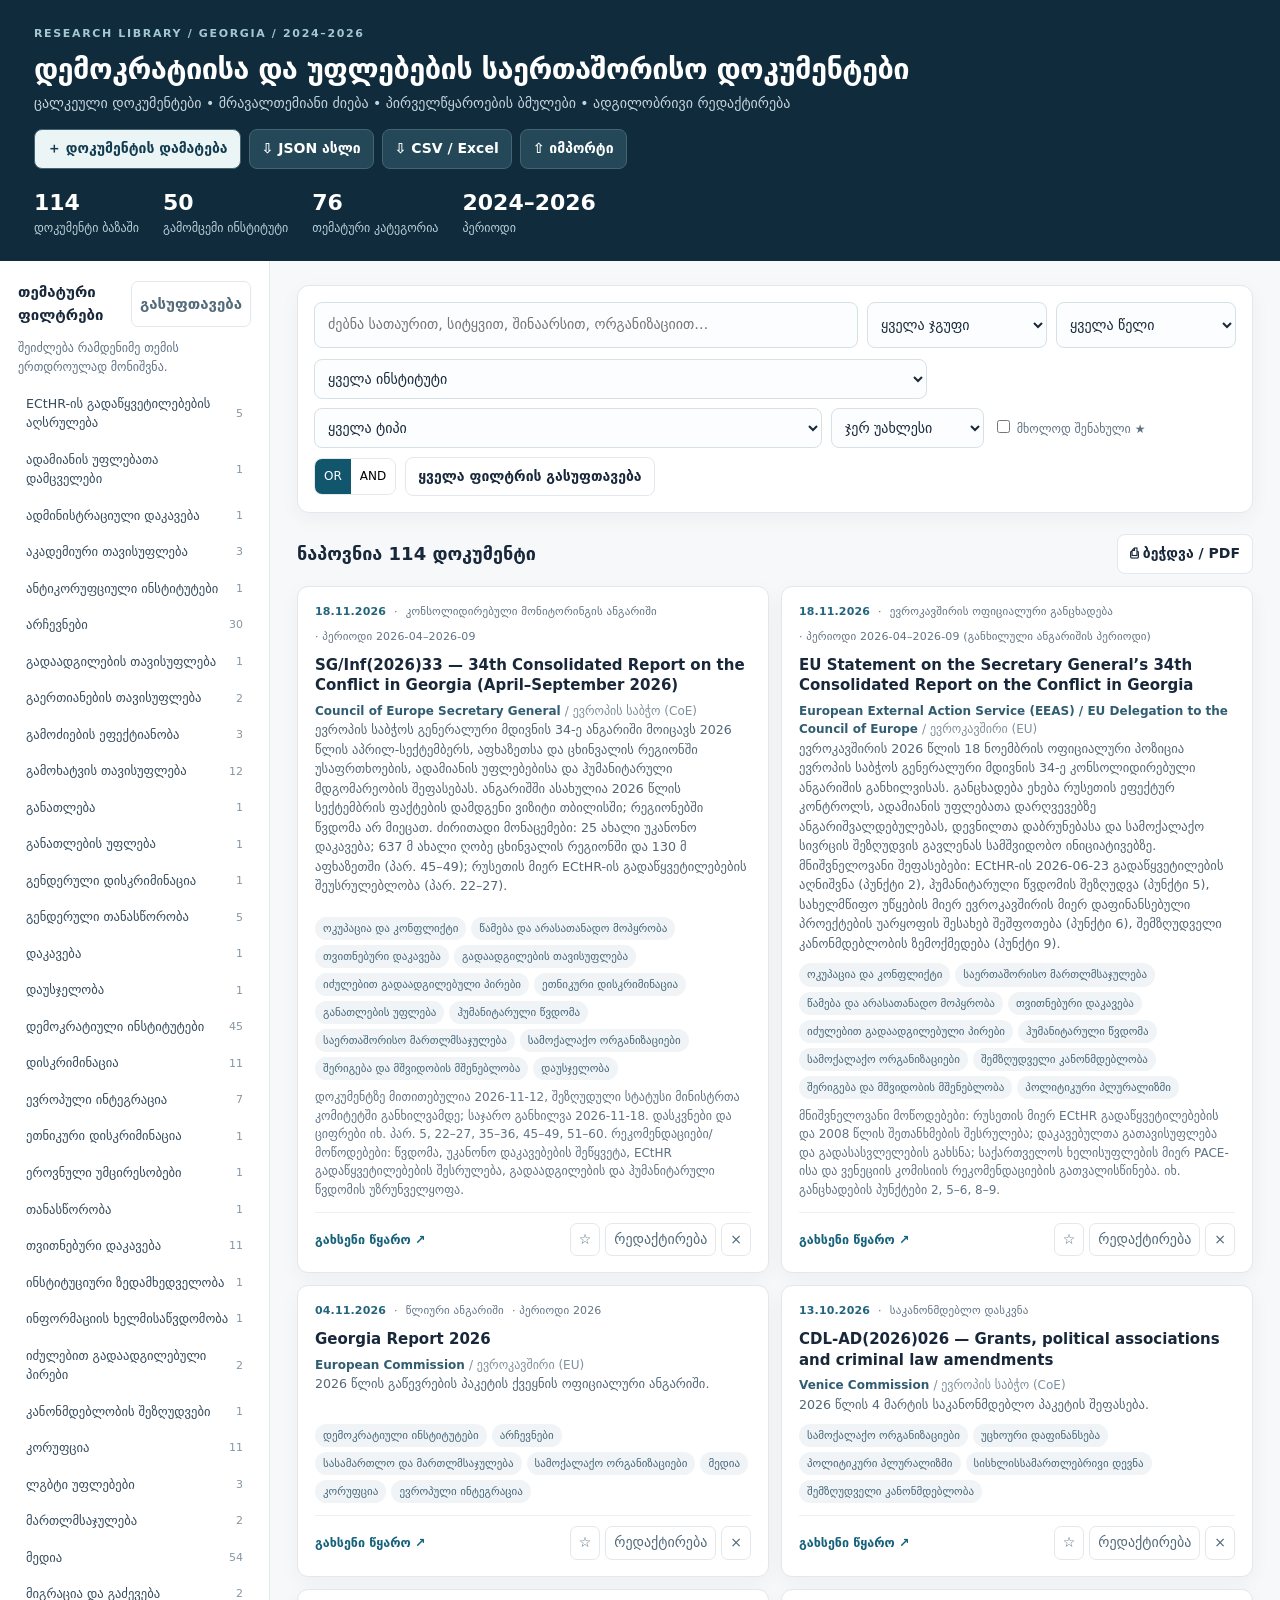
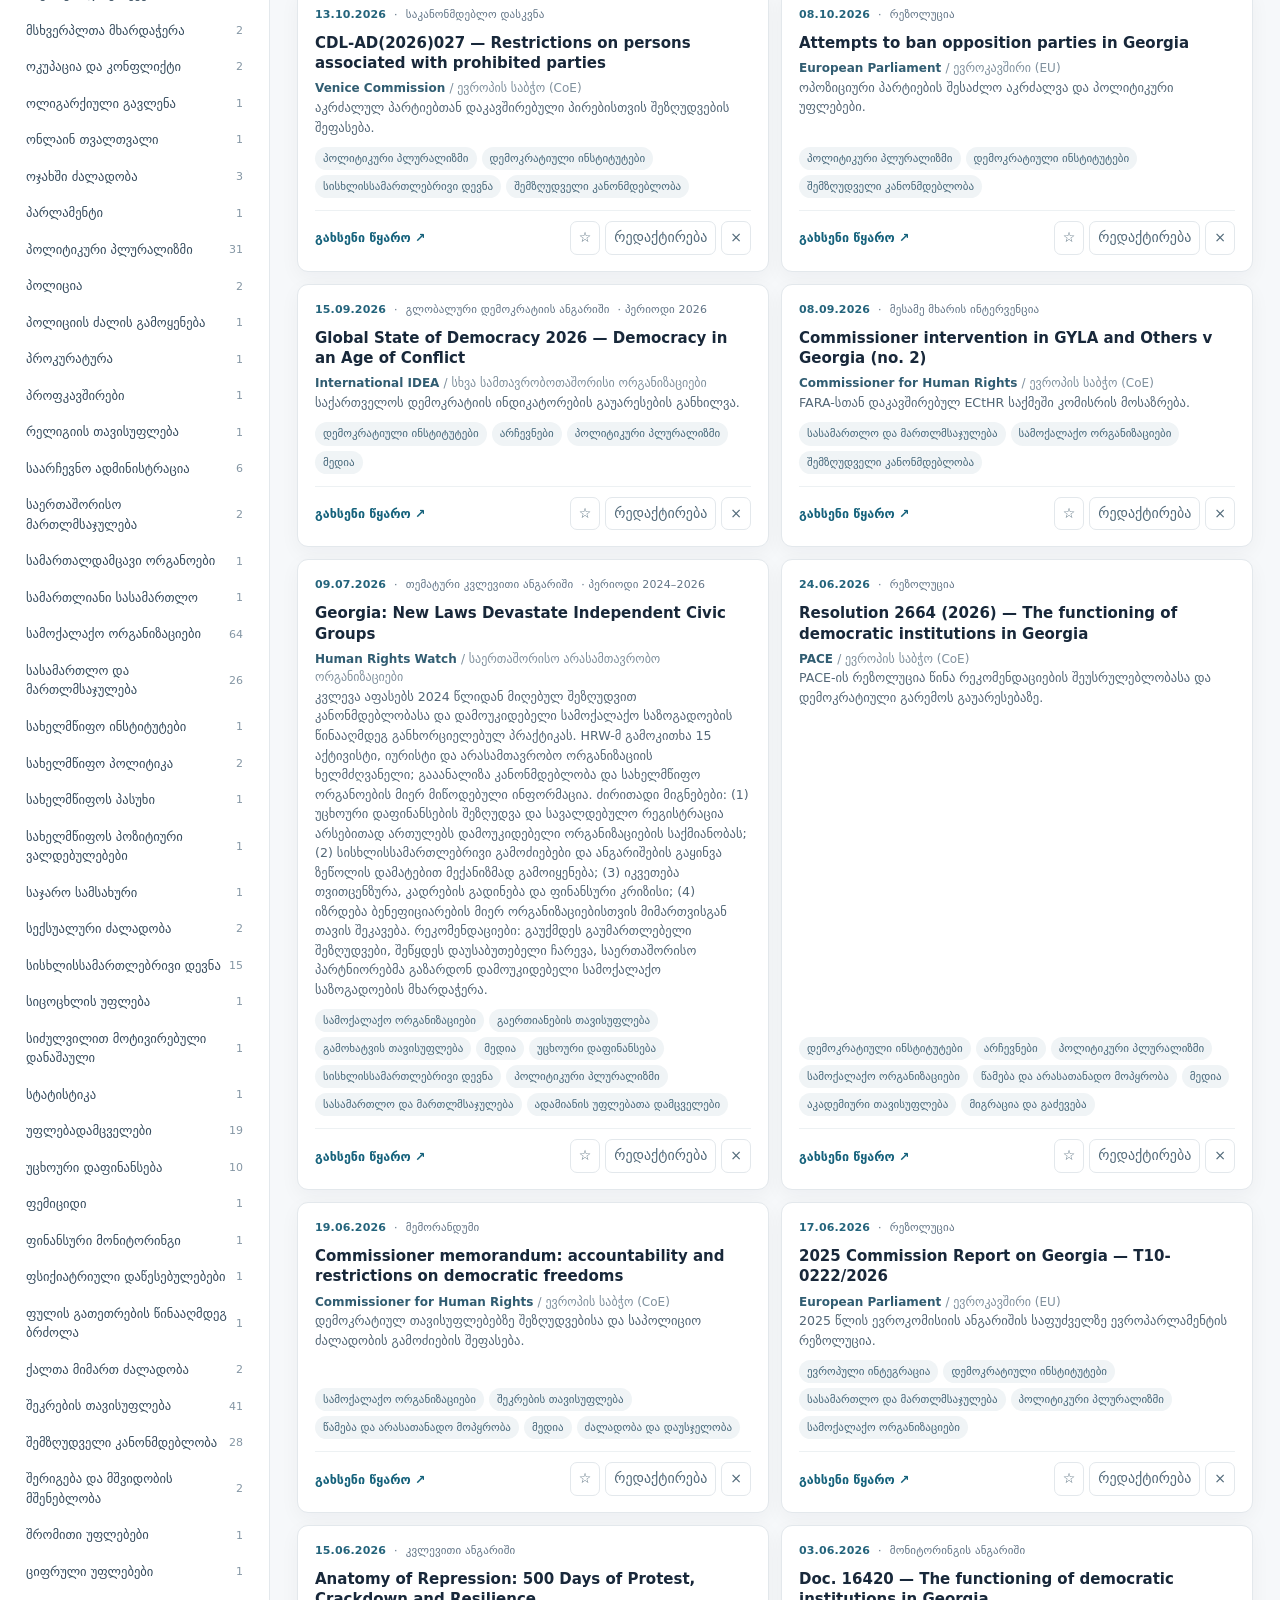
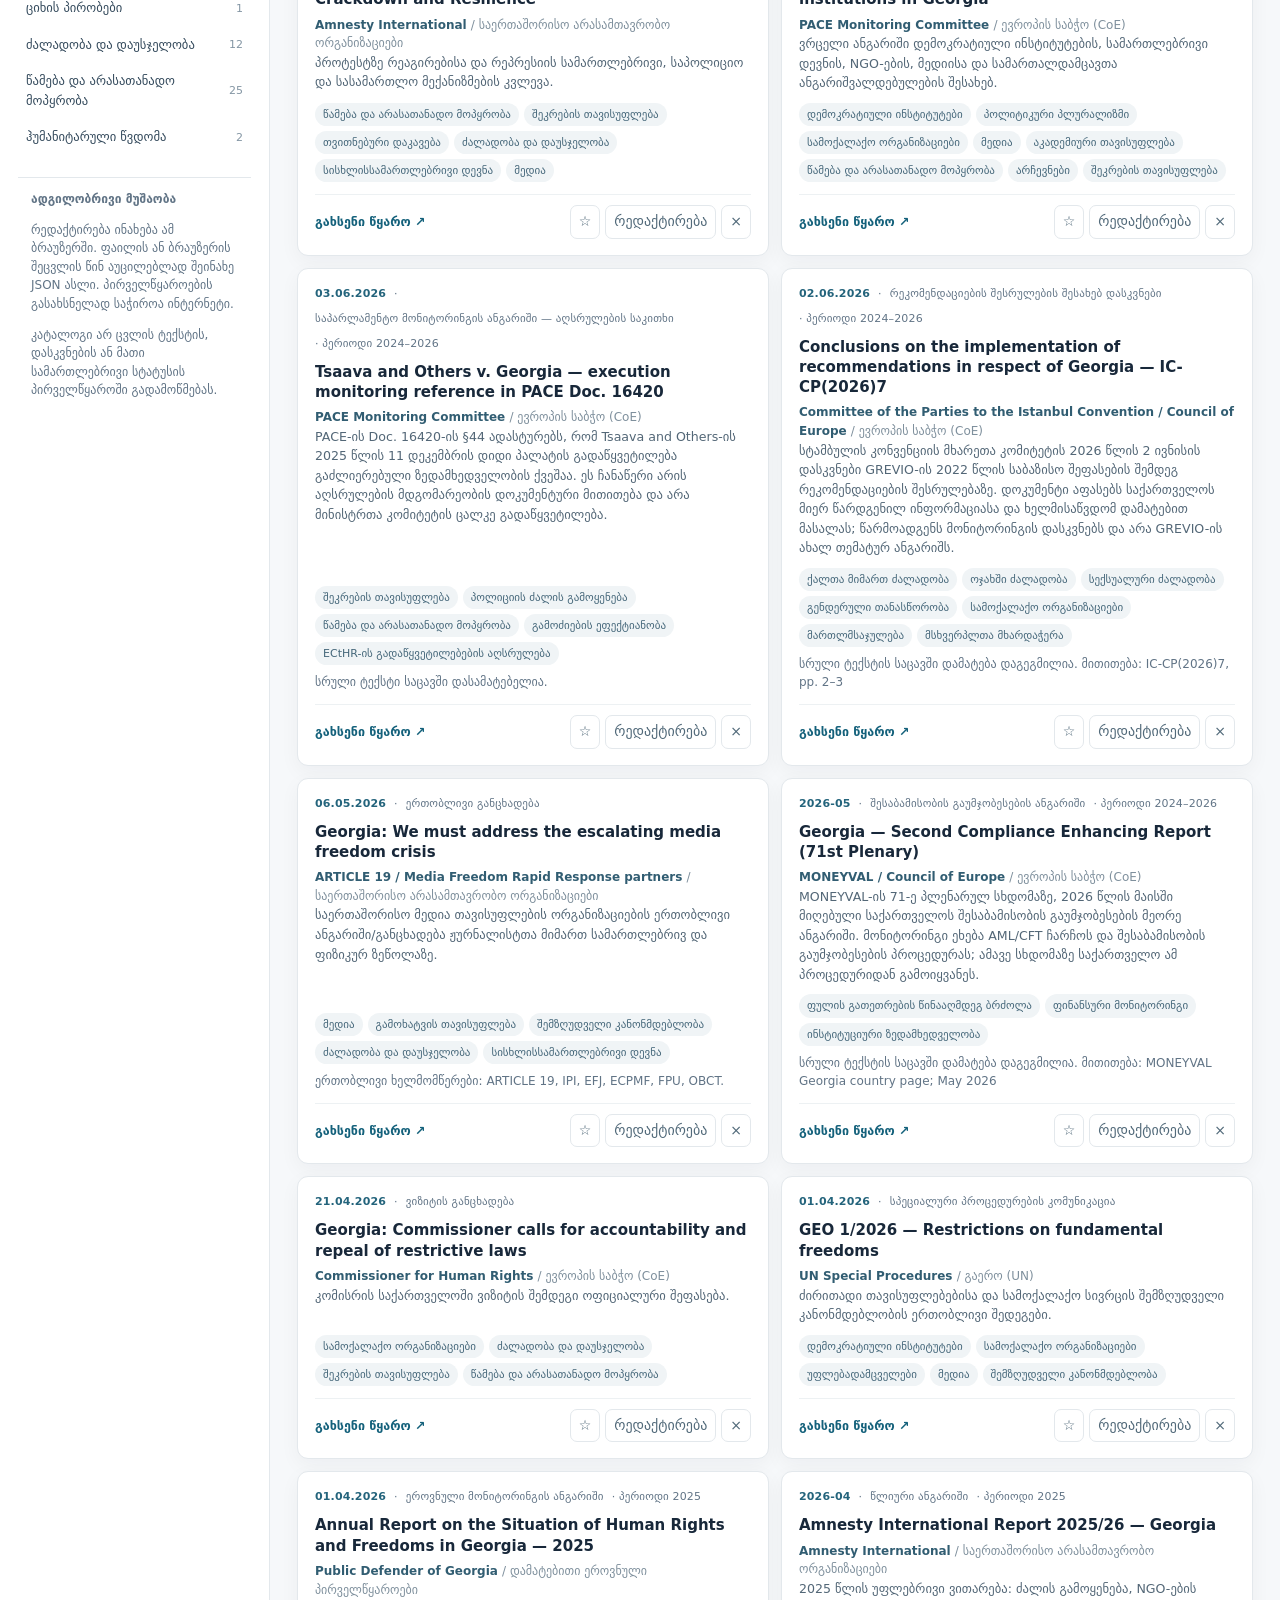
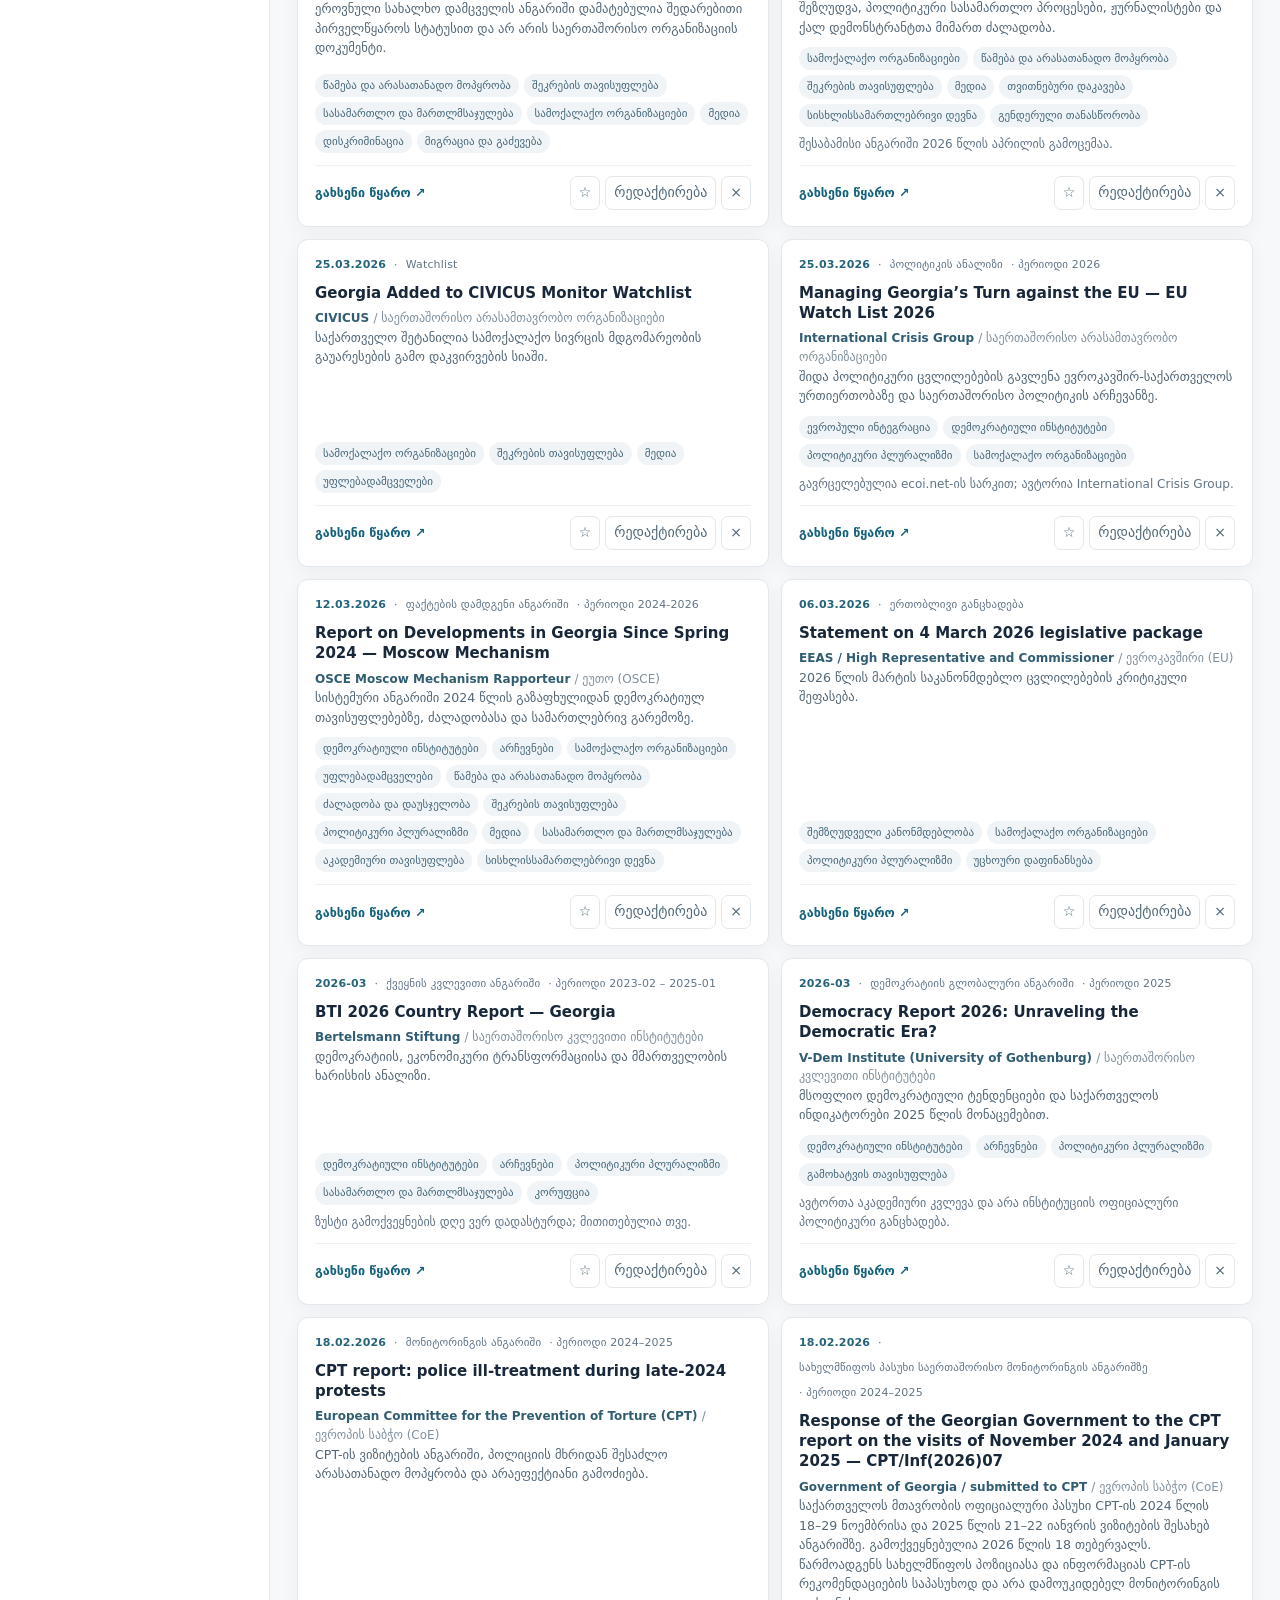
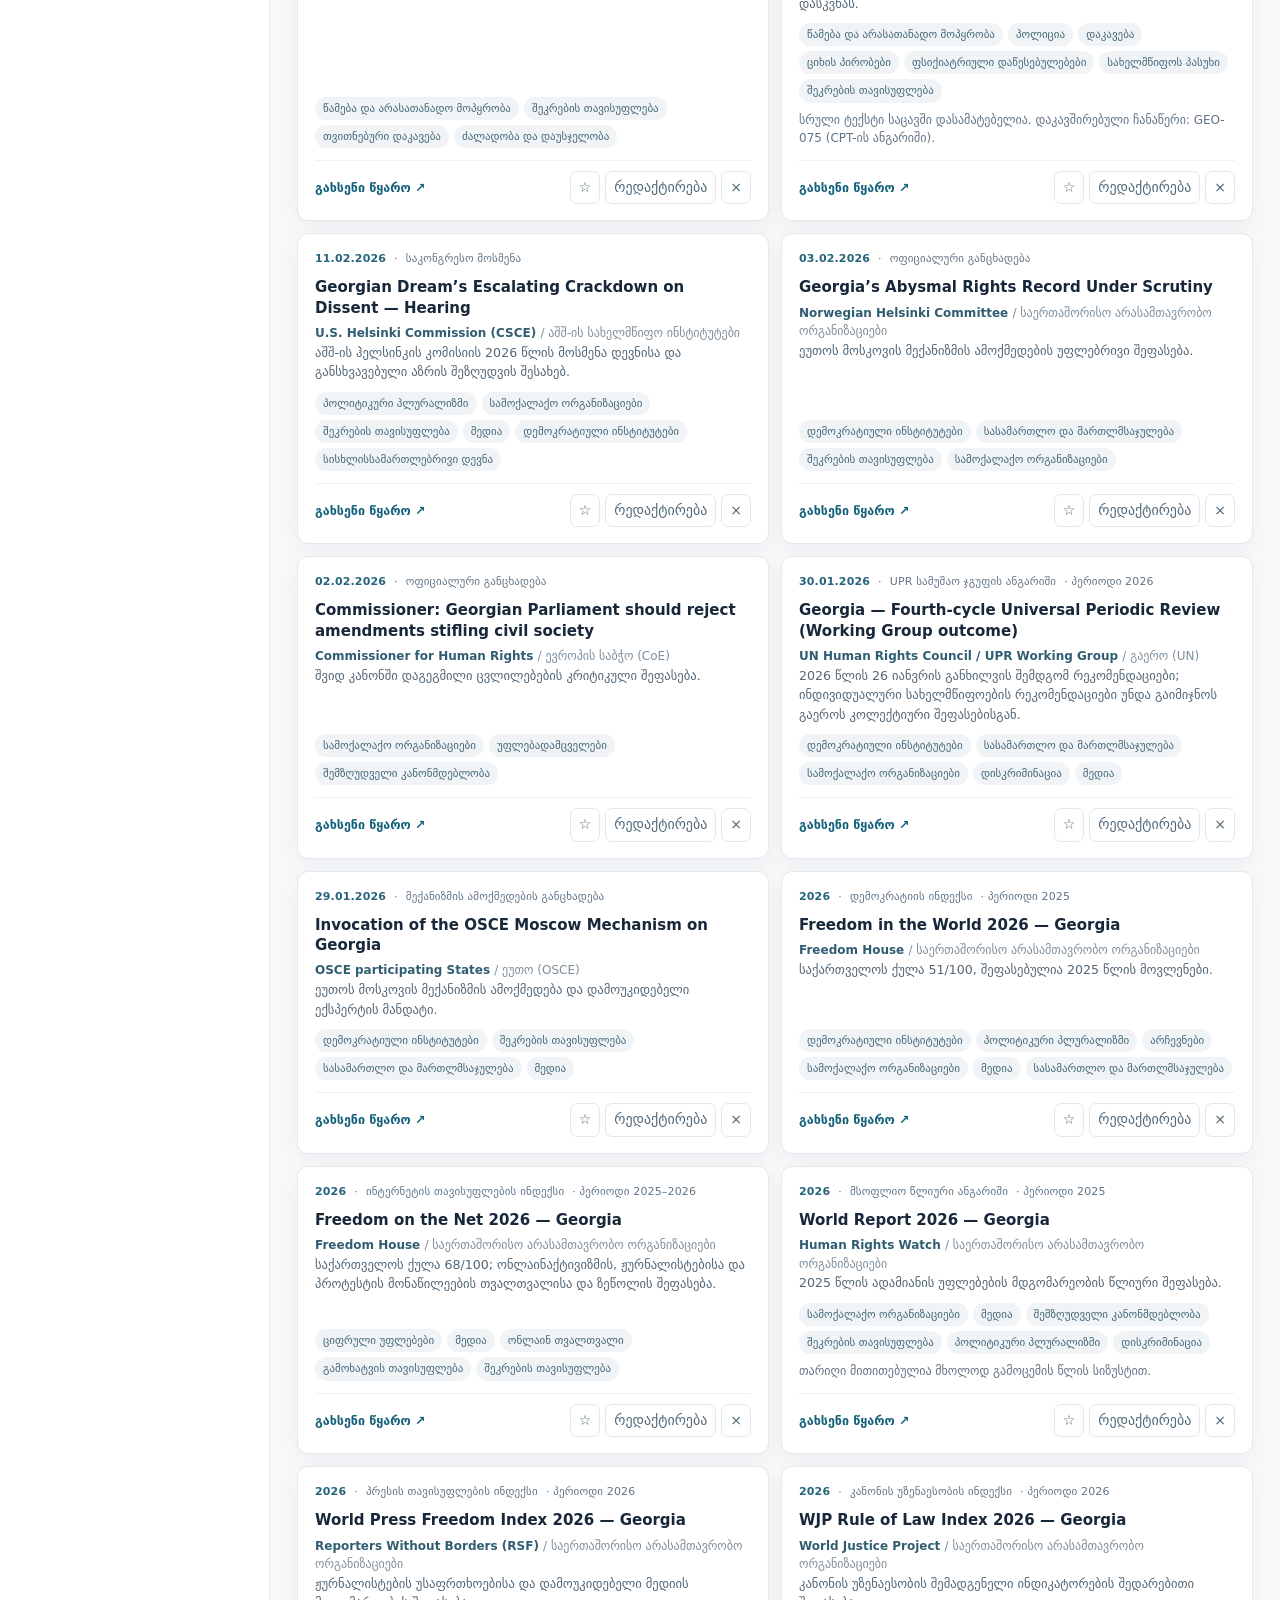
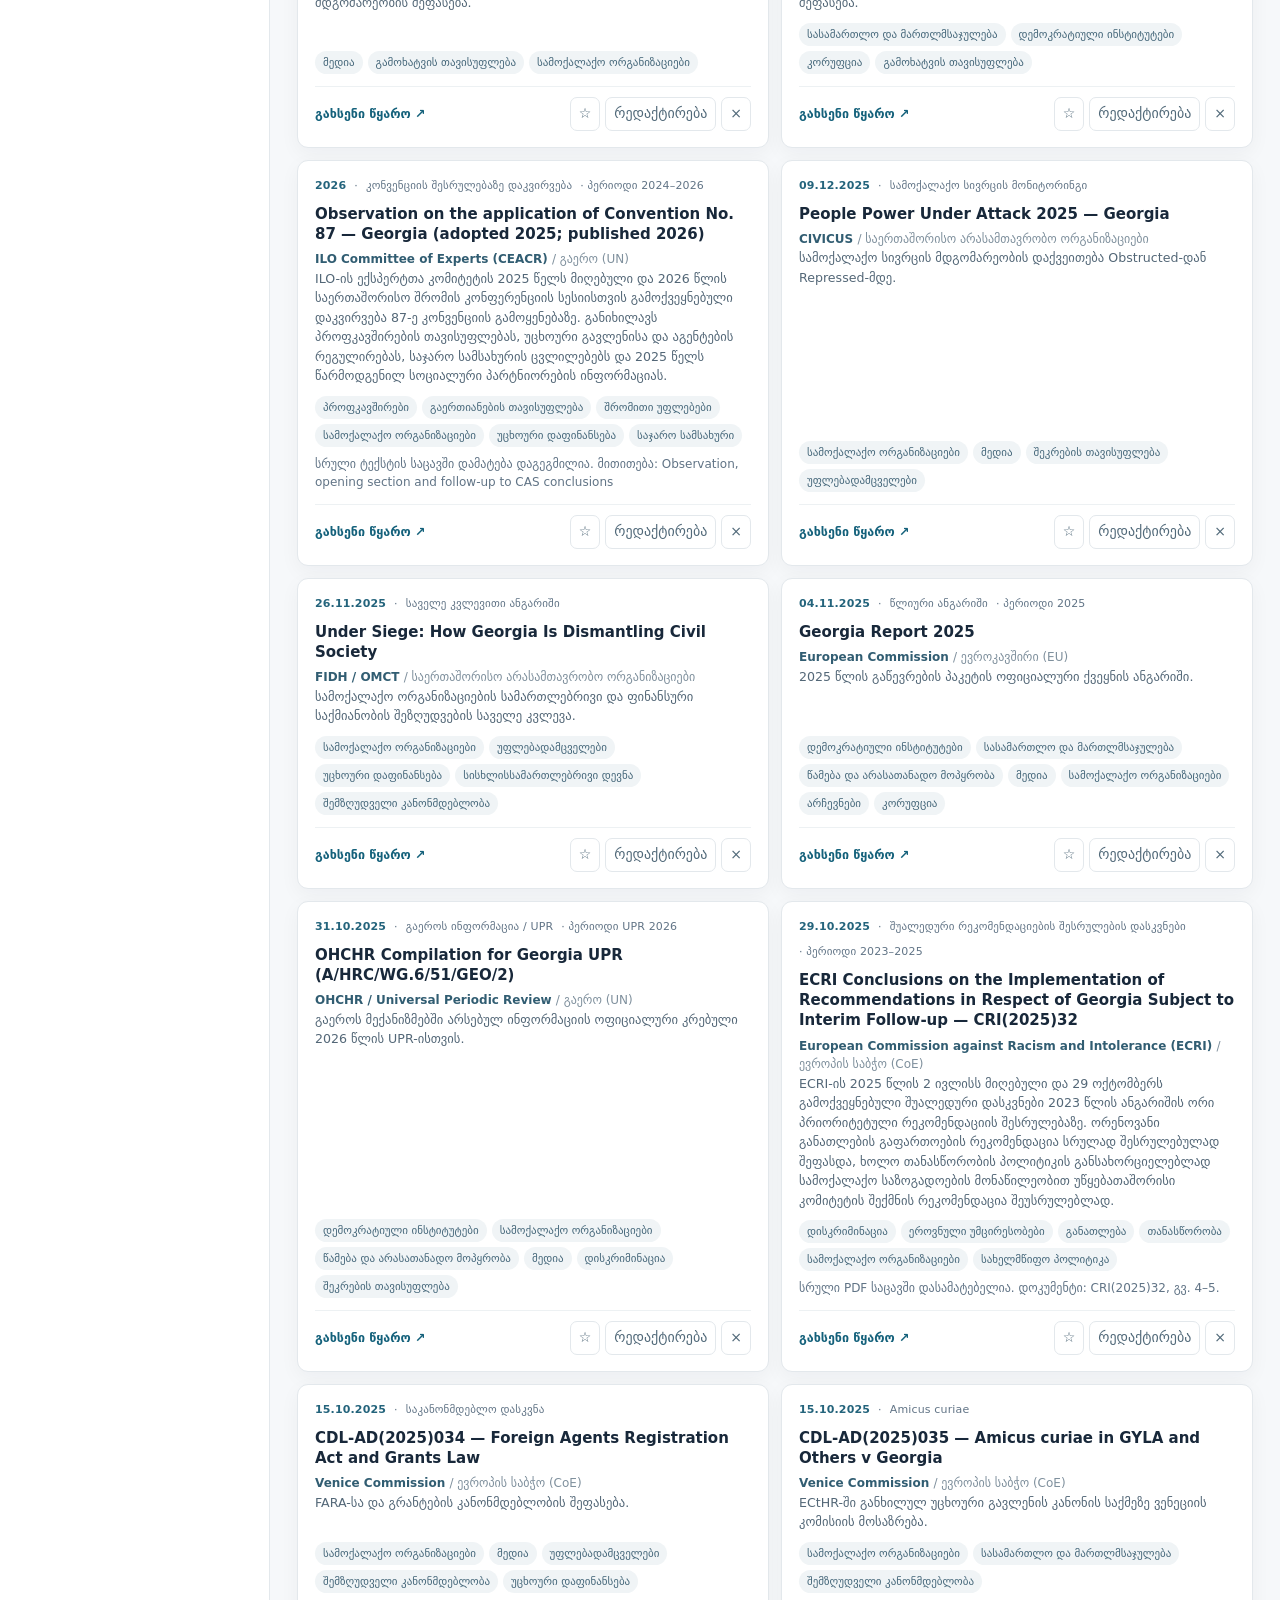
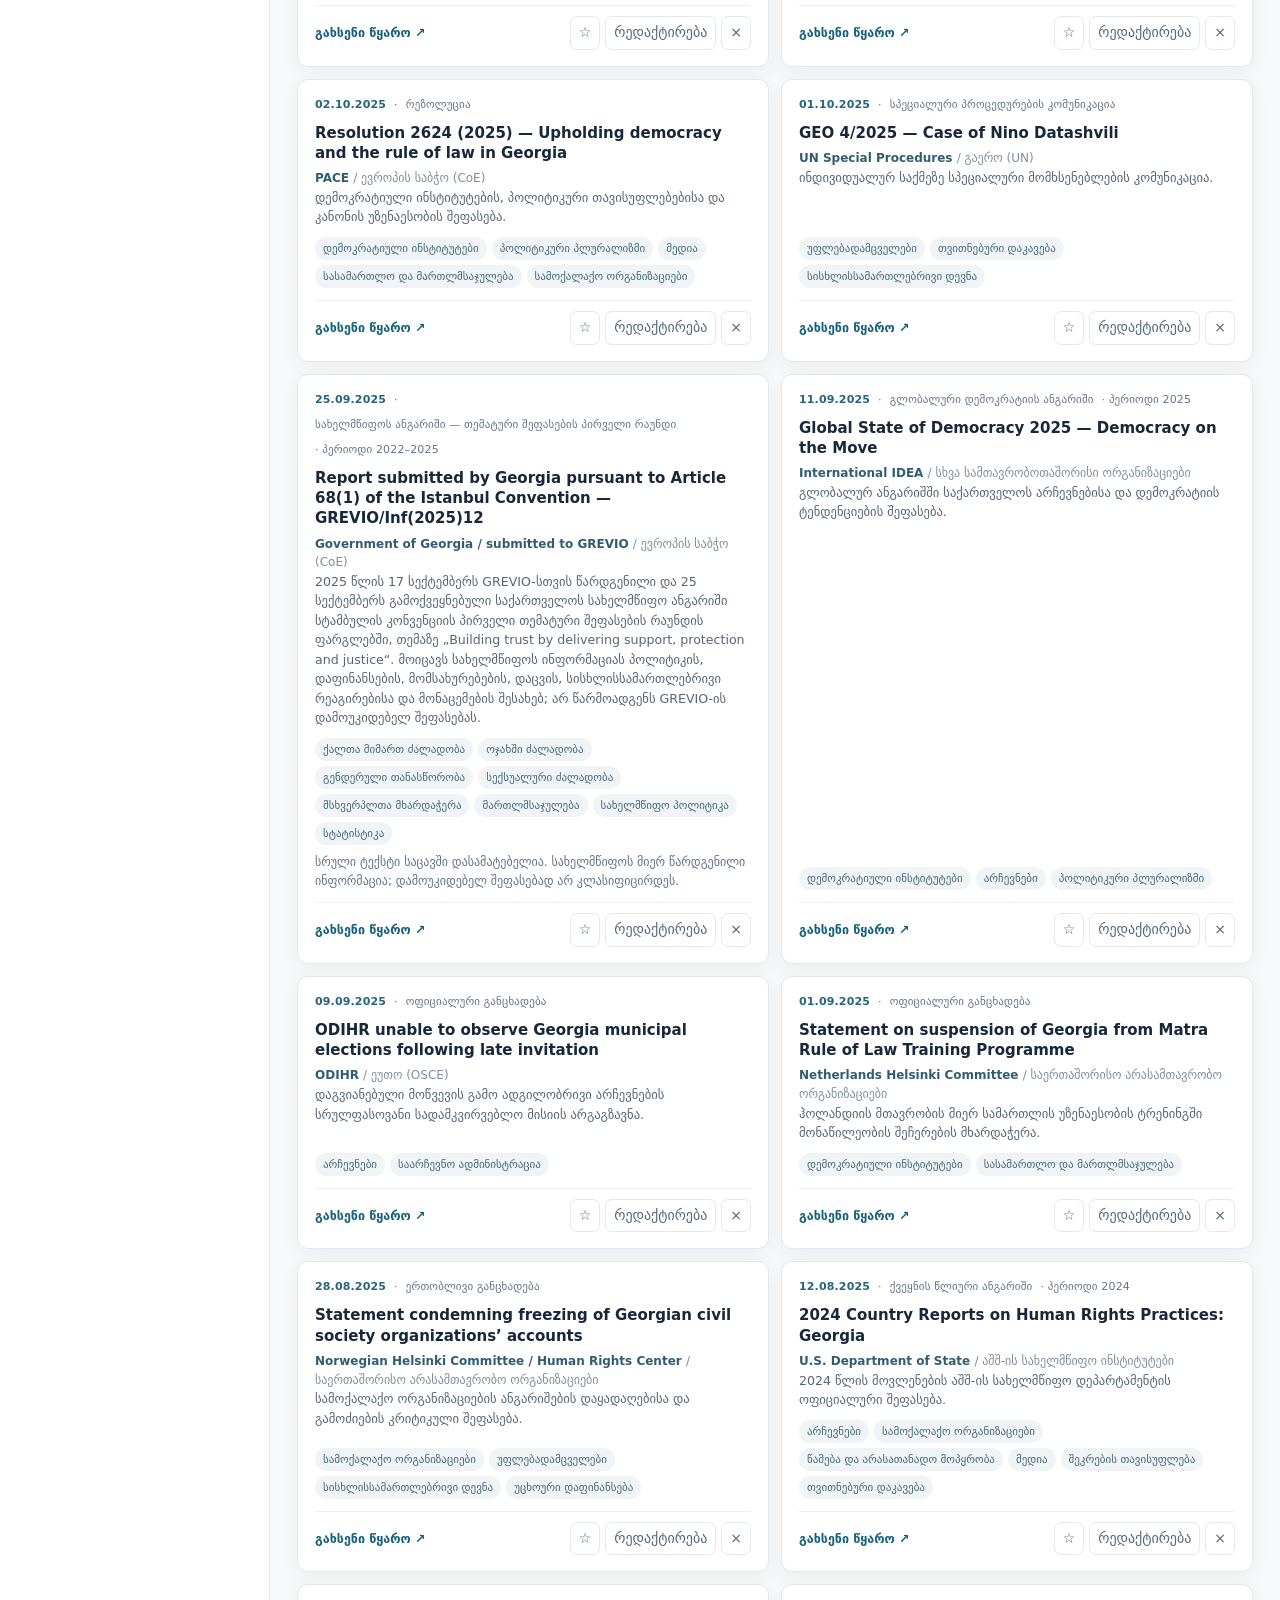
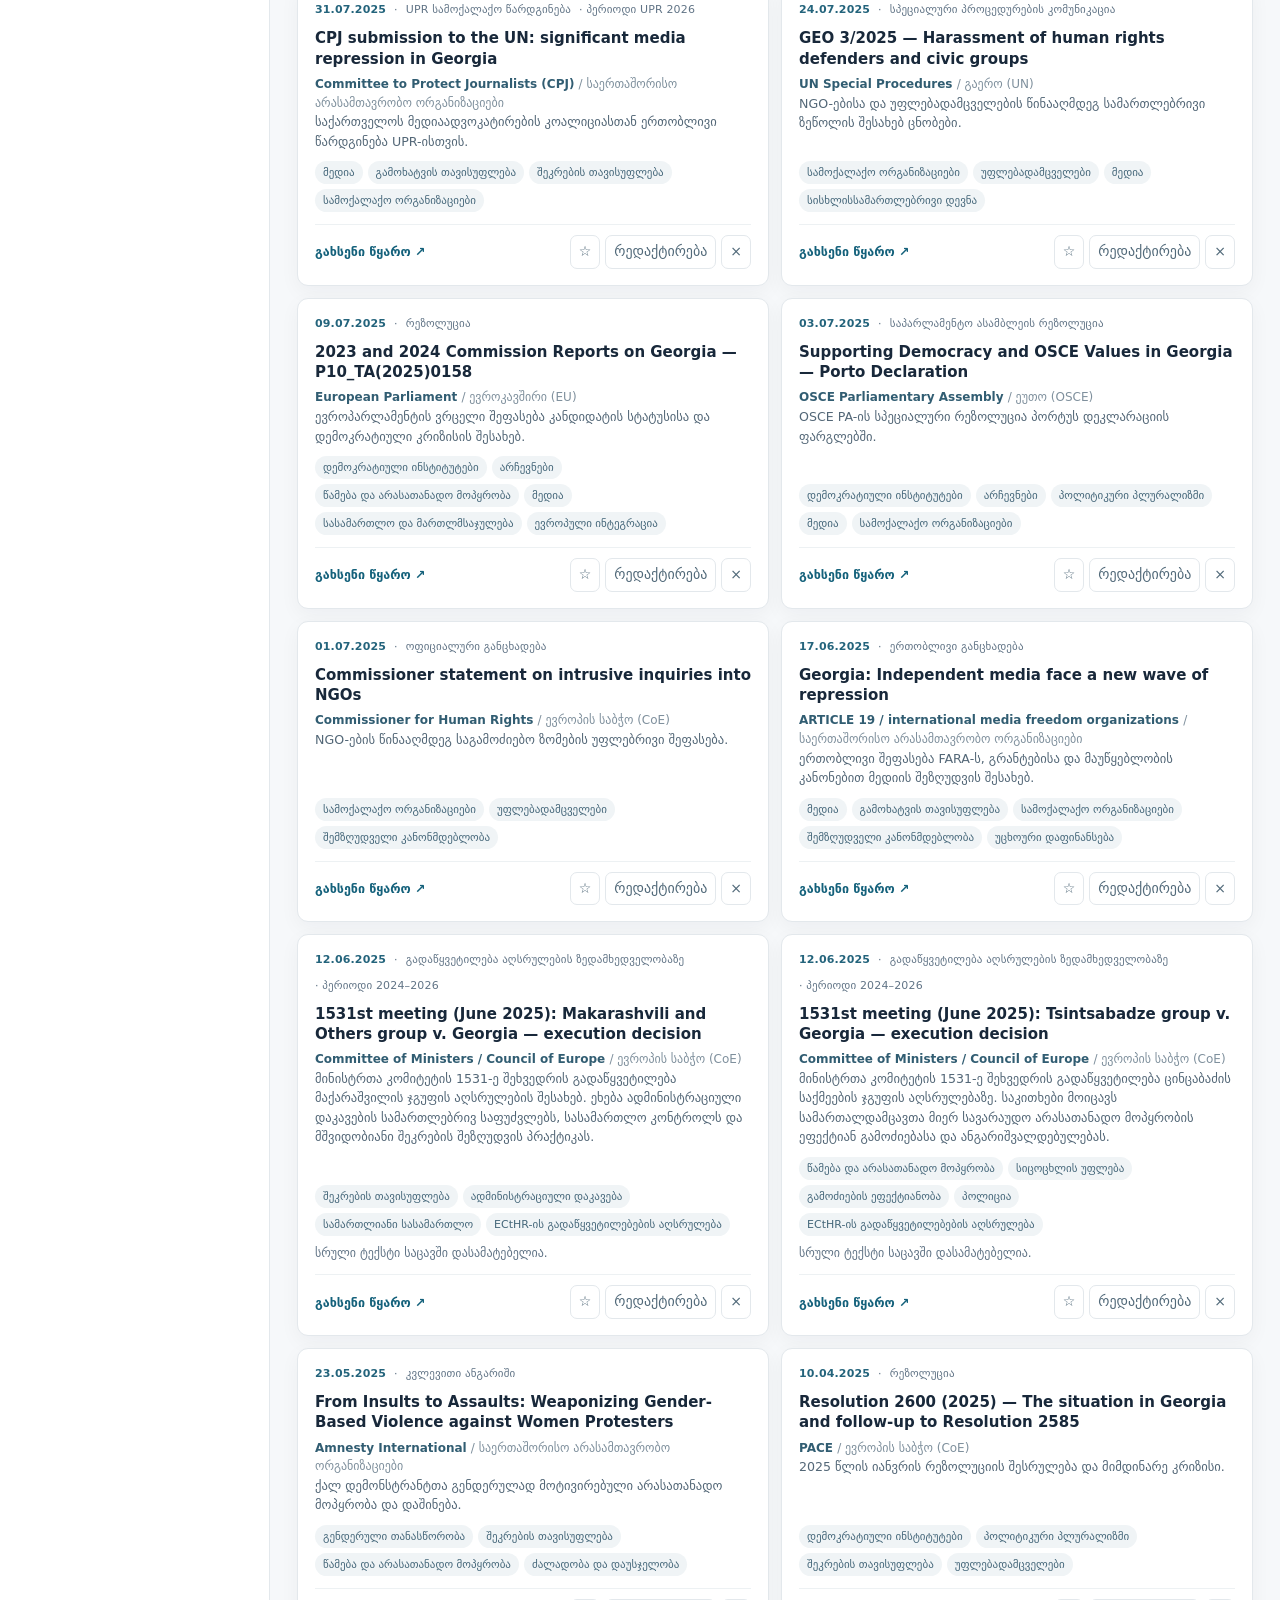
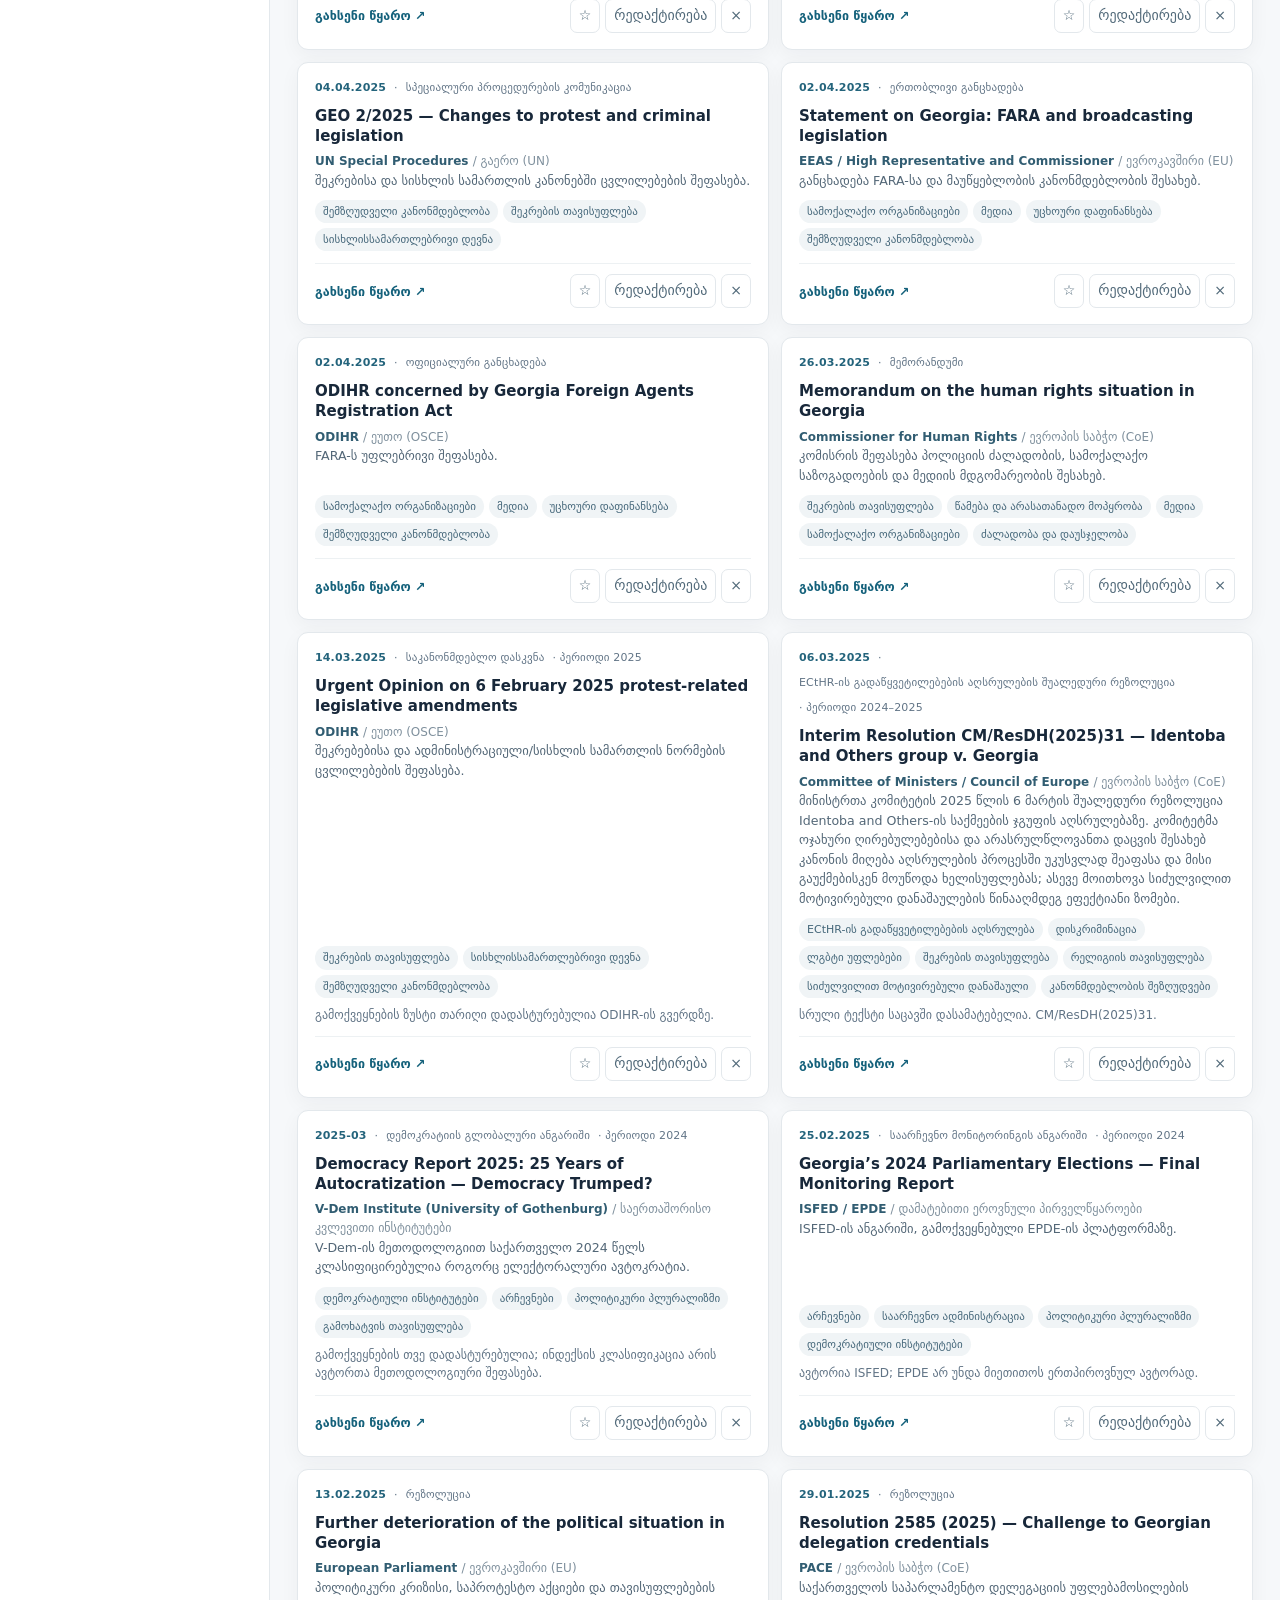
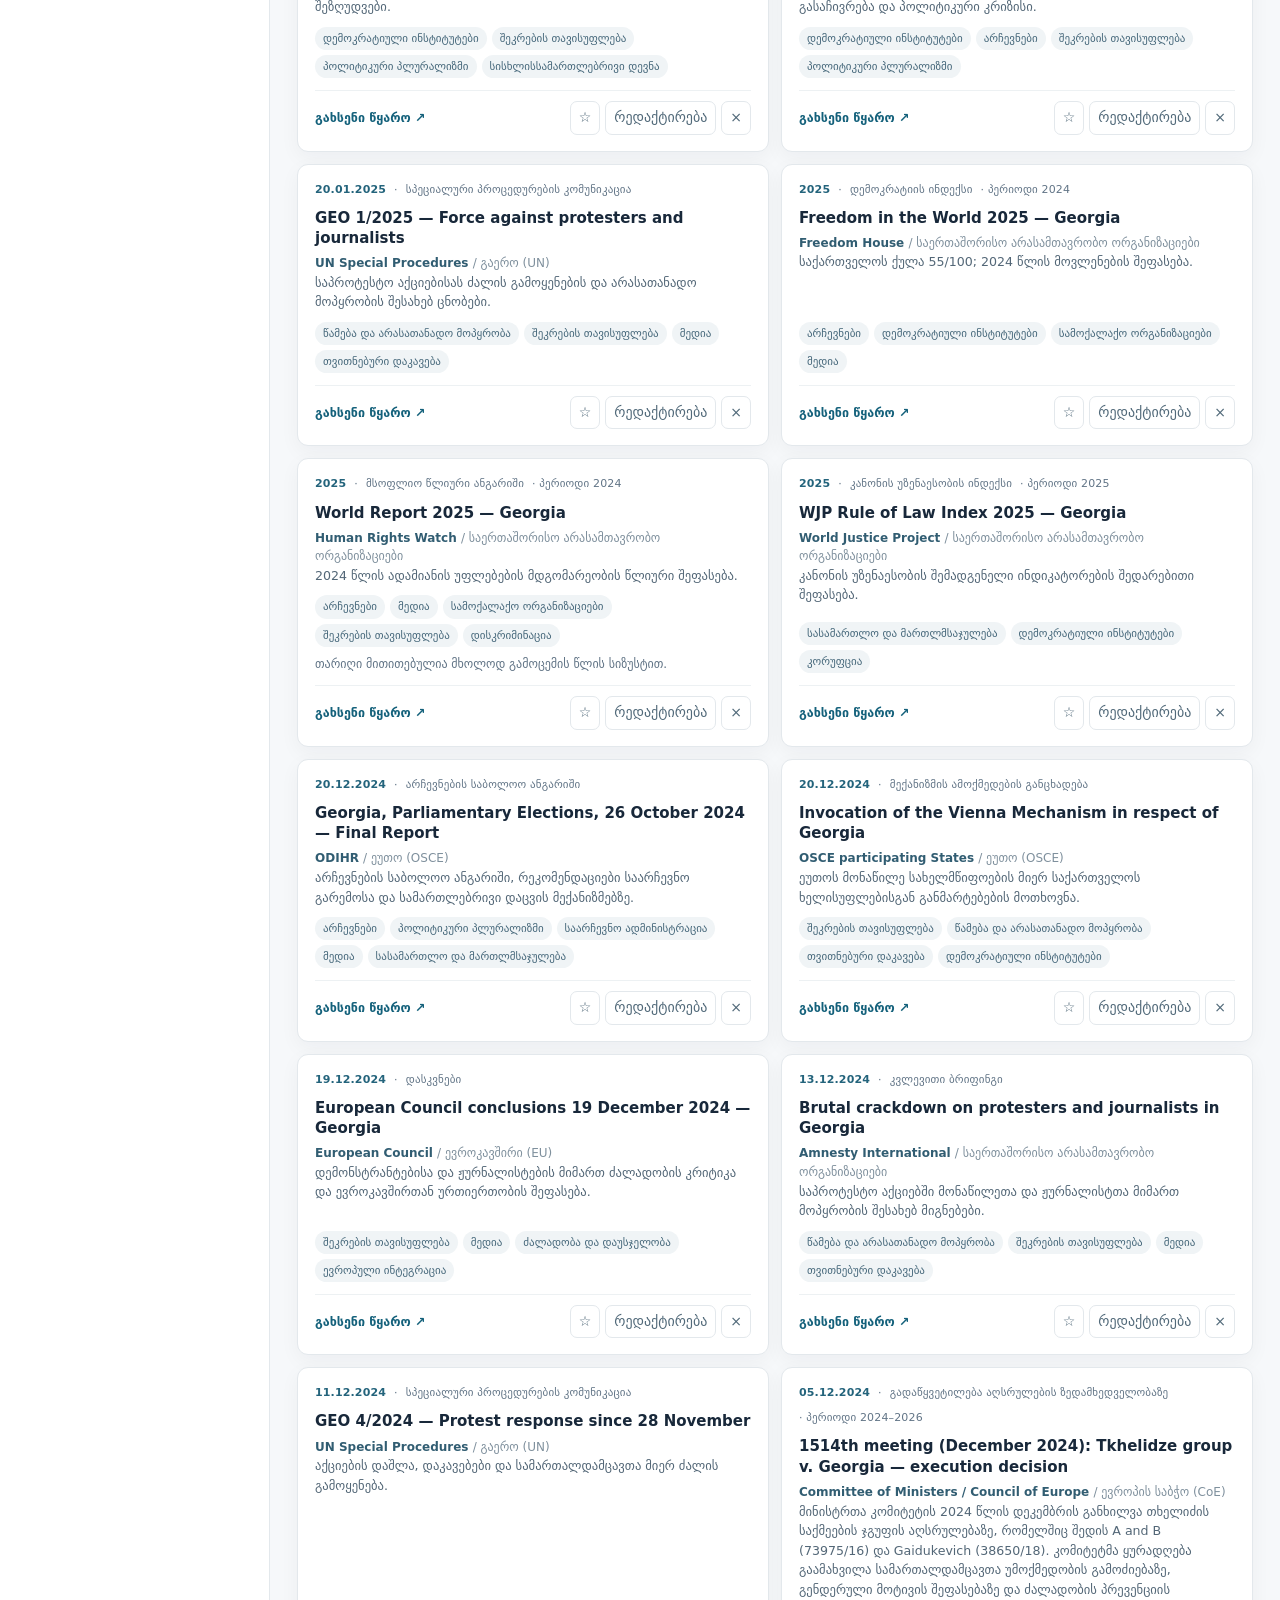
<file: index.html>
<!doctype html>
<html lang="ka">
<head>
<meta charset="UTF-8"><meta name="viewport" content="width=device-width, initial-scale=1">
<title>Georgia Democracy Monitor | საერთაშორისო დოკუმენტების კატალოგი</title>
<style>
:root{--bg:#f6f8fa;--panel:#fff;--line:#e3e8ec;--ink:#18283a;--muted:#617486;--accent:#12566e;--accentlight:#e9f3f6;--dark:#102b3b;--shadow:0 6px 20px rgba(11,31,46,.045)}
*{box-sizing:border-box}body{margin:0;background:var(--bg);color:var(--ink);font:14px/1.55 system-ui,-apple-system,"Segoe UI",Arial,sans-serif}button,input,select,textarea{font:inherit}button{cursor:pointer}a{color:var(--accent)}button:focus-visible,a:focus-visible,input:focus-visible,select:focus-visible,textarea:focus-visible{outline:3px solid #55acc3;outline-offset:2px}.top{background:var(--dark);color:#fff;padding:25px 34px 22px}.eyebrow{font-size:11px;letter-spacing:1.65px;font-weight:750;color:#a2c9d2;text-transform:uppercase}.topbar{display:flex;align-items:center;justify-content:space-between;gap:14px;flex-wrap:wrap}.top h1{font-size:clamp(20px,2.4vw,29px);line-height:1.25;letter-spacing:-.6px;margin:9px 0 6px}.top p{color:#c4d4de;max-width:850px;margin:0}.top-buttons{display:flex;gap:8px;flex-wrap:wrap}.btn{border:1px solid var(--line);border-radius:8px;padding:8px 12px;background:#fff;color:var(--ink);font-weight:650}.btn:hover{border-color:#8fb2c0}.btn.primary{background:var(--accent);color:white;border-color:var(--accent)}.top .btn{background:#244858;color:#fff;border-color:#446373}.top .btn.primary{background:#ebf5f6;color:#133b50}.kpis{display:flex;flex-wrap:wrap;gap:24px;margin-top:20px}.kpi{min-width:92px}.kpi strong{display:block;font-size:22px;line-height:1.3}.kpi span{font-size:12px;color:#b9d0da}.layout{display:grid;grid-template-columns:270px minmax(0,1fr);max-width:1700px;margin:auto;min-height:calc(100vh - 190px)}aside{background:#fff;border-right:1px solid var(--line);padding:20px 18px 60px}.aside-head{font-weight:750;font-size:15px;margin-bottom:12px;display:flex;justify-content:space-between}.topic-list{display:flex;flex-direction:column;gap:3px}.topic{width:100%;border:0;border-radius:7px;background:transparent;color:#354b5d;text-align:left;padding:7px 8px;display:flex;justify-content:space-between;gap:6px;align-items:center;font-size:12.6px}.topic:hover{background:#f4f7f8}.topic.on{background:var(--accentlight);color:var(--accent);font-weight:750}.topic .count{font-size:11px;color:#8496a4;flex:none}.side-note{margin-top:23px;padding:12px 13px;border-top:1px solid var(--line);font-size:12px;color:var(--muted)}main{padding:24px 27px 70px;min-width:0}.toolbar{background:var(--panel);border:1px solid var(--line);border-radius:12px;padding:16px;box-shadow:var(--shadow)}.row1{display:grid;grid-template-columns:minmax(250px,1fr) repeat(2,minmax(140px,180px));gap:9px}.search{width:100%;padding:11px 13px;border:1px solid #d6e1e6;border-radius:8px;background:#fbfdfe}.field{width:100%;padding:10px 9px;border:1px solid #d6e1e6;border-radius:8px;background:#fbfdfe;color:var(--ink)}.row2{display:flex;gap:9px;align-items:center;flex-wrap:wrap;margin-top:11px}.row2 .field{width:auto;min-width:145px}.mini{font-size:12px;color:var(--muted)}.toggle{display:inline-flex;border:1px solid var(--line);border-radius:8px;overflow:hidden}.toggle button{background:#fff;border:0;padding:8px 9px;font-size:12px}.toggle button.active{background:var(--accent);color:#fff}.results-bar{display:flex;align-items:center;justify-content:space-between;gap:12px;margin:21px 0 12px;flex-wrap:wrap}.results-bar h2{margin:0;font-size:18px}.active-tags{display:flex;gap:5px;flex-wrap:wrap}.chip{font-size:11px;border:1px solid #c6dce3;color:#22596a;background:#edf6f8;border-radius:40px;padding:4px 8px}.chips{display:flex;flex-wrap:wrap;gap:5px;margin-top:10px}.tag{font-size:11px;color:#45677a;background:#f0f4f6;padding:3px 8px;border-radius:40px}.cards{display:grid;grid-template-columns:repeat(2,minmax(0,1fr));gap:12px}.doc{background:#fff;border:1px solid var(--line);border-radius:11px;padding:16px 17px;box-shadow:var(--shadow);display:flex;flex-direction:column;min-height:240px}.doc .meta{font-size:11px;letter-spacing:.15px;color:var(--muted);display:flex;align-items:center;gap:8px;flex-wrap:wrap}.doc .meta strong{color:#24647c}.doc h3{font-size:15px;line-height:1.35;margin:10px 0 6px;overflow-wrap:anywhere}.doc .summary{font-size:12.6px;color:#536777;margin:0;flex:1}.doc .org{font-size:12px;color:#315d72;font-weight:650}.doc .footer{border-top:1px solid #edf1f3;margin-top:12px;padding-top:10px;display:flex;align-items:center;justify-content:space-between;gap:8px;flex-wrap:wrap}.link{color:#14617b;text-decoration:none;font-weight:750;font-size:12.5px}.link:hover{text-decoration:underline}.icon-btn{border:1px solid var(--line);background:#fff;border-radius:7px;padding:5px 8px;color:#526a7a}.icon-btn:hover{background:#f1f6f7}.fav{color:#b48a23}.empty{background:#fff;border:1px dashed #c7d6dc;border-radius:12px;padding:50px 20px;text-align:center;color:var(--muted)}.help{margin-top:19px;font-size:12px;color:var(--muted)}dialog{border:1px solid var(--line);border-radius:14px;padding:0;max-width:710px;width:calc(100% - 28px);max-height:89vh;box-shadow:0 25px 90px #14354740}dialog::backdrop{background:#07172391}.dialoghead{padding:20px 23px;background:#f5f8f9;border-bottom:1px solid var(--line)}.dialoghead h2{margin:0;font-size:18px}.dialogcontent{padding:20px 23px;overflow-y:auto;max-height:70vh}.formgrid{display:grid;grid-template-columns:1fr 1fr;gap:12px}.formgrid label{font-size:12px;font-weight:700;display:flex;flex-direction:column;gap:5px}.formgrid input,.formgrid select,.formgrid textarea{border:1px solid #cdd9df;border-radius:7px;padding:9px;width:100%;color:#253748}.span2{grid-column:span 2}.dialogfoot{padding:15px 23px;border-top:1px solid var(--line);display:flex;justify-content:space-between;gap:8px}.hint{font-size:12px;color:var(--muted)}.footer-info{margin-top:20px;font-size:12px;color:#667b89;line-height:1.8}.screen-only{position:absolute;left:-9999px}.sr-only{position:absolute;left:-9999px}
@media(max-width:1050px){.layout{grid-template-columns:210px minmax(0,1fr)}.cards{grid-template-columns:1fr}.row1{grid-template-columns:1fr 1fr}.row1 input:first-child{grid-column:span 2}main{padding:19px}}@media(max-width:700px){.layout{display:block}aside{border-right:0;border-bottom:1px solid var(--line);padding:15px}.topic-list{flex-direction:row;flex-wrap:wrap;max-height:125px;overflow:auto}.topic{width:auto}.top{padding:20px 16px}.kpis{gap:15px}main{padding:15px}.row1{grid-template-columns:1fr}.row1 input:first-child{grid-column:auto}.formgrid{grid-template-columns:1fr}.span2{grid-column:auto}}
@media print{.top-buttons,.toolbar,aside,.icon-btn,.results-bar .btn,.help,.footer-info{display:none!important}.layout{display:block}main{padding:10px}.cards{grid-template-columns:1fr}.doc{break-inside:avoid;min-height:0}.top{background:#fff;color:#000;border-bottom:1px solid #bbb}.top p,.kpi span{color:#444}}
</style>
</head>
<body>
<header class="top"><div class="topbar"><div><div class="eyebrow">RESEARCH LIBRARY / GEORGIA / 2024–2026</div><h1>დემოკრატიისა და უფლებების საერთაშორისო დოკუმენტები</h1><p>ცალკეული დოკუმენტები • მრავალთემიანი ძიება • პირველწყაროების ბმულები • ადგილობრივი რედაქტირება</p></div><div class="top-buttons"><button class="btn primary" id="addBtn">＋ დოკუმენტის დამატება</button><button class="btn" id="jsonBtn">⇩ JSON ასლი</button><button class="btn" id="csvBtn">⇩ CSV / Excel</button><button class="btn" id="importBtn">⇧ იმპორტი</button></div></div><div class="kpis"><div class="kpi"><strong id="totalKpi">—</strong><span>დოკუმენტი ბაზაში</span></div><div class="kpi"><strong id="orgKpi">—</strong><span>გამომცემი ინსტიტუტი</span></div><div class="kpi"><strong id="topicKpi">—</strong><span>თემატური კატეგორია</span></div><div class="kpi"><strong>2024–2026</strong><span>პერიოდი</span></div></div></header>
<div class="layout"><aside><div class="aside-head">თემატური ფილტრები <button id="clearTags" class="icon-btn" title="ნიშნულების გასუფთავება">გასუფთავება</button></div><div class="mini" style="margin-bottom:10px">შეიძლება რამდენიმე თემის ერთდროულად მონიშვნა.</div><div class="topic-list" id="topics"></div><div class="side-note"><strong>ადგილობრივი მუშაობა</strong><p>რედაქტირება ინახება ამ ბრაუზერში. ფაილის ან ბრაუზერის შეცვლის წინ აუცილებლად შეინახე JSON ასლი. პირველწყაროების გასახსნელად საჭიროა ინტერნეტი.</p><p>კატალოგი არ ცვლის ტექსტის, დასკვნების ან მათი სამართლებრივი სტატუსის პირველწყაროში გადამოწმებას.</p></div></aside><main>
<section class="toolbar" aria-label="ძებნა და ფილტრები"><div class="row1"><input class="search" id="search" placeholder="ძებნა სათაურით, სიტყვით, შინაარსით, ორგანიზაციით…" aria-label="მოძებნე დოკუმენტი"><select class="field" id="group" aria-label="ინსტიტუციური ჯგუფი"><option value="">ყველა ჯგუფი</option></select><select class="field" id="year" aria-label="წელი"><option value="">ყველა წელი</option><option>2024</option><option>2025</option><option>2026</option></select></div><div class="row2"><select class="field" id="org" aria-label="ინსტიტუტი"><option value="">ყველა ინსტიტუტი</option></select><select class="field" id="doctype" aria-label="დოკუმენტის ტიპი"><option value="">ყველა ტიპი</option></select><select class="field" id="sort" aria-label="დახარისხება"><option value="date_desc">ჯერ უახლესი</option><option value="date_asc">ჯერ უძველესი</option><option value="institution">ინსტიტუტით A–Z</option><option value="title">სათაურით A–Z</option></select><label class="mini"><input id="favoritesOnly" type="checkbox"> მხოლოდ შენახული ★</label><div class="toggle" aria-label="თემატური თანხვედრა"><button type="button" id="modeAny" class="active" title="რომელიმე არჩეული თემა">OR</button><button type="button" id="modeAll" title="ყველა არჩეული თემა">AND</button></div><button class="btn" id="resetBtn" type="button">ყველა ფილტრის გასუფთავება</button></div></section>
<div class="results-bar"><div><h2 id="resultCount">ძებნის შედეგები</h2><div class="active-tags" id="activeTags"></div></div><button class="btn" onclick="window.print()" title="შედეგების ბეჭდვა ან PDF-ად შენახვა">⎙ ბეჭდვა / PDF</button></div><div class="cards" id="cards" aria-live="polite"></div><div class="help">რჩევა: მაგალითად მონიშნე „წამება და არასათანადო მოპყრობა“ და „სამოქალაქო ორგანიზაციები“, შემდეგ აირჩიე AND ყველა თემის ერთ დოკუმენტში მოსაძებნად.</div><div class="footer-info">საწყისი რეესტრი: 2026-11-11. მონაცემთა ბაზის კატეგორიები და მოკლე ანოტაციები სამუშაოა; ზოგიერთ დოკუმენტს მითითებული აქვს გამომცემლის რეესტრი და არა უშუალოდ PDF. „საერთაშორისო“ და „დამატებითი ეროვნული პირველწყაროები“ ერთმანეთისგან გამიჯნულია. ეს არის სტატიკური, ადგილობრივი კატალოგი და არა ავტომატურად განახლებადი სერვისი.</div>
</main></div>
<dialog id="editor"><div class="dialoghead"><h2 id="dialogTitle">დოკუმენტი</h2></div><form id="docForm"><div class="dialogcontent"><div class="formgrid"><label>სათაური *<input name="title" required maxlength="300"></label><label>ინსტიტუტი *<input name="institution" required maxlength="120"></label><label>გამოქვეყნების თარიღი *<input name="date" required placeholder="YYYY-MM-DD ან YYYY" pattern="20(24|25|26)(-\d\d(-\d\d)?)?"></label><label>ინსტიტუციური ჯგუფი *<select name="group" required id="formGroup"></select></label><label>დოკუმენტის ტიპი *<input name="type" required placeholder="ანგარიში / რეზოლუცია / განცხადება"></label><label>საანგარიშო პერიოდი<input name="period" placeholder="მაგ. 2024–2025"></label><label class="span2">პირველწყაროს ბმული *<input name="url" type="url" required placeholder="https://..."></label><label class="span2">საკვანძო თემები (გამოყავი ; ნიშნით) *<textarea name="topics" rows="2" required></textarea></label><label class="span2">მოკლე ანოტაცია ქართულად<textarea name="summary" rows="3"></textarea></label><label class="span2">შენიშვნა, ავტორობა ან ბმულის სტატუსი<textarea name="note" rows="2"></textarea></label><label>ბმულის ტიპი<input name="link_type" placeholder="დოკუმენტი / რეესტრი"></label></div><div class="hint" style="margin-top:10px">დოკუმენტი ადგილობრივად შეინახება. JSON ასლის შენახვა რეკომენდებულია ყოველი მნიშვნელოვანი ცვლილების შემდეგ.</div></div><div class="dialogfoot"><button type="button" class="btn" id="closeDialog">გაუქმება</button><button type="submit" class="btn primary">შენახვა</button></div></form></dialog>
<input id="fileInput" type="file" hidden accept=".json,application/json,.csv,text/csv">
<script id="initialData" type="application/json">[{"id":"GEO-001","date":"2024","group":"საერთაშორისო არასამთავრობო ორგანიზაციები","institution":"Freedom House","type":"დემოკრატიის ინდექსი","title":"Freedom in the World 2024 — Georgia","topics":["დემოკრატიული ინსტიტუტები","არჩევნები","სასამართლო და მართლმსაჯულება"],"url":"https://freedomhouse.org/country/georgia/freedom-world/2024","summary":"საქართველოს ქულა 58/100; 2023 წლის მოვლენების შეფასება.","period":"2023","link_type":"წლიური გამოცემა","note":"","favorite":false},{"id":"GEO-002","date":"2024","group":"საერთაშორისო არასამთავრობო ორგანიზაციები","institution":"World Justice Project","type":"კანონის უზენაესობის ინდექსი","title":"WJP Rule of Law Index 2024 — Georgia","topics":["სასამართლო და მართლმსაჯულება","დემოკრატიული ინსტიტუტები","კორუფცია"],"url":"https://worldjusticeproject.org/rule-of-law-index/country/2024/Georgia","summary":"2024 წლის კანონის უზენაესობის საწყისი ინდიკატორები.","period":"2024","link_type":"ქვეყნის ინდექსი","note":"","favorite":false},{"id":"GEO-003","date":"2024-03-19","group":"გაერო (UN)","institution":"UN Special Rapporteur on Human Rights Defenders","type":"ვიზიტის ანგარიში","title":"Report of the Special Rapporteur on human rights defenders: Visit to Georgia (A/HRC/55/50/Add.2)","topics":["უფლებადამცველები","სამოქალაქო ორგანიზაციები","შეკრების თავისუფლება","მედია"],"url":"https://digitallibrary.un.org/record/4045556","summary":"საქართველოში უფლებადამცველთა საქმიანობის გარემოსა და მათ წინაშე არსებული საფრთხეების შეფასება.","period":"2023 წლის ვიზიტი","link_type":"დოკუმენტი","note":"","favorite":false},{"id":"GEO-004","date":"2024-04-22","group":"აშშ-ის სახელმწიფო ინსტიტუტები","institution":"U.S. Department of State","type":"ქვეყნის წლიური ანგარიში","title":"2023 Country Reports on Human Rights Practices: Georgia","topics":["სასამართლო და მართლმსაჯულება","მედია","წამება და არასათანადო მოპყრობა","შეკრების თავისუფლება","კორუფცია","სამოქალაქო ორგანიზაციები"],"url":"https://2021-2025.state.gov/reports/2023-country-reports-on-human-rights-practices/georgia/","summary":"2023 წლის უფლებრივი მდგომარეობის საბაზისო ანგარიში, გამოქვეყნებული 2024 წელს.","period":"2023","link_type":"დოკუმენტი","note":"","favorite":false},{"id":"GEO-005","date":"2024-04-25","group":"ევროკავშირი (EU)","institution":"European Parliament","type":"რეზოლუცია","title":"Attempts to reintroduce a foreign agent law in Georgia","topics":["სამოქალაქო ორგანიზაციები","მედია","შემზღუდველი კანონმდებლობა"],"url":"https://www.europarl.europa.eu/delegations/en/attempts-to-reintroduce-a-foreign-agent-/product-details/20240606DPU38970","summary":"ევროპარლამენტის კრიტიკული რეზოლუცია კანონპროექტის შესახებ.","period":"","link_type":"დოკუმენტი","note":"","favorite":false},{"id":"GEO-006","date":"2024-05-03","group":"საერთაშორისო არასამთავრობო ორგანიზაციები","institution":"Amnesty International","type":"ოფიციალური განცხადება","title":"Authorities must stop using unlawful force against peaceful protesters","topics":["შეკრების თავისუფლება","ძალადობა და დაუსჯელობა","სამოქალაქო ორგანიზაციები"],"url":"https://www.amnesty.org/en/documents/eur56/8015/2024/en/","summary":"საპროტესტო აქციებზე ძალის გამოყენებისა და ანგარიშვალდებულების საკითხები.","period":"","link_type":"დოკუმენტი","note":"","favorite":false},{"id":"GEO-007","date":"2024-05-10","group":"გაერო (UN)","institution":"UN Special Procedures","type":"სპეციალური პროცედურების კომუნიკაცია","title":"GEO 1/2024 — Foreign influence bill and protests","topics":["სამოქალაქო ორგანიზაციები","უფლებადამცველები","შეკრების თავისუფლება","მედია","შემზღუდველი კანონმდებლობა"],"url":"https://spcommreports.ohchr.org/TmSearch/SearchCode?code=GEO%201%2F2024","summary":"კომუნიკაცია უცხოური გავლენის კანონპროექტისა და პროტესტის კონტექსტში სავარაუდო დარღვევების შესახებ.","period":"","link_type":"დოკუმენტი","note":"","favorite":false},{"id":"GEO-008","date":"2024-05-13","group":"საერთაშორისო არასამთავრობო ორგანიზაციები","institution":"Netherlands Helsinki Committee","type":"ოფიციალური განცხადება","title":"Urgent Call to Uphold Democracy and Human Rights in Georgia","topics":["სამოქალაქო ორგანიზაციები","უფლებადამცველები","შეკრების თავისუფლება","მედია","შემზღუდველი კანონმდებლობა"],"url":"https://www.nhc.nl/urgent-call-to-uphold-democracy-and-human-rights-in-georgia/","summary":"NHC-ის შეფასება 2024 წლის უცხოური გავლენის კანონსა და საპროტესტო აქციებზე.","period":"","link_type":"დოკუმენტი","note":"","favorite":false},{"id":"GEO-009","date":"2024-05-21","group":"ევროპის საბჭო (CoE)","institution":"Venice Commission","type":"საკანონმდებლო დასკვნა","title":"CDL-AD(2024)020 — Law on Transparency of Foreign Influence","topics":["სამოქალაქო ორგანიზაციები","უფლებადამცველები","მედია","შემზღუდველი კანონმდებლობა","გამოხატვის თავისუფლება"],"url":"https://www.coe.int/en/web/venice-commission/-/opinion-1190","summary":"უცხოური გავლენის კანონის კონსტიტუციურ-სამართლებრივი და საერთაშორისო სტანდარტების შეფასება.","period":"","link_type":"დოკუმენტი","note":"","favorite":false},{"id":"GEO-010","date":"2024-05-30","group":"ეუთო (OSCE)","institution":"ODIHR","type":"საკანონმდებლო დასკვნა","title":"Urgent Opinion on the Law on Transparency of Foreign Influence","topics":["სამოქალაქო ორგანიზაციები","მედია","უფლებადამცველები","შემზღუდველი კანონმდებლობა"],"url":"https://odihr.osce.org/odihr/569922","summary":"ODIHR-ის სამართლებრივი შეფასება უცხოური გავლენის კანონზე.","period":"","link_type":"დოკუმენტი","note":"","favorite":false},{"id":"GEO-011","date":"2024-06-05","group":"აშშ-ის სახელმწიფო ინსტიტუტები","institution":"U.S. Helsinki Commission (CSCE)","type":"საკონგრესო მოსმენა","title":"Supporting Georgia’s Sovereignty and Democracy — Hearing","topics":["დემოკრატიული ინსტიტუტები","სამოქალაქო ორგანიზაციები","არჩევნები","ევროპული ინტეგრაცია","მედია"],"url":"https://www.govinfo.gov/app/details/CHRG-118jhrg55937","summary":"აშშ-ის ჰელსინკის კომისიის მოსმენა საქართველოს დემოკრატიის შესახებ.","period":"","link_type":"დოკუმენტი","note":"","favorite":false},{"id":"GEO-012","date":"2024-06-22","group":"ევროპის საბჭო (CoE)","institution":"Venice Commission","type":"საკანონმდებლო დასკვნა","title":"CDL-AD(2024)010 — Electoral administration amendments","topics":["არჩევნები","დემოკრატიული ინსტიტუტები","საარჩევნო ადმინისტრაცია"],"url":"https://www.coe.int/en/web/venice-commission/-/opinion-1179","summary":"საარჩევნო ადმინისტრაციის დაკომპლექტება და დამოუკიდებლობა.","period":"","link_type":"დოკუმენტი","note":"","favorite":false},{"id":"GEO-013","date":"2024-06-22","group":"ევროპის საბჭო (CoE)","institution":"Venice Commission","type":"საკანონმდებლო დასკვნა","title":"CDL-AD(2024)021 — Family values legislative package","topics":["დისკრიმინაცია","ლგბტი უფლებები","გამოხატვის თავისუფლება","შემზღუდველი კანონმდებლობა"],"url":"https://www.coe.int/en/web/venice-commission/-/opinion-1188","summary":"ლგბტი უფლებების, პირადი ცხოვრებისა და გამოხატვის შეზღუდვების შეფასება.","period":"","link_type":"დოკუმენტი","note":"","favorite":false},{"id":"GEO-014","date":"2024-06-22","group":"ევროპის საბჭო (CoE)","institution":"Venice Commission","type":"საკანონმდებლო დასკვნა","title":"CDL-AD(2024)023 — Abolition of gender quotas","topics":["არჩევნები","გენდერული თანასწორობა","დისკრიმინაცია"],"url":"https://www.coe.int/en/web/venice-commission/-/opinion-1189","summary":"ქალთა პოლიტიკური წარმომადგენლობის გარანტიები და გენდერული კვოტების გაუქმება.","period":"","link_type":"დოკუმენტი","note":"","favorite":false},{"id":"GEO-015","date":"2024-06-27","group":"ევროკავშირი (EU)","institution":"European Council","type":"დასკვნები","title":"European Council conclusions — Georgia accession process effectively halted","topics":["დემოკრატიული ინსტიტუტები","სამოქალაქო ორგანიზაციები","შემზღუდველი კანონმდებლობა","ევროპული ინტეგრაცია"],"url":"https://www.consilium.europa.eu/media/qa3lblga/euco-conclusions-27062024-en.pdf","summary":"კანონის გამო ევროკავშირში გაწევრების პროცესის ფაქტობრივი შეჩერების შეფასება.","period":"","link_type":"დოკუმენტი","note":"","favorite":false},{"id":"GEO-016","date":"2024-06-27","group":"ევროპის საბჭო (CoE)","institution":"PACE","type":"რეზოლუცია","title":"Resolution 2561 (2024) — Challenges to democracy in Georgia","topics":["დემოკრატიული ინსტიტუტები","არჩევნები","სამოქალაქო ორგანიზაციები","მედია","შემზღუდველი კანონმდებლობა"],"url":"https://pace.coe.int/en/files/33694/html","summary":"საპარლამენტო ასამბლეის რეზოლუცია დემოკრატიულ გარემოსა და ინსტიტუციურ განვითარებაზე.","period":"","link_type":"დოკუმენტი","note":"","favorite":false},{"id":"GEO-017","date":"2024-08-29","group":"გაერო (UN)","institution":"UN Special Procedures","type":"სპეციალური პროცედურების კომუნიკაცია","title":"GEO 2/2024 — Attacks and intimidation against human rights defenders","topics":["უფლებადამცველები","სამოქალაქო ორგანიზაციები","ძალადობა და დაუსჯელობა"],"url":"https://spcommreports.ohchr.org/TmSearch/SearchCode?code=GEO%202%2F2024","summary":"უფლებადამცველების დაშინებისა და ფიზიკური თავდასხმების შესახებ შეტყობინებები.","period":"","link_type":"დოკუმენტი","note":"","favorite":false},{"id":"GEO-018","date":"2024-09-16","group":"გაერო (UN)","institution":"UN Special Procedures","type":"სპეციალური პროცედურების კომუნიკაცია","title":"GEO 3/2024 — Family values legislative package","topics":["დისკრიმინაცია","ლგბტი უფლებები","შემზღუდველი კანონმდებლობა","გამოხატვის თავისუფლება"],"url":"https://spcommreports.ohchr.org/TmSearch/SearchCode?code=GEO%203%2F2024","summary":"ლგბტი ადამიანების უფლებების მიმართ დისკრიმინაციული საკანონმდებლო რისკები.","period":"","link_type":"დოკუმენტი","note":"","favorite":false},{"id":"GEO-019","date":"2024-10-09","group":"ევროკავშირი (EU)","institution":"European Parliament","type":"რეზოლუცია","title":"Democratic backsliding and threats to political pluralism in Georgia","topics":["დემოკრატიული ინსტიტუტები","პოლიტიკური პლურალიზმი","მედია","სამოქალაქო ორგანიზაციები"],"url":"https://oeil.europarl.europa.eu/oeil/en/document-summary?id=1791874","summary":"პოლიტიკური პლურალიზმისა და დემოკრატიის მდგომარეობის რეზოლუცია.","period":"","link_type":"დოკუმენტი","note":"","favorite":false},{"id":"GEO-020","date":"2024-10-16","group":"აშშ-ის სახელმწიფო ინსტიტუტები","institution":"U.S. Helsinki Commission (CSCE)","type":"კომისიის განცხადება","title":"Statement Ahead of Georgian Parliamentary Election","topics":["არჩევნები","პოლიტიკური პლურალიზმი","დემოკრატიული ინსტიტუტები"],"url":"https://www.csce.gov/press-releases/us-helsinki-commissioners-issue-statement-ahead-of-georgian-parliamentary-election","summary":"2024 წლის არჩევნებამდე კომისრების ერთობლივი პოლიტიკური განცხადება.","period":"","link_type":"დოკუმენტი","note":"","favorite":false},{"id":"GEO-021","date":"2024-10-24","group":"საერთაშორისო არასამთავრობო ორგანიზაციები","institution":"Norwegian Helsinki Committee","type":"ქვეყნის პროფილი","title":"Norwegian Helsinki Committee — Georgia Country Profile","topics":["დემოკრატიული ინსტიტუტები","მედია","არჩევნები","სამოქალაქო ორგანიზაციები","პოლიტიკური პლურალიზმი"],"url":"https://nhc.no/en/georgia/","summary":"ქვეყნის პოლიტიკური და უფლებრივი გარემოს მიმოხილვა.","period":"","link_type":"განახლებადი პროფილი","note":"","favorite":false},{"id":"GEO-022","date":"2024-10-27","group":"ეუთო (OSCE)","institution":"ODIHR / International Election Observation Mission","type":"არჩევნების წინასწარი შეფასება","title":"Preliminary findings on the 26 October 2024 parliamentary elections","topics":["არჩევნები","პოლიტიკური პლურალიზმი","საარჩევნო ადმინისტრაცია","დემოკრატიული ინსტიტუტები"],"url":"https://odihr.osce.org/odihr/elections/georgia","summary":"არჩევნების საერთაშორისო დამკვირვებლების წინასწარი მიგნებები.","period":"","link_type":"რეესტრი","note":"","favorite":false},{"id":"GEO-023","date":"2024-10-30","group":"ევროკავშირი (EU)","institution":"European Commission","type":"წლიური ანგარიში","title":"Georgia Report 2024","topics":["დემოკრატიული ინსტიტუტები","არჩევნები","სასამართლო და მართლმსაჯულება","სამოქალაქო ორგანიზაციები","მედია","კორუფცია","დისკრიმინაცია"],"url":"https://enlargement.ec.europa.eu/georgia-report-2024_en","summary":"ევროკომისიის ქვეყნის ყოვლისმომცველი ყოველწლიური ანგარიში.","period":"2024","link_type":"დოკუმენტი","note":"","favorite":false},{"id":"GEO-024","date":"2024-11-28","group":"ევროკავშირი (EU)","institution":"European Parliament","type":"რეზოლუცია","title":"Georgia democratic crisis following October 2024 parliamentary elections","topics":["არჩევნები","დემოკრატიული ინსტიტუტები","პოლიტიკური პლურალიზმი","საარჩევნო ადმინისტრაცია"],"url":"https://oeil.europarl.europa.eu/oeil/en/document-summary?id=1797584","summary":"2024 წლის საპარლამენტო არჩევნების შემდგომი კრიზისისა და სადავო საარჩევნო გარემოს შეფასება.","period":"","link_type":"დოკუმენტი","note":"","favorite":false},{"id":"GEO-025","date":"2024-12-04","group":"საერთაშორისო არასამთავრობო ორგანიზაციები","institution":"CIVICUS","type":"სამოქალაქო სივრცის მონიტორინგი","title":"People Power Under Attack 2024 — Georgia","topics":["სამოქალაქო ორგანიზაციები","უფლებადამცველები","შეკრების თავისუფლება","მედია"],"url":"https://monitor.civicus.org/press_release/2024/georgia/","summary":"სამოქალაქო სივრცის მდგომარეობის დაქვეითება Narrowed-დან Obstructed-მდე.","period":"","link_type":"დოკუმენტი","note":"","favorite":false},{"id":"GEO-026","date":"2024-12-11","group":"გაერო (UN)","institution":"UN Special Procedures","type":"სპეციალური პროცედურების კომუნიკაცია","title":"GEO 4/2024 — Protest response since 28 November","topics":["წამება და არასათანადო მოპყრობა","შეკრების თავისუფლება","თვითნებური დაკავება","ძალადობა და დაუსჯელობა"],"url":"https://spcommreports.ohchr.org/TmSearch/SearchCode?code=GEO%204%2F2024","summary":"აქციების დაშლა, დაკავებები და სამართალდამცავთა მიერ ძალის გამოყენება.","period":"","link_type":"დოკუმენტი","note":"","favorite":false},{"id":"GEO-027","date":"2024-12-13","group":"საერთაშორისო არასამთავრობო ორგანიზაციები","institution":"Amnesty International","type":"კვლევითი ბრიფინგი","title":"Brutal crackdown on protesters and journalists in Georgia","topics":["წამება და არასათანადო მოპყრობა","შეკრების თავისუფლება","მედია","თვითნებური დაკავება"],"url":"https://www.amnesty.org/en/documents/eur56/8845/2024/en/","summary":"საპროტესტო აქციებში მონაწილეთა და ჟურნალისტთა მიმართ მოპყრობის შესახებ მიგნებები.","period":"","link_type":"დოკუმენტი","note":"","favorite":false},{"id":"GEO-028","date":"2024-12-19","group":"ევროკავშირი (EU)","institution":"European Council","type":"დასკვნები","title":"European Council conclusions 19 December 2024 — Georgia","topics":["შეკრების თავისუფლება","მედია","ძალადობა და დაუსჯელობა","ევროპული ინტეგრაცია"],"url":"https://www.consilium.europa.eu/en/press/press-releases/2024/12/19/european-council-conclusions-19-december-2024/","summary":"დემონსტრანტებისა და ჟურნალისტების მიმართ ძალადობის კრიტიკა და ევროკავშირთან ურთიერთობის შეფასება.","period":"","link_type":"დოკუმენტი","note":"","favorite":false},{"id":"GEO-029","date":"2024-12-20","group":"ეუთო (OSCE)","institution":"ODIHR","type":"არჩევნების საბოლოო ანგარიში","title":"Georgia, Parliamentary Elections, 26 October 2024 — Final Report","topics":["არჩევნები","პოლიტიკური პლურალიზმი","საარჩევნო ადმინისტრაცია","მედია","სასამართლო და მართლმსაჯულება"],"url":"https://odihr.osce.org/odihr/elections/georgia/584029","summary":"არჩევნების საბოლოო ანგარიში, რეკომენდაციები საარჩევნო გარემოსა და სამართლებრივი დაცვის მექანიზმებზე.","period":"","link_type":"დოკუმენტი","note":"","favorite":false},{"id":"GEO-030","date":"2024-12-20","group":"ეუთო (OSCE)","institution":"OSCE participating States","type":"მექანიზმის ამოქმედების განცხადება","title":"Invocation of the Vienna Mechanism in respect of Georgia","topics":["შეკრების თავისუფლება","წამება და არასათანადო მოპყრობა","თვითნებური დაკავება","დემოკრატიული ინსტიტუტები"],"url":"https://www.gov.pl/web/osce/invocation-of-the-osce-vienna-mechanism-on-georgia","summary":"ეუთოს მონაწილე სახელმწიფოების მიერ საქართველოს ხელისუფლებისგან განმარტებების მოთხოვნა.","period":"","link_type":"დოკუმენტი","note":"","favorite":false},{"id":"GEO-031","date":"2025","group":"საერთაშორისო არასამთავრობო ორგანიზაციები","institution":"Freedom House","type":"დემოკრატიის ინდექსი","title":"Freedom in the World 2025 — Georgia","topics":["არჩევნები","დემოკრატიული ინსტიტუტები","სამოქალაქო ორგანიზაციები","მედია"],"url":"https://freedomhouse.org/country/georgia/freedom-world/2025","summary":"საქართველოს ქულა 55/100; 2024 წლის მოვლენების შეფასება.","period":"2024","link_type":"წლიური გამოცემა","note":"","favorite":false},{"id":"GEO-032","date":"2025","group":"საერთაშორისო არასამთავრობო ორგანიზაციები","institution":"Human Rights Watch","type":"მსოფლიო წლიური ანგარიში","title":"World Report 2025 — Georgia","topics":["არჩევნები","მედია","სამოქალაქო ორგანიზაციები","შეკრების თავისუფლება","დისკრიმინაცია"],"url":"https://www.hrw.org/world-report/2025/country-chapters/georgia","summary":"2024 წლის ადამიანის უფლებების მდგომარეობის წლიური შეფასება.","period":"2024","link_type":"წლიური გამოცემა","note":"თარიღი მითითებულია მხოლოდ გამოცემის წლის სიზუსტით.","favorite":false},{"id":"GEO-033","date":"2025","group":"საერთაშორისო არასამთავრობო ორგანიზაციები","institution":"World Justice Project","type":"კანონის უზენაესობის ინდექსი","title":"WJP Rule of Law Index 2025 — Georgia","topics":["სასამართლო და მართლმსაჯულება","დემოკრატიული ინსტიტუტები","კორუფცია"],"url":"https://worldjusticeproject.org/rule-of-law-index/country/2025/Georgia","summary":"კანონის უზენაესობის შემადგენელი ინდიკატორების შედარებითი შეფასება.","period":"2025","link_type":"ქვეყნის ინდექსი","note":"","favorite":false},{"id":"GEO-034","date":"2025-01-20","group":"გაერო (UN)","institution":"UN Special Procedures","type":"სპეციალური პროცედურების კომუნიკაცია","title":"GEO 1/2025 — Force against protesters and journalists","topics":["წამება და არასათანადო მოპყრობა","შეკრების თავისუფლება","მედია","თვითნებური დაკავება"],"url":"https://spcommreports.ohchr.org/TmSearch/SearchCode?code=GEO%201%2F2025","summary":"საპროტესტო აქციებისას ძალის გამოყენების და არასათანადო მოპყრობის შესახებ ცნობები.","period":"","link_type":"დოკუმენტი","note":"","favorite":false},{"id":"GEO-035","date":"2025-01-29","group":"ევროპის საბჭო (CoE)","institution":"PACE","type":"რეზოლუცია","title":"Resolution 2585 (2025) — Challenge to Georgian delegation credentials","topics":["დემოკრატიული ინსტიტუტები","არჩევნები","შეკრების თავისუფლება","პოლიტიკური პლურალიზმი"],"url":"https://pace.coe.int/en/files/34147/html","summary":"საქართველოს საპარლამენტო დელეგაციის უფლებამოსილების გასაჩივრება და პოლიტიკური კრიზისი.","period":"","link_type":"დოკუმენტი","note":"","favorite":false},{"id":"GEO-036","date":"2025-02-13","group":"ევროკავშირი (EU)","institution":"European Parliament","type":"რეზოლუცია","title":"Further deterioration of the political situation in Georgia","topics":["დემოკრატიული ინსტიტუტები","შეკრების თავისუფლება","პოლიტიკური პლურალიზმი","სისხლისსამართლებრივი დევნა"],"url":"https://www.europarl.europa.eu/doceo/document/TA-10-2025-0019_EN.pdf","summary":"პოლიტიკური კრიზისი, საპროტესტო აქციები და თავისუფლებების შეზღუდვები.","period":"","link_type":"დოკუმენტი","note":"","favorite":false},{"id":"GEO-037","date":"2025-02-25","group":"დამატებითი ეროვნული პირველწყაროები","institution":"ISFED / EPDE","type":"საარჩევნო მონიტორინგის ანგარიში","title":"Georgia’s 2024 Parliamentary Elections — Final Monitoring Report","topics":["არჩევნები","საარჩევნო ადმინისტრაცია","პოლიტიკური პლურალიზმი","დემოკრატიული ინსტიტუტები"],"url":"https://epde.org/reports/georgias-2024-parliamentary-elections-final-monitoring-report/","summary":"ISFED-ის ანგარიში, გამოქვეყნებული EPDE-ის პლატფორმაზე.","period":"2024","link_type":"მესამე მხარის პლატფორმა","note":"ავტორია ISFED; EPDE არ უნდა მიეთითოს ერთპიროვნულ ავტორად.","favorite":false},{"id":"GEO-038","date":"2025-03","group":"საერთაშორისო კვლევითი ინსტიტუტები","institution":"V-Dem Institute (University of Gothenburg)","type":"დემოკრატიის გლობალური ანგარიში","title":"Democracy Report 2025: 25 Years of Autocratization — Democracy Trumped?","topics":["დემოკრატიული ინსტიტუტები","არჩევნები","პოლიტიკური პლურალიზმი","გამოხატვის თავისუფლება"],"url":"https://www.v-dem.net/documents/54/v-dem_dr_2025_lowres_v1.pdf","summary":"V-Dem-ის მეთოდოლოგიით საქართველო 2024 წელს კლასიფიცირებულია როგორც ელექტორალური ავტოკრატია.","period":"2024","link_type":"PDF","note":"გამოქვეყნების თვე დადასტურებულია; ინდექსის კლასიფიკაცია არის ავტორთა მეთოდოლოგიური შეფასება.","favorite":false},{"id":"GEO-039","date":"2025-03-14","group":"ეუთო (OSCE)","institution":"ODIHR","type":"საკანონმდებლო დასკვნა","title":"Urgent Opinion on 6 February 2025 protest-related legislative amendments","topics":["შეკრების თავისუფლება","სისხლისსამართლებრივი დევნა","შემზღუდველი კანონმდებლობა"],"url":"https://odihr.osce.org/odihr/587466","summary":"შეკრებებისა და ადმინისტრაციული/სისხლის სამართლის ნორმების ცვლილებების შეფასება.","period":"2025","link_type":"დასკვნის გვერდი","note":"გამოქვეყნების ზუსტი თარიღი დადასტურებულია ODIHR-ის გვერდზე.","favorite":false},{"id":"GEO-040","date":"2025-03-26","group":"ევროპის საბჭო (CoE)","institution":"Commissioner for Human Rights","type":"მემორანდუმი","title":"Memorandum on the human rights situation in Georgia","topics":["შეკრების თავისუფლება","წამება და არასათანადო მოპყრობა","მედია","სამოქალაქო ორგანიზაციები","ძალადობა და დაუსჯელობა"],"url":"https://www.coe.int/en/web/commissioner/country-work/georgia","summary":"კომისრის შეფასება პოლიციის ძალადობის, სამოქალაქო საზოგადოების და მედიის მდგომარეობის შესახებ.","period":"","link_type":"რეესტრი","note":"","favorite":false},{"id":"GEO-041","date":"2025-04-02","group":"ევროკავშირი (EU)","institution":"EEAS / High Representative and Commissioner","type":"ერთობლივი განცხადება","title":"Statement on Georgia: FARA and broadcasting legislation","topics":["სამოქალაქო ორგანიზაციები","მედია","უცხოური დაფინანსება","შემზღუდველი კანონმდებლობა"],"url":"https://www.eeas.europa.eu/eeas/georgia-joint-statement-high-representativevice-president-kallas-and-commissioner-marta-kos-latest_en","summary":"განცხადება FARA-სა და მაუწყებლობის კანონმდებლობის შესახებ.","period":"","link_type":"დოკუმენტი","note":"","favorite":false},{"id":"GEO-042","date":"2025-04-02","group":"ეუთო (OSCE)","institution":"ODIHR","type":"ოფიციალური განცხადება","title":"ODIHR concerned by Georgia Foreign Agents Registration Act","topics":["სამოქალაქო ორგანიზაციები","მედია","უცხოური დაფინანსება","შემზღუდველი კანონმდებლობა"],"url":"https://odihr.osce.org/odihr/588667","summary":"FARA-ს უფლებრივი შეფასება.","period":"","link_type":"დოკუმენტი","note":"","favorite":false},{"id":"GEO-043","date":"2025-04-04","group":"გაერო (UN)","institution":"UN Special Procedures","type":"სპეციალური პროცედურების კომუნიკაცია","title":"GEO 2/2025 — Changes to protest and criminal legislation","topics":["შემზღუდველი კანონმდებლობა","შეკრების თავისუფლება","სისხლისსამართლებრივი დევნა"],"url":"https://spcommreports.ohchr.org/TmSearch/SearchCode?code=GEO%202%2F2025","summary":"შეკრებისა და სისხლის სამართლის კანონებში ცვლილებების შეფასება.","period":"","link_type":"დოკუმენტი","note":"","favorite":false},{"id":"GEO-044","date":"2025-04-10","group":"ევროპის საბჭო (CoE)","institution":"PACE","type":"რეზოლუცია","title":"Resolution 2600 (2025) — The situation in Georgia and follow-up to Resolution 2585","topics":["დემოკრატიული ინსტიტუტები","პოლიტიკური პლურალიზმი","შეკრების თავისუფლება","უფლებადამცველები"],"url":"https://pace.coe.int/en/files/34293","summary":"2025 წლის იანვრის რეზოლუციის შესრულება და მიმდინარე კრიზისი.","period":"","link_type":"დოკუმენტი","note":"","favorite":false},{"id":"GEO-045","date":"2025-05-23","group":"საერთაშორისო არასამთავრობო ორგანიზაციები","institution":"Amnesty International","type":"კვლევითი ანგარიში","title":"From Insults to Assaults: Weaponizing Gender-Based Violence against Women Protesters","topics":["გენდერული თანასწორობა","შეკრების თავისუფლება","წამება და არასათანადო მოპყრობა","ძალადობა და დაუსჯელობა"],"url":"https://www.amnesty.org/en/documents/eur56/9417/2025/en/","summary":"ქალ დემონსტრანტთა გენდერულად მოტივირებული არასათანადო მოპყრობა და დაშინება.","period":"","link_type":"დოკუმენტი","note":"","favorite":false},{"id":"GEO-046","date":"2025-06-17","group":"საერთაშორისო არასამთავრობო ორგანიზაციები","institution":"ARTICLE 19 / international media freedom organizations","type":"ერთობლივი განცხადება","title":"Georgia: Independent media face a new wave of repression","topics":["მედია","გამოხატვის თავისუფლება","სამოქალაქო ორგანიზაციები","შემზღუდველი კანონმდებლობა","უცხოური დაფინანსება"],"url":"https://www.article19.org/resources/georgia-independent-media-face-new-wave-of-repression/","summary":"ერთობლივი შეფასება FARA-ს, გრანტებისა და მაუწყებლობის კანონებით მედიის შეზღუდვის შესახებ.","period":"","link_type":"დოკუმენტი","note":"","favorite":false},{"id":"GEO-047","date":"2025-07-01","group":"ევროპის საბჭო (CoE)","institution":"Commissioner for Human Rights","type":"ოფიციალური განცხადება","title":"Commissioner statement on intrusive inquiries into NGOs","topics":["სამოქალაქო ორგანიზაციები","უფლებადამცველები","შემზღუდველი კანონმდებლობა"],"url":"https://www.coe.int/en/web/commissioner/country-work/georgia","summary":"NGO-ების წინააღმდეგ საგამოძიებო ზომების უფლებრივი შეფასება.","period":"","link_type":"რეესტრი","note":"","favorite":false},{"id":"GEO-048","date":"2025-07-03","group":"ეუთო (OSCE)","institution":"OSCE Parliamentary Assembly","type":"საპარლამენტო ასამბლეის რეზოლუცია","title":"Supporting Democracy and OSCE Values in Georgia — Porto Declaration","topics":["დემოკრატიული ინსტიტუტები","არჩევნები","პოლიტიკური პლურალიზმი","მედია","სამოქალაქო ორგანიზაციები"],"url":"https://www.oscepa.org/en/documents/annual-sessions/2025-porto/declaration-31/5313-porto-declaration-eng/file","summary":"OSCE PA-ის სპეციალური რეზოლუცია პორტუს დეკლარაციის ფარგლებში.","period":"","link_type":"დოკუმენტი","note":"","favorite":false},{"id":"GEO-049","date":"2025-07-09","group":"ევროკავშირი (EU)","institution":"European Parliament","type":"რეზოლუცია","title":"2023 and 2024 Commission Reports on Georgia — P10_TA(2025)0158","topics":["დემოკრატიული ინსტიტუტები","არჩევნები","წამება და არასათანადო მოპყრობა","მედია","სასამართლო და მართლმსაჯულება","ევროპული ინტეგრაცია"],"url":"https://oeil.europarl.europa.eu/oeil/en/document-summary?id=1828886","summary":"ევროპარლამენტის ვრცელი შეფასება კანდიდატის სტატუსისა და დემოკრატიული კრიზისის შესახებ.","period":"","link_type":"დოკუმენტი","note":"","favorite":false},{"id":"GEO-050","date":"2025-07-24","group":"გაერო (UN)","institution":"UN Special Procedures","type":"სპეციალური პროცედურების კომუნიკაცია","title":"GEO 3/2025 — Harassment of human rights defenders and civic groups","topics":["სამოქალაქო ორგანიზაციები","უფლებადამცველები","მედია","სისხლისსამართლებრივი დევნა"],"url":"https://spcommreports.ohchr.org/TmSearch/SearchCode?code=GEO%203%2F2025","summary":"NGO-ებისა და უფლებადამცველების წინააღმდეგ სამართლებრივი ზეწოლის შესახებ ცნობები.","period":"","link_type":"დოკუმენტი","note":"","favorite":false},{"id":"GEO-051","date":"2025-07-31","group":"საერთაშორისო არასამთავრობო ორგანიზაციები","institution":"Committee to Protect Journalists (CPJ)","type":"UPR სამოქალაქო წარდგინება","title":"CPJ submission to the UN: significant media repression in Georgia","topics":["მედია","გამოხატვის თავისუფლება","შეკრების თავისუფლება","სამოქალაქო ორგანიზაციები"],"url":"https://cpj.org/2025/07/cpj-submission-to-un-shows-significant-media-repression-in-georgia/","summary":"საქართველოს მედიაადვოკატირების კოალიციასთან ერთობლივი წარდგინება UPR-ისთვის.","period":"UPR 2026","link_type":"დოკუმენტი","note":"","favorite":false},{"id":"GEO-052","date":"2025-08-12","group":"აშშ-ის სახელმწიფო ინსტიტუტები","institution":"U.S. Department of State","type":"ქვეყნის წლიური ანგარიში","title":"2024 Country Reports on Human Rights Practices: Georgia","topics":["არჩევნები","სამოქალაქო ორგანიზაციები","წამება და არასათანადო მოპყრობა","მედია","შეკრების თავისუფლება","თვითნებური დაკავება"],"url":"https://www.state.gov/reports/2024-country-reports-on-human-rights-practices/georgia/","summary":"2024 წლის მოვლენების აშშ-ის სახელმწიფო დეპარტამენტის ოფიციალური შეფასება.","period":"2024","link_type":"დოკუმენტი","note":"","favorite":false},{"id":"GEO-053","date":"2025-08-28","group":"საერთაშორისო არასამთავრობო ორგანიზაციები","institution":"Norwegian Helsinki Committee / Human Rights Center","type":"ერთობლივი განცხადება","title":"Statement condemning freezing of Georgian civil society organizations’ accounts","topics":["სამოქალაქო ორგანიზაციები","უფლებადამცველები","სისხლისსამართლებრივი დევნა","უცხოური დაფინანსება"],"url":"https://nhc.no/en/statement-of-georgias-human-rights-center-and-the-norwegian-helsinki-committee/","summary":"სამოქალაქო ორგანიზაციების ანგარიშების დაყადაღებისა და გამოძიების კრიტიკული შეფასება.","period":"","link_type":"დოკუმენტი","note":"","favorite":false},{"id":"GEO-054","date":"2025-09-01","group":"საერთაშორისო არასამთავრობო ორგანიზაციები","institution":"Netherlands Helsinki Committee","type":"ოფიციალური განცხადება","title":"Statement on suspension of Georgia from Matra Rule of Law Training Programme","topics":["დემოკრატიული ინსტიტუტები","სასამართლო და მართლმსაჯულება"],"url":"https://www.nhc.nl/statement-on-suspension-of-georgia-from-matra-rule-of-law-training-programme/","summary":"ჰოლანდიის მთავრობის მიერ სამართლის უზენაესობის ტრენინგში მონაწილეობის შეჩერების მხარდაჭერა.","period":"","link_type":"დოკუმენტი","note":"","favorite":false},{"id":"GEO-055","date":"2025-09-09","group":"ეუთო (OSCE)","institution":"ODIHR","type":"ოფიციალური განცხადება","title":"ODIHR unable to observe Georgia municipal elections following late invitation","topics":["არჩევნები","საარჩევნო ადმინისტრაცია"],"url":"https://odihr.osce.org/odihr/elections/597267","summary":"დაგვიანებული მოწვევის გამო ადგილობრივი არჩევნების სრულფასოვანი სადამკვირვებლო მისიის არგაგზავნა.","period":"","link_type":"დოკუმენტი","note":"","favorite":false},{"id":"GEO-056","date":"2025-09-11","group":"სხვა სამთავრობოთაშორისი ორგანიზაციები","institution":"International IDEA","type":"გლობალური დემოკრატიის ანგარიში","title":"Global State of Democracy 2025 — Democracy on the Move","topics":["დემოკრატიული ინსტიტუტები","არჩევნები","პოლიტიკური პლურალიზმი"],"url":"https://www.idea.int/publications/catalogue/global-state-of-democracy-2025-democracy-on-the-move?lang=en","summary":"გლობალურ ანგარიშში საქართველოს არჩევნებისა და დემოკრატიის ტენდენციების შეფასება.","period":"2025","link_type":"დოკუმენტი","note":"","favorite":false},{"id":"GEO-057","date":"2025-10-01","group":"გაერო (UN)","institution":"UN Special Procedures","type":"სპეციალური პროცედურების კომუნიკაცია","title":"GEO 4/2025 — Case of Nino Datashvili","topics":["უფლებადამცველები","თვითნებური დაკავება","სისხლისსამართლებრივი დევნა"],"url":"https://spcommreports.ohchr.org/TmSearch/SearchCode?code=GEO%204%2F2025","summary":"ინდივიდუალურ საქმეზე სპეციალური მომხსენებლების კომუნიკაცია.","period":"","link_type":"დოკუმენტი","note":"","favorite":false},{"id":"GEO-058","date":"2025-10-02","group":"ევროპის საბჭო (CoE)","institution":"PACE","type":"რეზოლუცია","title":"Resolution 2624 (2025) — Upholding democracy and the rule of law in Georgia","topics":["დემოკრატიული ინსტიტუტები","პოლიტიკური პლურალიზმი","მედია","სასამართლო და მართლმსაჯულება","სამოქალაქო ორგანიზაციები"],"url":"https://pace.coe.int/en/files/35692/html","summary":"დემოკრატიული ინსტიტუტების, პოლიტიკური თავისუფლებებისა და კანონის უზენაესობის შეფასება.","period":"","link_type":"დოკუმენტი","note":"","favorite":false},{"id":"GEO-059","date":"2025-10-15","group":"ევროპის საბჭო (CoE)","institution":"Venice Commission","type":"საკანონმდებლო დასკვნა","title":"CDL-AD(2025)034 — Foreign Agents Registration Act and Grants Law","topics":["სამოქალაქო ორგანიზაციები","მედია","უფლებადამცველები","შემზღუდველი კანონმდებლობა","უცხოური დაფინანსება"],"url":"https://www.coe.int/en/web/venice-commission/-/opinion-1243","summary":"FARA-სა და გრანტების კანონმდებლობის შეფასება.","period":"","link_type":"დოკუმენტი","note":"","favorite":false},{"id":"GEO-060","date":"2025-10-15","group":"ევროპის საბჭო (CoE)","institution":"Venice Commission","type":"Amicus curiae","title":"CDL-AD(2025)035 — Amicus curiae in GYLA and Others v Georgia","topics":["სამოქალაქო ორგანიზაციები","სასამართლო და მართლმსაჯულება","შემზღუდველი კანონმდებლობა"],"url":"https://www.coe.int/en/web/venice-commission/-/opinion-1249","summary":"ECtHR-ში განხილულ უცხოური გავლენის კანონის საქმეზე ვენეციის კომისიის მოსაზრება.","period":"","link_type":"დოკუმენტი","note":"","favorite":false},{"id":"GEO-061","date":"2025-10-31","group":"გაერო (UN)","institution":"OHCHR / Universal Periodic Review","type":"გაეროს ინფორმაცია / UPR","title":"OHCHR Compilation for Georgia UPR (A/HRC/WG.6/51/GEO/2)","topics":["დემოკრატიული ინსტიტუტები","სამოქალაქო ორგანიზაციები","წამება და არასათანადო მოპყრობა","მედია","დისკრიმინაცია","შეკრების თავისუფლება"],"url":"https://documents.un.org/api/symbol/access?l=en\u0026s=A%2FHRC%2FWG.6%2F51%2FGEO%2F2\u0026t=pdf","summary":"გაეროს მექანიზმებში არსებულ ინფორმაციის ოფიციალური კრებული 2026 წლის UPR-ისთვის.","period":"UPR 2026","link_type":"დოკუმენტი","note":"","favorite":false},{"id":"GEO-062","date":"2025-11-04","group":"ევროკავშირი (EU)","institution":"European Commission","type":"წლიური ანგარიში","title":"Georgia Report 2025","topics":["დემოკრატიული ინსტიტუტები","სასამართლო და მართლმსაჯულება","წამება და არასათანადო მოპყრობა","მედია","სამოქალაქო ორგანიზაციები","არჩევნები","კორუფცია"],"url":"https://enlargement.ec.europa.eu/georgia-report-2025_en","summary":"2025 წლის გაწევრების პაკეტის ოფიციალური ქვეყნის ანგარიში.","period":"2025","link_type":"დოკუმენტი","note":"","favorite":false},{"id":"GEO-063","date":"2025-11-26","group":"საერთაშორისო არასამთავრობო ორგანიზაციები","institution":"FIDH / OMCT","type":"საველე კვლევითი ანგარიში","title":"Under Siege: How Georgia Is Dismantling Civil Society","topics":["სამოქალაქო ორგანიზაციები","უფლებადამცველები","უცხოური დაფინანსება","სისხლისსამართლებრივი დევნა","შემზღუდველი კანონმდებლობა"],"url":"https://www.omct.org/en/resources/reports/georgia-observatory-report-reveals-alarming-crackdown-on-civil-society","summary":"სამოქალაქო ორგანიზაციების სამართლებრივი და ფინანსური საქმიანობის შეზღუდვების საველე კვლევა.","period":"","link_type":"დოკუმენტი","note":"","favorite":false},{"id":"GEO-064","date":"2025-12-09","group":"საერთაშორისო არასამთავრობო ორგანიზაციები","institution":"CIVICUS","type":"სამოქალაქო სივრცის მონიტორინგი","title":"People Power Under Attack 2025 — Georgia","topics":["სამოქალაქო ორგანიზაციები","მედია","შეკრების თავისუფლება","უფლებადამცველები"],"url":"https://monitor.civicus.org/press_release/2025/georgia-2/","summary":"სამოქალაქო სივრცის მდგომარეობის დაქვეითება Obstructed-დან Repressed-მდე.","period":"","link_type":"დოკუმენტი","note":"","favorite":false},{"id":"GEO-065","date":"2026","group":"საერთაშორისო არასამთავრობო ორგანიზაციები","institution":"Freedom House","type":"დემოკრატიის ინდექსი","title":"Freedom in the World 2026 — Georgia","topics":["დემოკრატიული ინსტიტუტები","პოლიტიკური პლურალიზმი","არჩევნები","სამოქალაქო ორგანიზაციები","მედია","სასამართლო და მართლმსაჯულება"],"url":"https://freedomhouse.org/country/georgia/freedom-world/2026","summary":"საქართველოს ქულა 51/100, შეფასებულია 2025 წლის მოვლენები.","period":"2025","link_type":"წლიური გამოცემა","note":"","favorite":false},{"id":"GEO-066","date":"2026","group":"საერთაშორისო არასამთავრობო ორგანიზაციები","institution":"Freedom House","type":"ინტერნეტის თავისუფლების ინდექსი","title":"Freedom on the Net 2026 — Georgia","topics":["ციფრული უფლებები","მედია","ონლაინ თვალთვალი","გამოხატვის თავისუფლება","შეკრების თავისუფლება"],"url":"https://freedomhouse.org/country/georgia/freedom-net/2026","summary":"საქართველოს ქულა 68/100; ონლაინაქტივიზმის, ჟურნალისტებისა და პროტესტის მონაწილეების თვალთვალისა და ზეწოლის შეფასება.","period":"2025–2026","link_type":"წლიური გამოცემა","note":"","favorite":false},{"id":"GEO-067","date":"2026","group":"საერთაშორისო არასამთავრობო ორგანიზაციები","institution":"Human Rights Watch","type":"მსოფლიო წლიური ანგარიში","title":"World Report 2026 — Georgia","topics":["სამოქალაქო ორგანიზაციები","მედია","შემზღუდველი კანონმდებლობა","შეკრების თავისუფლება","პოლიტიკური პლურალიზმი","დისკრიმინაცია"],"url":"https://www.hrw.org/world-report/2026/country-chapters/georgia","summary":"2025 წლის ადამიანის უფლებების მდგომარეობის წლიური შეფასება.","period":"2025","link_type":"წლიური გამოცემა","note":"თარიღი მითითებულია მხოლოდ გამოცემის წლის სიზუსტით.","favorite":false},{"id":"GEO-068","date":"2026","group":"საერთაშორისო არასამთავრობო ორგანიზაციები","institution":"Reporters Without Borders (RSF)","type":"პრესის თავისუფლების ინდექსი","title":"World Press Freedom Index 2026 — Georgia","topics":["მედია","გამოხატვის თავისუფლება","სამოქალაქო ორგანიზაციები"],"url":"https://rsf.org/en/country/georgia","summary":"ჟურნალისტების უსაფრთხოებისა და დამოუკიდებელი მედიის მდგომარეობის შეფასება.","period":"2026","link_type":"განახლებადი ქვეყნების პროფილი","note":"","favorite":false},{"id":"GEO-069","date":"2026","group":"საერთაშორისო არასამთავრობო ორგანიზაციები","institution":"World Justice Project","type":"კანონის უზენაესობის ინდექსი","title":"WJP Rule of Law Index 2026 — Georgia","topics":["სასამართლო და მართლმსაჯულება","დემოკრატიული ინსტიტუტები","კორუფცია","გამოხატვის თავისუფლება"],"url":"https://worldjusticeproject.org/rule-of-law-index/country/2026/Georgia","summary":"კანონის უზენაესობის შემადგენელი ინდიკატორების შედარებითი შეფასება.","period":"2026","link_type":"ქვეყნის ინდექსი","note":"","favorite":false},{"id":"GEO-070","date":"2026-01-29","group":"ეუთო (OSCE)","institution":"OSCE participating States","type":"მექანიზმის ამოქმედების განცხადება","title":"Invocation of the OSCE Moscow Mechanism on Georgia","topics":["დემოკრატიული ინსტიტუტები","შეკრების თავისუფლება","სასამართლო და მართლმსაჯულება","მედია"],"url":"https://odihr.osce.org/news/odihr/661963","summary":"ეუთოს მოსკოვის მექანიზმის ამოქმედება და დამოუკიდებელი ექსპერტის მანდატი.","period":"","link_type":"დოკუმენტი","note":"","favorite":false},{"id":"GEO-071","date":"2026-01-30","group":"გაერო (UN)","institution":"UN Human Rights Council / UPR Working Group","type":"UPR სამუშაო ჯგუფის ანგარიში","title":"Georgia — Fourth-cycle Universal Periodic Review (Working Group outcome)","topics":["დემოკრატიული ინსტიტუტები","სასამართლო და მართლმსაჯულება","სამოქალაქო ორგანიზაციები","დისკრიმინაცია","მედია"],"url":"https://www.ohchr.org/en/hr-bodies/upr/overview","summary":"2026 წლის 26 იანვრის განხილვის შემდგომ რეკომენდაციები; ინდივიდუალური სახელმწიფოების რეკომენდაციები უნდა გაიმიჯნოს გაეროს კოლექტიური შეფასებისგან.","period":"2026","link_type":"რეესტრი","note":"","favorite":false},{"id":"GEO-072","date":"2026-02-02","group":"ევროპის საბჭო (CoE)","institution":"Commissioner for Human Rights","type":"ოფიციალური განცხადება","title":"Commissioner: Georgian Parliament should reject amendments stifling civil society","topics":["სამოქალაქო ორგანიზაციები","უფლებადამცველები","შემზღუდველი კანონმდებლობა"],"url":"https://www.coe.int/en/web/commissioner/country-work/georgia","summary":"შვიდ კანონში დაგეგმილი ცვლილებების კრიტიკული შეფასება.","period":"","link_type":"რეესტრი","note":"","favorite":false},{"id":"GEO-073","date":"2026-02-03","group":"საერთაშორისო არასამთავრობო ორგანიზაციები","institution":"Norwegian Helsinki Committee","type":"ოფიციალური განცხადება","title":"Georgia’s Abysmal Rights Record Under Scrutiny","topics":["დემოკრატიული ინსტიტუტები","სასამართლო და მართლმსაჯულება","შეკრების თავისუფლება","სამოქალაქო ორგანიზაციები"],"url":"https://nhc.no/en/georgias-abysmal-rights-record-under-scrutiny/","summary":"ეუთოს მოსკოვის მექანიზმის ამოქმედების უფლებრივი შეფასება.","period":"","link_type":"დოკუმენტი","note":"","favorite":false},{"id":"GEO-074","date":"2026-02-11","group":"აშშ-ის სახელმწიფო ინსტიტუტები","institution":"U.S. Helsinki Commission (CSCE)","type":"საკონგრესო მოსმენა","title":"Georgian Dream’s Escalating Crackdown on Dissent — Hearing","topics":["პოლიტიკური პლურალიზმი","სამოქალაქო ორგანიზაციები","შეკრების თავისუფლება","მედია","დემოკრატიული ინსტიტუტები","სისხლისსამართლებრივი დევნა"],"url":"https://www.govinfo.gov/app/details/CHRG-119jhrg62863","summary":"აშშ-ის ჰელსინკის კომისიის 2026 წლის მოსმენა დევნისა და განსხვავებული აზრის შეზღუდვის შესახებ.","period":"","link_type":"დოკუმენტი","note":"","favorite":false},{"id":"GEO-075","date":"2026-02-18","group":"ევროპის საბჭო (CoE)","institution":"European Committee for the Prevention of Torture (CPT)","type":"მონიტორინგის ანგარიში","title":"CPT report: police ill-treatment during late-2024 protests","topics":["წამება და არასათანადო მოპყრობა","შეკრების თავისუფლება","თვითნებური დაკავება","ძალადობა და დაუსჯელობა"],"url":"https://www.coe.int/en/web/portal/-/georgia-police-ill-treatment-during-late-2024-protests-lack-of-effective-investigation-prison-conditions-highlighted","summary":"CPT-ის ვიზიტების ანგარიში, პოლიციის მხრიდან შესაძლო არასათანადო მოპყრობა და არაეფექტიანი გამოძიება.","period":"2024–2025","link_type":"დოკუმენტი","note":"","favorite":false},{"id":"GEO-076","date":"2026-03","group":"საერთაშორისო კვლევითი ინსტიტუტები","institution":"Bertelsmann Stiftung","type":"ქვეყნის კვლევითი ანგარიში","title":"BTI 2026 Country Report — Georgia","topics":["დემოკრატიული ინსტიტუტები","არჩევნები","პოლიტიკური პლურალიზმი","სასამართლო და მართლმსაჯულება","კორუფცია"],"url":"https://bti-project.org/en/reports/country-report/GEO","summary":"დემოკრატიის, ეკონომიკური ტრანსფორმაციისა და მმართველობის ხარისხის ანალიზი.","period":"2023-02 – 2025-01","link_type":"ქვეყნის ინდივიდუალური ანგარიში","note":"ზუსტი გამოქვეყნების დღე ვერ დადასტურდა; მითითებულია თვე.","favorite":false},{"id":"GEO-077","date":"2026-03","group":"საერთაშორისო კვლევითი ინსტიტუტები","institution":"V-Dem Institute (University of Gothenburg)","type":"დემოკრატიის გლობალური ანგარიში","title":"Democracy Report 2026: Unraveling the Democratic Era?","topics":["დემოკრატიული ინსტიტუტები","არჩევნები","პოლიტიკური პლურალიზმი","გამოხატვის თავისუფლება"],"url":"https://www.v-dem.net/documents/75/V-Dem_Institute_Democracy_Report_2026_lowres.pdf","summary":"მსოფლიო დემოკრატიული ტენდენციები და საქართველოს ინდიკატორები 2025 წლის მონაცემებით.","period":"2025","link_type":"PDF","note":"ავტორთა აკადემიური კვლევა და არა ინსტიტუციის ოფიციალური პოლიტიკური განცხადება.","favorite":false},{"id":"GEO-078","date":"2026-03-06","group":"ევროკავშირი (EU)","institution":"EEAS / High Representative and Commissioner","type":"ერთობლივი განცხადება","title":"Statement on 4 March 2026 legislative package","topics":["შემზღუდველი კანონმდებლობა","სამოქალაქო ორგანიზაციები","პოლიტიკური პლურალიზმი","უცხოური დაფინანსება"],"url":"https://www.eeas.europa.eu/delegations/georgia/georgia-statement-high-representativevice-president-kallas-and-commissioner-enlargement-kos-georgia_en?s=221","summary":"2026 წლის მარტის საკანონმდებლო ცვლილებების კრიტიკული შეფასება.","period":"","link_type":"დოკუმენტი","note":"","favorite":false},{"id":"GEO-079","date":"2026-03-12","group":"ეუთო (OSCE)","institution":"OSCE Moscow Mechanism Rapporteur","type":"ფაქტების დამდგენი ანგარიში","title":"Report on Developments in Georgia Since Spring 2024 — Moscow Mechanism","topics":["დემოკრატიული ინსტიტუტები","არჩევნები","სამოქალაქო ორგანიზაციები","უფლებადამცველები","წამება და არასათანადო მოპყრობა","ძალადობა და დაუსჯელობა","შეკრების თავისუფლება","პოლიტიკური პლურალიზმი","მედია","სასამართლო და მართლმსაჯულება","აკადემიური თავისუფლება","სისხლისსამართლებრივი დევნა"],"url":"https://odihr.osce.org/odihr/662725","summary":"სისტემური ანგარიში 2024 წლის გაზაფხულიდან დემოკრატიულ თავისუფლებებზე, ძალადობასა და სამართლებრივ გარემოზე.","period":"2024-2026","link_type":"დოკუმენტი","note":"","favorite":false},{"id":"GEO-080","date":"2026-03-25","group":"საერთაშორისო არასამთავრობო ორგანიზაციები","institution":"CIVICUS","type":"Watchlist","title":"Georgia Added to CIVICUS Monitor Watchlist","topics":["სამოქალაქო ორგანიზაციები","შეკრების თავისუფლება","მედია","უფლებადამცველები"],"url":"https://monitor.civicus.org/watchlist-march-2026/georgia/","summary":"საქართველო შეტანილია სამოქალაქო სივრცის მდგომარეობის გაუარესების გამო დაკვირვების სიაში.","period":"","link_type":"დოკუმენტი","note":"","favorite":false},{"id":"GEO-081","date":"2026-03-25","group":"საერთაშორისო არასამთავრობო ორგანიზაციები","institution":"International Crisis Group","type":"პოლიტიკის ანალიზი","title":"Managing Georgia’s Turn against the EU — EU Watch List 2026","topics":["ევროპული ინტეგრაცია","დემოკრატიული ინსტიტუტები","პოლიტიკური პლურალიზმი","სამოქალაქო ორგანიზაციები"],"url":"https://www.ecoi.net/en/file/local/2138938/wl26-georgia-26iii26.pdf","summary":"შიდა პოლიტიკური ცვლილებების გავლენა ევროკავშირ-საქართველოს ურთიერთობაზე და საერთაშორისო პოლიტიკის არჩევანზე.","period":"2026","link_type":"PDF (სარკე)","note":"გავრცელებულია ecoi.net-ის სარკით; ავტორია International Crisis Group.","favorite":false},{"id":"GEO-082","date":"2026-04","group":"საერთაშორისო არასამთავრობო ორგანიზაციები","institution":"Amnesty International","type":"წლიური ანგარიში","title":"Amnesty International Report 2025/26 — Georgia","topics":["სამოქალაქო ორგანიზაციები","წამება და არასათანადო მოპყრობა","შეკრების თავისუფლება","მედია","თვითნებური დაკავება","სისხლისსამართლებრივი დევნა","გენდერული თანასწორობა"],"url":"https://www.amnesty.org/en/location/europe-and-central-asia/eastern-europe-and-central-asia/georgia/report-georgia/","summary":"2025 წლის უფლებრივი ვითარება: ძალის გამოყენება, NGO-ების შეზღუდვა, პოლიტიკური სასამართლო პროცესები, ჟურნალისტები და ქალ დემონსტრანტთა მიმართ ძალადობა.","period":"2025","link_type":"წლიური გამოცემა","note":"შესაბამისი ანგარიში 2026 წლის აპრილის გამოცემაა.","favorite":false},{"id":"GEO-083","date":"2026-04-01","group":"გაერო (UN)","institution":"UN Special Procedures","type":"სპეციალური პროცედურების კომუნიკაცია","title":"GEO 1/2026 — Restrictions on fundamental freedoms","topics":["დემოკრატიული ინსტიტუტები","სამოქალაქო ორგანიზაციები","უფლებადამცველები","მედია","შემზღუდველი კანონმდებლობა"],"url":"https://spcommreports.ohchr.org/TmSearch/RelCom?code=GEO%201%2F2026","summary":"ძირითადი თავისუფლებებისა და სამოქალაქო სივრცის შემზღუდველი კანონმდებლობის ერთობლივი შედეგები.","period":"","link_type":"დოკუმენტი","note":"","favorite":false},{"id":"GEO-084","date":"2026-04-01","group":"დამატებითი ეროვნული პირველწყაროები","institution":"Public Defender of Georgia","type":"ეროვნული მონიტორინგის ანგარიში","title":"Annual Report on the Situation of Human Rights and Freedoms in Georgia — 2025","topics":["წამება და არასათანადო მოპყრობა","შეკრების თავისუფლება","სასამართლო და მართლმსაჯულება","სამოქალაქო ორგანიზაციები","მედია","დისკრიმინაცია","მიგრაცია და გაძევება"],"url":"https://ombudsman.ge/eng/akhali-ambebi/sakartveloshi-adamianis-uflebata-da-tavisuflebata-datsvis-mdgomareobis-shesakheb-tsliuri-angarishi-2025","summary":"ეროვნული სახალხო დამცველის ანგარიში დამატებულია შედარებითი პირველწყაროს სტატუსით და არ არის საერთაშორისო ორგანიზაციის დოკუმენტი.","period":"2025","link_type":"დოკუმენტი","note":"","favorite":false},{"id":"GEO-085","date":"2026-04-21","group":"ევროპის საბჭო (CoE)","institution":"Commissioner for Human Rights","type":"ვიზიტის განცხადება","title":"Georgia: Commissioner calls for accountability and repeal of restrictive laws","topics":["სამოქალაქო ორგანიზაციები","ძალადობა და დაუსჯელობა","შეკრების თავისუფლება","წამება და არასათანადო მოპყრობა"],"url":"https://www.coe.int/en/web/commissioner/country-work/georgia","summary":"კომისრის საქართველოში ვიზიტის შემდეგი ოფიციალური შეფასება.","period":"","link_type":"რეესტრი","note":"","favorite":false},{"id":"GEO-086","date":"2026-05-06","group":"საერთაშორისო არასამთავრობო ორგანიზაციები","institution":"ARTICLE 19 / Media Freedom Rapid Response partners","type":"ერთობლივი განცხადება","title":"Georgia: We must address the escalating media freedom crisis","topics":["მედია","გამოხატვის თავისუფლება","შემზღუდველი კანონმდებლობა","ძალადობა და დაუსჯელობა","სისხლისსამართლებრივი დევნა"],"url":"https://www.article19.org/resources/georgia-we-must-address-the-escalating-media-freedom-crisis/","summary":"საერთაშორისო მედია თავისუფლების ორგანიზაციების ერთობლივი ანგარიში/განცხადება ჟურნალისტთა მიმართ სამართლებრივ და ფიზიკურ ზეწოლაზე.","period":"","link_type":"დოკუმენტი","note":"ერთობლივი ხელმომწერები: ARTICLE 19, IPI, EFJ, ECPMF, FPU, OBCT.","favorite":false},{"id":"GEO-087","date":"2026-06-03","group":"ევროპის საბჭო (CoE)","institution":"PACE Monitoring Committee","type":"მონიტორინგის ანგარიში","title":"Doc. 16420 — The functioning of democratic institutions in Georgia","topics":["დემოკრატიული ინსტიტუტები","პოლიტიკური პლურალიზმი","სამოქალაქო ორგანიზაციები","მედია","აკადემიური თავისუფლება","წამება და არასათანადო მოპყრობა","არჩევნები","შეკრების თავისუფლება"],"url":"https://pace.coe.int/en/files/36053/html","summary":"ვრცელი ანგარიში დემოკრატიული ინსტიტუტების, სამართლებრივი დევნის, NGO-ების, მედიისა და სამართალდამცავთა ანგარიშვალდებულების შესახებ.","period":"","link_type":"დოკუმენტი","note":"","favorite":false},{"id":"GEO-088","date":"2026-06-15","group":"საერთაშორისო არასამთავრობო ორგანიზაციები","institution":"Amnesty International","type":"კვლევითი ანგარიში","title":"Anatomy of Repression: 500 Days of Protest, Crackdown and Resilience","topics":["წამება და არასათანადო მოპყრობა","შეკრების თავისუფლება","თვითნებური დაკავება","ძალადობა და დაუსჯელობა","სისხლისსამართლებრივი დევნა","მედია"],"url":"https://www.amnesty.org/en/documents/eur56/1115/2026/en/","summary":"პროტესტზე რეაგირებისა და რეპრესიის სამართლებრივი, საპოლიციო და სასამართლო მექანიზმების კვლევა.","period":"","link_type":"დოკუმენტი","note":"","favorite":false},{"id":"GEO-089","date":"2026-06-17","group":"ევროკავშირი (EU)","institution":"European Parliament","type":"რეზოლუცია","title":"2025 Commission Report on Georgia — T10-0222/2026","topics":["ევროპული ინტეგრაცია","დემოკრატიული ინსტიტუტები","სასამართლო და მართლმსაჯულება","პოლიტიკური პლურალიზმი","სამოქალაქო ორგანიზაციები"],"url":"https://www.europarl.europa.eu/doceo/document/TA-10-2026-0222_EN.html","summary":"2025 წლის ევროკომისიის ანგარიშის საფუძველზე ევროპარლამენტის რეზოლუცია.","period":"","link_type":"დოკუმენტი","note":"","favorite":false},{"id":"GEO-090","date":"2026-06-19","group":"ევროპის საბჭო (CoE)","institution":"Commissioner for Human Rights","type":"მემორანდუმი","title":"Commissioner memorandum: accountability and restrictions on democratic freedoms","topics":["სამოქალაქო ორგანიზაციები","შეკრების თავისუფლება","წამება და არასათანადო მოპყრობა","მედია","ძალადობა და დაუსჯელობა"],"url":"https://www.coe.int/en/web/commissioner/country-work/georgia","summary":"დემოკრატიულ თავისუფლებებზე შეზღუდვებისა და საპოლიციო ძალადობის გამოძიების შეფასება.","period":"","link_type":"რეესტრი","note":"","favorite":false},{"id":"GEO-091","date":"2026-06-24","group":"ევროპის საბჭო (CoE)","institution":"PACE","type":"რეზოლუცია","title":"Resolution 2664 (2026) — The functioning of democratic institutions in Georgia","topics":["დემოკრატიული ინსტიტუტები","არჩევნები","პოლიტიკური პლურალიზმი","სამოქალაქო ორგანიზაციები","წამება და არასათანადო მოპყრობა","მედია","აკადემიური თავისუფლება","მიგრაცია და გაძევება"],"url":"https://pace.coe.int/en/files/36232/html","summary":"PACE-ის რეზოლუცია წინა რეკომენდაციების შეუსრულებლობასა და დემოკრატიული გარემოს გაუარესებაზე.","period":"","link_type":"დოკუმენტი","note":"","favorite":false},{"id":"GEO-092","date":"2026-09-08","group":"ევროპის საბჭო (CoE)","institution":"Commissioner for Human Rights","type":"მესამე მხარის ინტერვენცია","title":"Commissioner intervention in GYLA and Others v Georgia (no. 2)","topics":["სასამართლო და მართლმსაჯულება","სამოქალაქო ორგანიზაციები","შემზღუდველი კანონმდებლობა"],"url":"https://www.coe.int/en/web/commissioner/country-work/georgia","summary":"FARA-სთან დაკავშირებულ ECtHR საქმეში კომისრის მოსაზრება.","period":"","link_type":"რეესტრი","note":"","favorite":false},{"id":"GEO-093","date":"2026-09-15","group":"სხვა სამთავრობოთაშორისი ორგანიზაციები","institution":"International IDEA","type":"გლობალური დემოკრატიის ანგარიში","title":"Global State of Democracy 2026 — Democracy in an Age of Conflict","topics":["დემოკრატიული ინსტიტუტები","არჩევნები","პოლიტიკური პლურალიზმი","მედია"],"url":"https://www.idea.int/publications/catalogue/global-state-democracy-2026-democracy-age-conflict","summary":"საქართველოს დემოკრატიის ინდიკატორების გაუარესების განხილვა.","period":"2026","link_type":"დოკუმენტი","note":"","favorite":false},{"id":"GEO-094","date":"2026-10-08","group":"ევროკავშირი (EU)","institution":"European Parliament","type":"რეზოლუცია","title":"Attempts to ban opposition parties in Georgia","topics":["პოლიტიკური პლურალიზმი","დემოკრატიული ინსტიტუტები","შემზღუდველი კანონმდებლობა"],"url":"https://oeil.europarl.europa.eu/oeil/en/document-summary?id=1919123","summary":"ოპოზიციური პარტიების შესაძლო აკრძალვა და პოლიტიკური უფლებები.","period":"","link_type":"დოკუმენტი","note":"","favorite":false},{"id":"GEO-095","date":"2026-10-13","group":"ევროპის საბჭო (CoE)","institution":"Venice Commission","type":"საკანონმდებლო დასკვნა","title":"CDL-AD(2026)026 — Grants, political associations and criminal law amendments","topics":["სამოქალაქო ორგანიზაციები","უცხოური დაფინანსება","პოლიტიკური პლურალიზმი","სისხლისსამართლებრივი დევნა","შემზღუდველი კანონმდებლობა"],"url":"https://www.coe.int/en/web/venice-commission/-/opinion-1291","summary":"2026 წლის 4 მარტის საკანონმდებლო პაკეტის შეფასება.","period":"","link_type":"დოკუმენტი","note":"","favorite":false},{"id":"GEO-096","date":"2026-10-13","group":"ევროპის საბჭო (CoE)","institution":"Venice Commission","type":"საკანონმდებლო დასკვნა","title":"CDL-AD(2026)027 — Restrictions on persons associated with prohibited parties","topics":["პოლიტიკური პლურალიზმი","დემოკრატიული ინსტიტუტები","სისხლისსამართლებრივი დევნა","შემზღუდველი კანონმდებლობა"],"url":"https://www.coe.int/en/web/venice-commission/-/opinion-1272","summary":"აკრძალულ პარტიებთან დაკავშირებული პირებისთვის შეზღუდვების შეფასება.","period":"","link_type":"დოკუმენტი","note":"","favorite":false},{"id":"GEO-097","date":"2026-11-04","group":"ევროკავშირი (EU)","institution":"European Commission","type":"წლიური ანგარიში","title":"Georgia Report 2026","topics":["დემოკრატიული ინსტიტუტები","არჩევნები","სასამართლო და მართლმსაჯულება","სამოქალაქო ორგანიზაციები","მედია","კორუფცია","ევროპული ინტეგრაცია"],"url":"https://enlargement.ec.europa.eu/countries/georgia_en","summary":"2026 წლის გაწევრების პაკეტის ქვეყნის ოფიციალური ანგარიში.","period":"2026","link_type":"ქვეყნის დოკუმენტების გვერდი","note":"","favorite":false}]</script>
<script>
(async ()=>{'use strict';
const key='georgia-democracy-catalogue-v1';let seed=JSON.parse(document.getElementById('initialData').textContent);
try {const response=await fetch('catalogue.json',{cache:'no-store'});if(response.ok){const latest=await response.json();if(Array.isArray(latest)&&latest.length&&latest.every(x=>x.id&&x.title&&x.url))seed=latest;}}catch(e){console.info('Using bundled offline catalogue',e);}
const $=id=>document.getElementById(id);const groups=[...new Set(seed.map(d=>d.group))];let db;let tags=new Set();let mode='any';let editing=null;let saveOK=true;
const enc=s=>String(s??'').replace(/[&<>"']/g,c=>({'&':'&amp;','<':'&lt;','>':'&gt;','"':'&quot;',"'":'&#39;'}[c]));
const safeLink=s=>{try{let u=new URL(String(s));return ['https:','http:'].includes(u.protocol)?u.href:'#'}catch(e){return '#'}};
function restore(){let stored=[];try{const v=JSON.parse(localStorage.getItem(key));if(Array.isArray(v))stored=v;}catch(e){}const official=new Map(seed.map(d=>[d.id,{...d}]));for(const item of stored){if(!item||!item.id)continue;const baseline=official.get(item.id);if(baseline){baseline.note=typeof item.note==='string'?item.note:(baseline.note||'');baseline.favorite=Boolean(item.favorite);}else{official.set(item.id,item);}}db=[...official.values()].map(d=>({...d,topics:Array.isArray(d.topics)?d.topics:String(d.topics||'').split(/\s*[;|]\s*/).filter(Boolean)}))}
function save(){try{localStorage.setItem(key,JSON.stringify(db));saveOK=true}catch(e){saveOK=false;alert('ბრაუზერმა ადგილობრივი შენახვა ვერ შეძლო. შეინახე JSON ასლი.') }}
function opts(id,values,prompt){const previous=$(id).value;$(id).innerHTML=`<option value="">${enc(prompt)}</option>`+values.map(v=>`<option value="${enc(v)}">${enc(v)}</option>`).join('');if(values.includes(previous))$(id).value=previous}
function setupOptions(){opts('group',[...new Set(db.map(d=>d.group))].sort(),'ყველა ჯგუფი');opts('org',[...new Set(db.map(d=>d.institution))].sort(),'ყველა ინსტიტუტი');opts('doctype',[...new Set(db.map(d=>d.type))].sort(),'ყველა ტიპი');$('formGroup').innerHTML=[...new Set([...groups,...db.map(d=>d.group)])].map(v=>`<option>${enc(v)}</option>`).join('')}
function uniqueTopics(){return [...new Set(db.flatMap(d=>d.topics))].sort((a,b)=>a.localeCompare(b,'ka'))}
function renderTopics(){let count={};for(const d of db)for(const t of d.topics)count[t]=(count[t]||0)+1;$('topics').innerHTML=uniqueTopics().map(t=>`<button type="button" class="topic ${tags.has(t)?'on':''}" data-tag="${enc(t)}" aria-pressed="${tags.has(t)}"><span>${enc(t)}</span><span class="count">${count[t]}</span></button>`).join('');$('topics').querySelectorAll('button').forEach(btn=>btn.onclick=()=>{let t=btn.dataset.tag;tags.has(t)?tags.delete(t):tags.add(t);renderTopics();render()})}
function dateDisplay(v){if(/^\d{4}-\d{2}-\d{2}$/.test(v))return v.split('-').reverse().join('.');if(/^\d{4}-\d{2}$/.test(v))return v.slice(0,7);return v}
const aliases={
'არჩევნები':['elections','electoral','vote','polls','არჩევნ'],
'საარჩევნო ადმინისტრაცია':['election administration','cec','observer'],
'დემოკრატიული ინსტიტუტები':['democracy','democratic institutions','backsliding','autocratization'],
'პოლიტიკური პლურალიზმი':['opposition','political parties','political pluralism'],
'სამოქალაქო ორგანიზაციები':['ngos','csos','civil society','association'],
'უფლებადამცველები':['human rights defenders','hrd','activists'],
'წამება და არასათანადო მოპყრობა':['torture','ill-treatment','police brutality'],
'ძალადობა და დაუსჯელობა':['impunity','violence','police violence'],
'შეკრების თავისუფლება':['assembly','protest','demonstration'],
'გამოხატვის თავისუფლება':['freedom of expression','speech'],
'მედია':['press','media','journalists','journalism'],
'თვითნებური დაკავება':['arbitrary detention','arrests'],
'სისხლისსამართლებრივი დევნა':['criminal prosecution','persecution','trials'],
'სასამართლო და მართლმსაჯულება':['rule of law','judiciary','courts','justice'],
'უცხოური დაფინანსება':['foreign funding','grants','fara','foreign agents'],
'შემზღუდველი კანონმდებლობა':['restrictive legislation','foreign influence','law'],
'აკადემიური თავისუფლება':['academic freedom','universities'],
'დისკრიმინაცია':['discrimination','equality'],
'ლგბტი უფლებები':['lgbt','lgbtq','lgbti'],
'გენდერული თანასწორობა':['gender','women'],
'ციფრული უფლებები':['digital rights','internet'],
'ონლაინ თვალთვალი':['surveillance','facial recognition'],
'კორუფცია':['corruption','integrity'],
'მიგრაცია და გაძევება':['migration','expulsion','deportation','refugees'],
'ევროპული ინტეგრაცია':['eu accession','european integration']};
function filtered(){const q=$('search').value.toLocaleLowerCase().trim(),group=$('group').value,year=$('year').value,org=$('org').value,typ=$('doctype').value,fav=$('favoritesOnly').checked;let out=db.filter(d=>(!group||d.group===group)&&(!org||d.institution===org)&&(!year||d.date.startsWith(year))&&(!typ||d.type===typ)&&(!fav||d.favorite)&&(!tags.size||(mode==='all'?[...tags].every(t=>d.topics.includes(t)):[...tags].some(t=>d.topics.includes(t))))&&(!q||[d.title,d.institution,d.group,d.type,d.summary,d.period,d.note,...d.topics,...d.topics.flatMap(t=>aliases[t]||[])].join(' ').toLocaleLowerCase().includes(q)));const sort=$('sort').value;out.sort((a,b)=>sort==='date_asc'?a.date.localeCompare(b.date):sort==='institution'?a.institution.localeCompare(b.institution,'en')||b.date.localeCompare(a.date):sort==='title'?a.title.localeCompare(b.title,'en'):b.date.localeCompare(a.date));return out}
function card(d){return `<article class="doc"><div class="meta"><strong>${enc(dateDisplay(d.date))}</strong><span>·</span><span>${enc(d.type)}</span>${d.period?`<span>· პერიოდი ${enc(d.period)}</span>`:''}</div><h3>${enc(d.title)}</h3><div class="org">${enc(d.institution)} <span style="font-weight:400;color:#7f909d">/ ${enc(d.group)}</span></div><div class="summary">${enc(d.summary)}</div><div class="chips">${d.topics.map(t=>`<span class="tag">${enc(t)}</span>`).join('')}</div>${d.note?`<div class="mini" style="margin-top:8px">${enc(d.note)}</div>`:''}<div class="footer"><a class="link" href="${enc(safeLink(d.url))}" target="_blank" rel="noopener noreferrer">გახსენი წყარო ↗</a><div style="display:flex;gap:5px"><button class="icon-btn ${d.favorite?'fav':''}" data-fav="${enc(d.id)}" title="შენახული" aria-label="შენახულებში დამატება">${d.favorite?'★':'☆'}</button><button class="icon-btn" data-edit="${enc(d.id)}">რედაქტირება</button><button class="icon-btn" data-delete="${enc(d.id)}" title="დოკუმენტის წაშლა">×</button></div></div></article>`}
function render(){let a=filtered();$('totalKpi').textContent=db.length;$('orgKpi').textContent=new Set(db.map(d=>d.institution)).size;$('topicKpi').textContent=uniqueTopics().length;$('resultCount').textContent=`ნაპოვნია ${a.length} დოკუმენტი`;$('activeTags').innerHTML=[...tags].map(t=>`<span class="chip">${enc(t)}</span>`).join('');$('cards').innerHTML=a.length?a.map(card).join(''):'<div class="empty">ამ ფილტრებით ჩანაწერი არ მოიძებნა. სცადე სხვა თემა ან გაასუფთავე ფილტრები.</div>';$('cards').querySelectorAll('[data-fav]').forEach(b=>b.onclick=()=>{let d=db.find(x=>x.id===b.dataset.fav);d.favorite=!d.favorite;save();render()});$('cards').querySelectorAll('[data-edit]').forEach(b=>b.onclick=()=>openEdit(b.dataset.edit));$('cards').querySelectorAll('[data-delete]').forEach(b=>b.onclick=()=>{let d=db.find(x=>x.id===b.dataset.delete);if(confirm(`გსურს დოკუმენტის წაშლა?\n${d.title}`)){db=db.filter(x=>x.id!==d.id);save();setupOptions();renderTopics();render()}})}
for(const id of ['search','group','year','org','doctype','sort','favoritesOnly'])$(id).addEventListener(id==='search'?'input':'change',render);$('resetBtn').onclick=()=>{$('search').value='';for(let id of ['group','year','org','doctype'])$(id).value='';$('sort').value='date_desc';$('favoritesOnly').checked=false;tags.clear();mode='any';updateMode();renderTopics();render()};$('clearTags').onclick=()=>{tags.clear();renderTopics();render()};
function updateMode(){$('modeAny').classList.toggle('active',mode==='any');$('modeAll').classList.toggle('active',mode==='all')};$('modeAny').onclick=()=>{mode='any';updateMode();render()};$('modeAll').onclick=()=>{mode='all';updateMode();render()};
function openEdit(id){const d=db.find(x=>x.id===id);editing=id||null;$('dialogTitle').textContent=d?'დოკუმენტის რედაქტირება':'ახალი დოკუმენტის დამატება';$('docForm').reset();let f=$('docForm');for(const name of ['title','institution','date','group','type','period','url','summary','note','link_type'])f.elements[name].value=d?.[name]||'';f.elements.topics.value=d?.topics?.join('; ')||'';if(!d)f.elements.group.value=groups[0];$('editor').showModal()}
$('addBtn').onclick=()=>openEdit(null);$('closeDialog').onclick=()=>$('editor').close();$('docForm').addEventListener('submit',e=>{e.preventDefault();const f=$('docForm'),get=n=>f.elements[n].value.trim();const url=get('url');if(safeLink(url)==='#'){alert('ბმული უნდა იწყებოდეს https:// ან http://');return}let original=db.find(x=>x.id===editing),record={id:editing||`USER-${Date.now()}`,date:get('date'),group:get('group'),institution:get('institution'),type:get('type'),title:get('title'),topics:[...new Set(get('topics').split(/\s*[;|]\s*/).filter(Boolean))],summary:get('summary'),period:get('period'),url,link_type:get('link_type'),note:get('note'),favorite:original?.favorite||false};if(original)db=db.map(x=>x.id===editing?record:x);else db.unshift(record);save();$('editor').close();setupOptions();renderTopics();render()});
function download(name,contents,mime){const blob=new Blob([contents],{type:mime}),a=document.createElement('a');a.href=URL.createObjectURL(blob);a.download=name;document.body.appendChild(a);a.click();a.remove();setTimeout(()=>URL.revokeObjectURL(a.href),1000)}
$('jsonBtn').onclick=()=>download('georgia-democracy-catalogue-backup.json',JSON.stringify(db,null,2),'application/json;charset=utf-8');
const fields=['id','date','group','institution','type','title','topics','summary','period','url','link_type','note','favorite'];const csvCell=s=>'"'+String(s??'').replace(/"/g,'""')+'"';$('csvBtn').onclick=()=>{let lines=[fields.map(csvCell).join(',')];for(const d of filtered())lines.push(fields.map(k=>csvCell(Array.isArray(d[k])?d[k].join('; '):d[k])).join(','));download('georgia-democracy-filtered.csv','\ufeff'+lines.join('\r\n'),'text/csv;charset=utf-8')};
$('importBtn').onclick=()=>{$('fileInput').value='';$('fileInput').click()};$('fileInput').onchange=async e=>{let file=e.target.files?.[0];if(!file)return;try{if(!file.name.toLowerCase().endsWith('.json'))throw Error('ამ ვერსიაში იმპორტი მუშაობს JSON ასლიდან. CSV ხელმისაწვდომია Excel-ში გასახსნელად.');let arr=JSON.parse(await file.text());if(!Array.isArray(arr)||!arr.every(x=>x.title&&x.institution&&x.date&&safeLink(x.url)!=='#'))throw Error('JSON-ის სტრუქტურა არასწორია');const count=db.length;if(!confirm(`იმპორტისას ჩანაწერები გაერთიანდება ID-ის მიხედვით. მიმდინარე ბაზაში არის ${count}, დასამატებლად/შესაცვლელად — ${arr.length}. გაგრძელება?`))return;let map=new Map(db.map(d=>[d.id,d]));for(const x of arr)map.set(x.id||`USER-${Math.random().toString(36).slice(2)}`,{...x,topics:Array.isArray(x.topics)?x.topics:String(x.topics||'').split(';').map(t=>t.trim()).filter(Boolean)});db=[...map.values()];save();setupOptions();renderTopics();render();alert('JSON იმპორტი დასრულდა. რეკომენდებულია ახალი სარეზერვო ასლის შენახვა.')}catch(err){alert(err.message)}};
window.addEventListener('storage',e=>{if(e.key===key){restore();setupOptions();renderTopics();render()}});restore();setupOptions();renderTopics();render();
})();
</script></body></html>
</file>
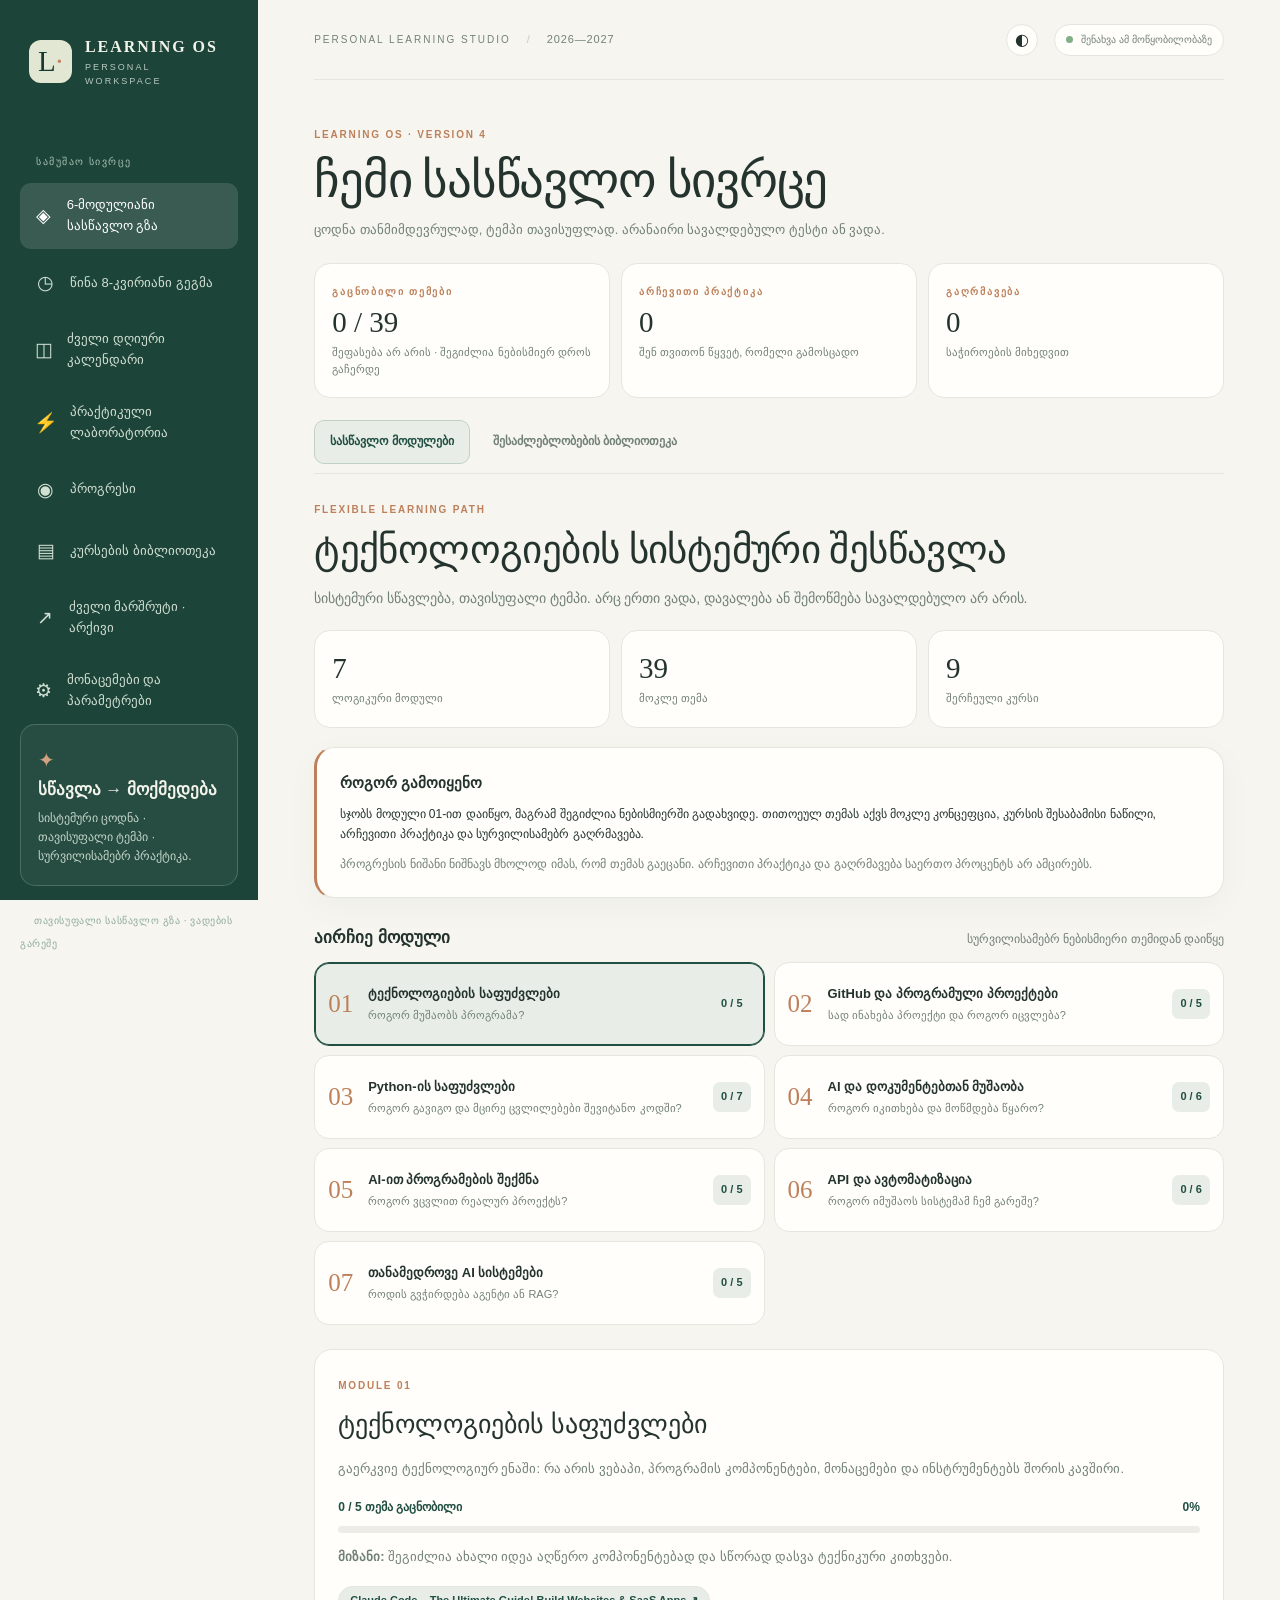
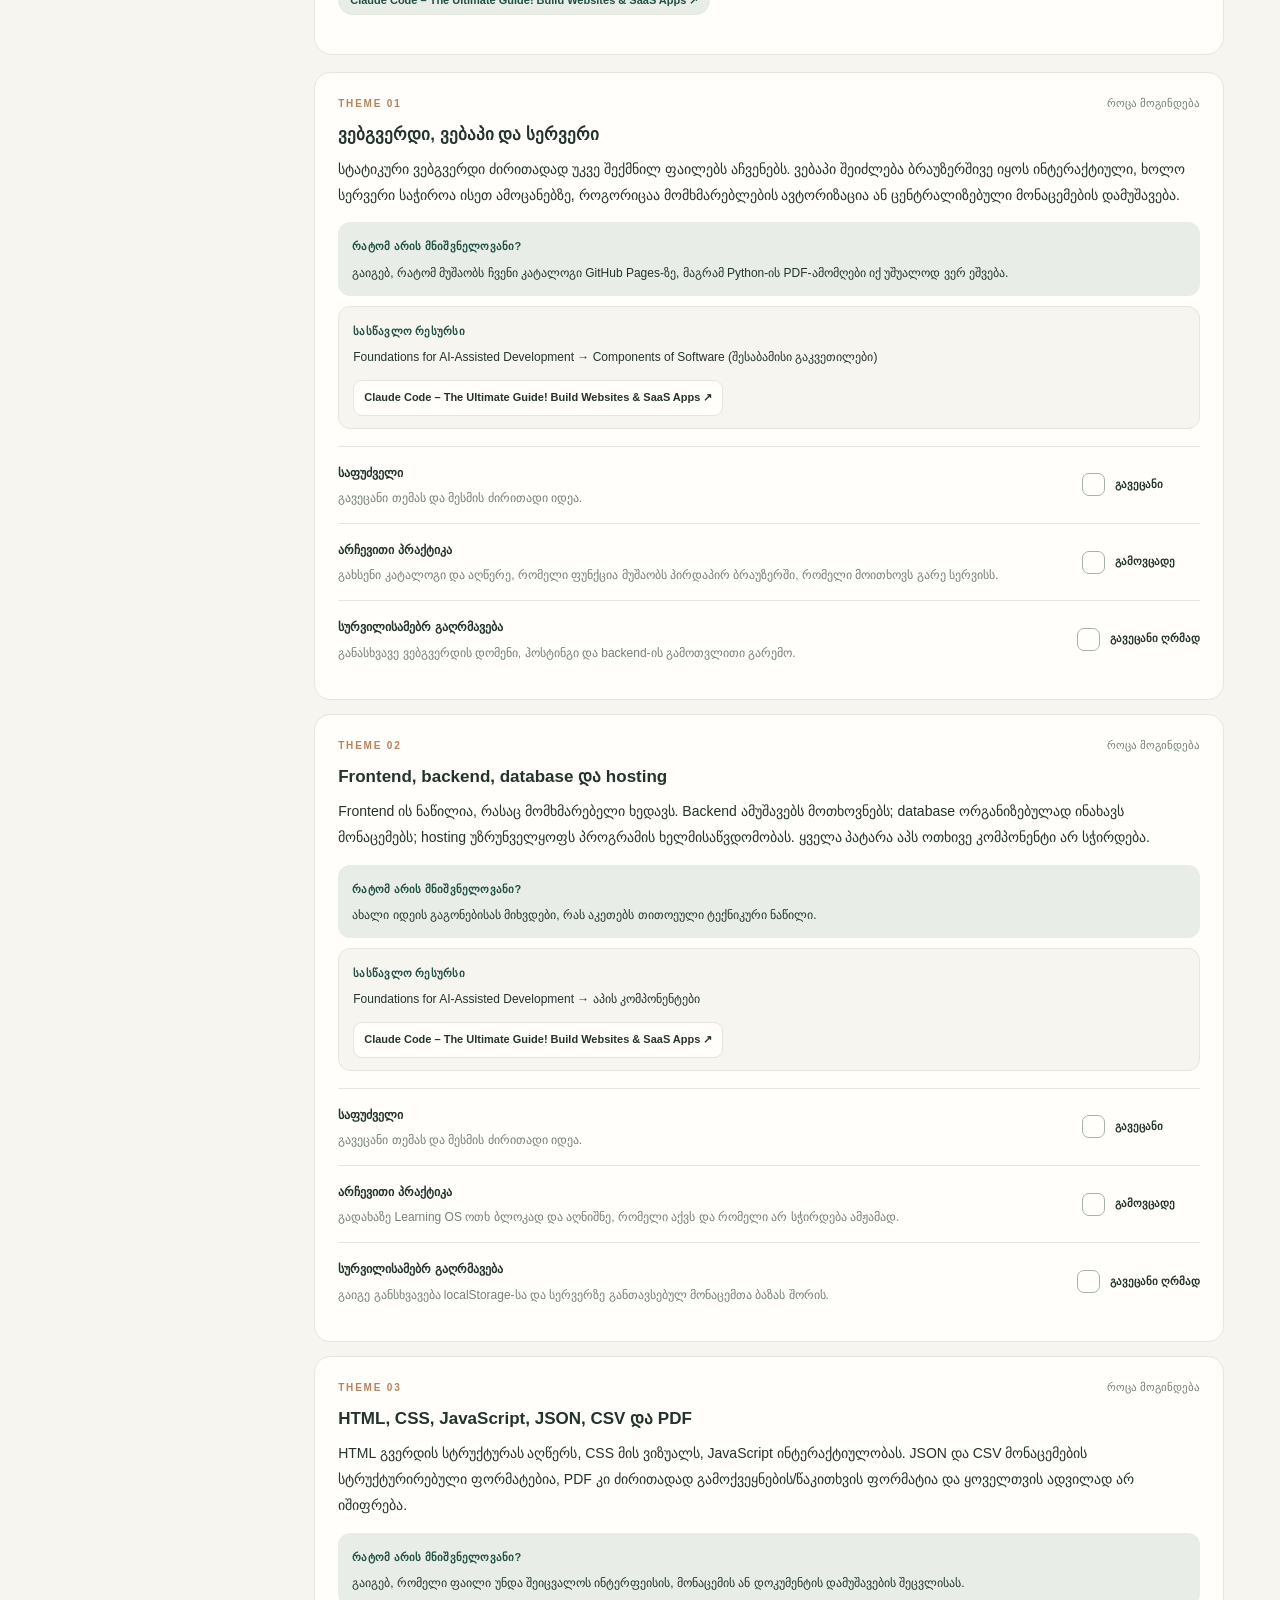
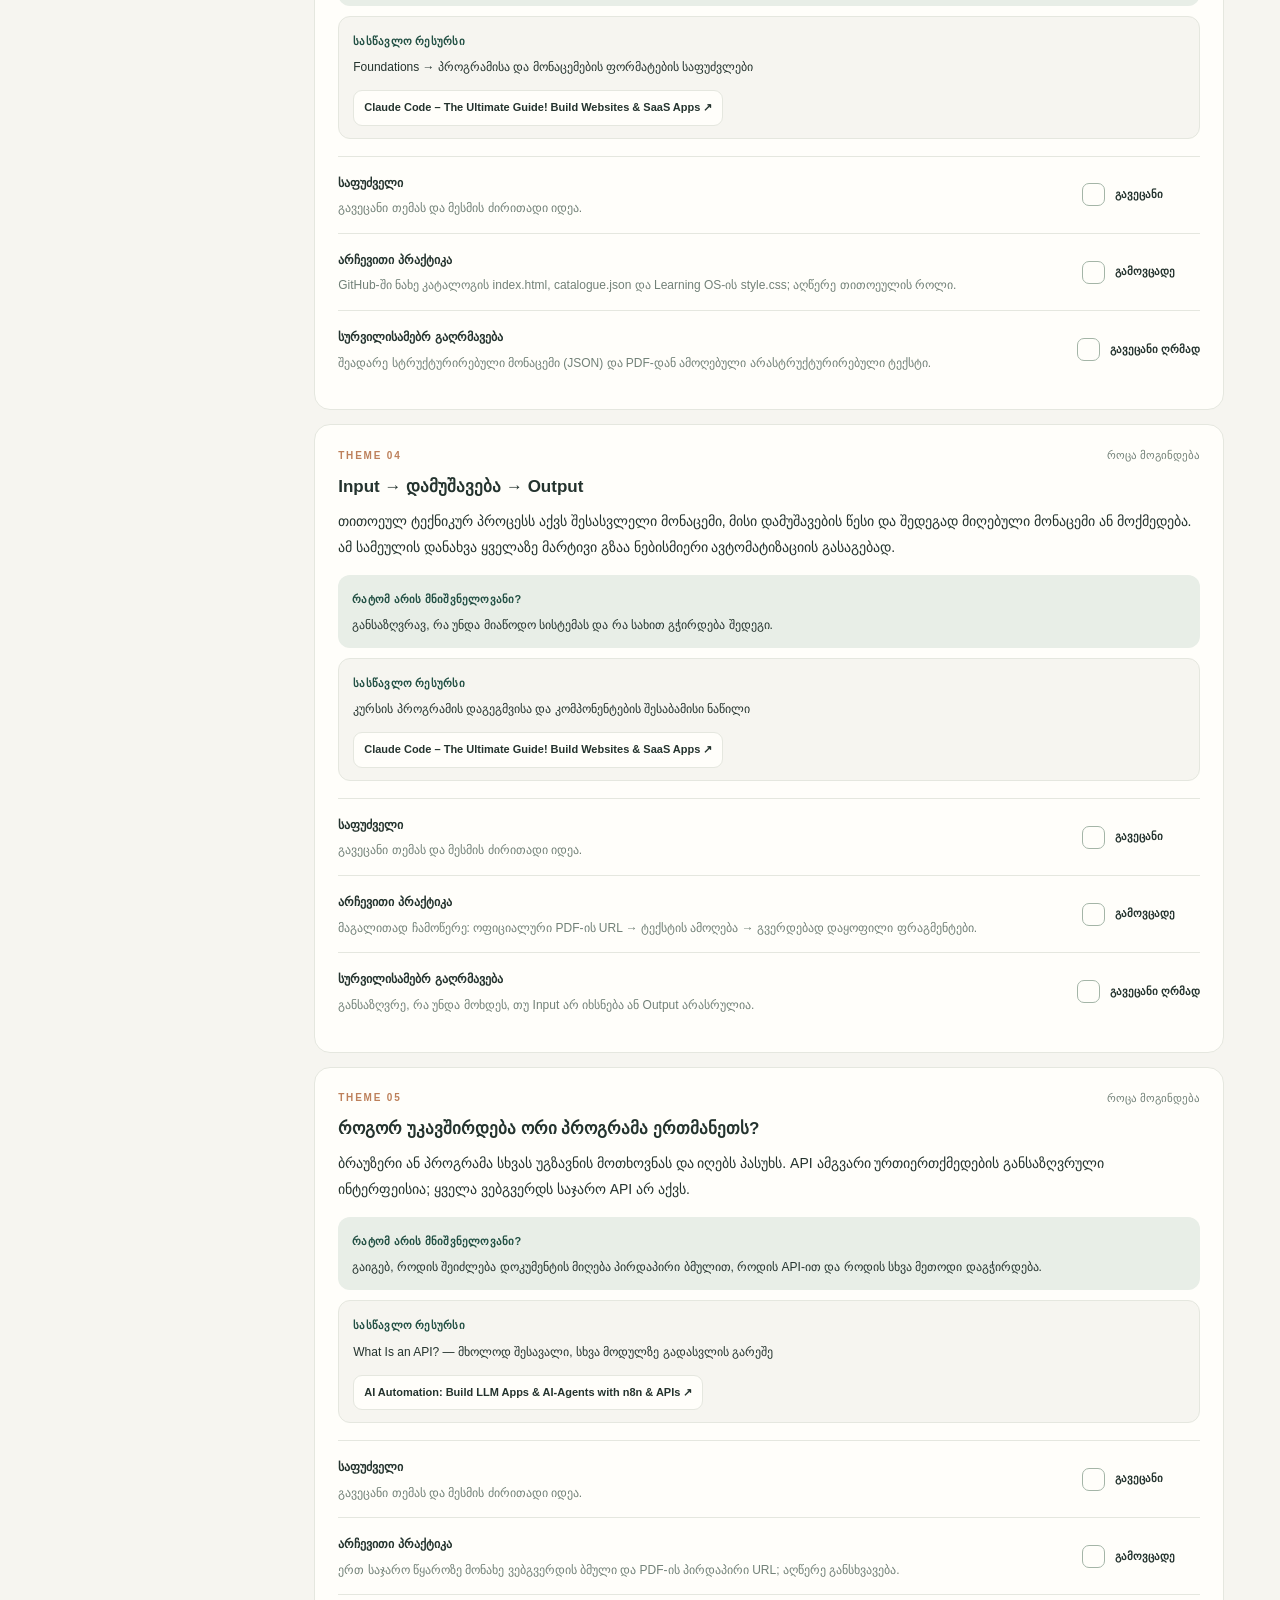
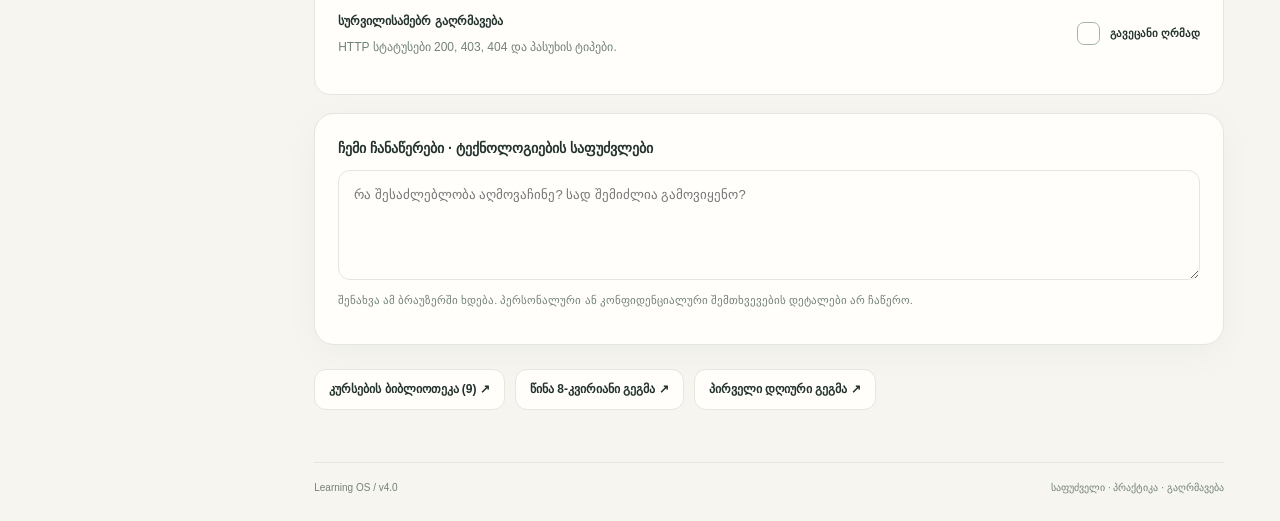
<file: learning/index.html>
<!doctype html>
<html lang="ka">
<head>
  <meta charset="utf-8">
  <meta name="viewport" content="width=device-width,initial-scale=1,viewport-fit=cover">
  <meta name="theme-color" content="#183f37">
  <meta name="description" content="ტექნოლოგიების სისტემური შესწავლა თავისუფალი ტემპით: საფუძვლები, არჩევითი პრაქტიკა და შესაძლებლობების ბიბლიოთეკა">
  <link rel="manifest" href="./manifest.webmanifest">
  <link rel="icon" href="./icon.svg" type="image/svg+xml">
  <link rel="stylesheet" href="./style.css">
  <title>Learning OS · სასწავლო სამუშაო სივრცე</title>
</head>
<body>
  <div class="app-shell">
    <aside class="sidebar">
      <a class="brand" href="./" aria-label="Learning OS">
        <span class="brand-mark">L<span>·</span></span>
        <span><strong>LEARNING OS</strong><small>PERSONAL WORKSPACE</small></span>
      </a>
      <p class="side-kicker">სამუშაო სივრცე</p>
      <nav class="side-nav" aria-label="მთავარი ნავიგაცია">
        <button data-view="program" class="active"><span>◈</span> 6-მოდულიანი სასწავლო გზა</button>
        <button data-view="archive-weekly"><span>◷</span> წინა 8-კვირიანი გეგმა</button>
        <button data-view="today"><span>◫</span> ძველი დღიური კალენდარი</button>
        <button data-view="lab"><span>⚡</span> პრაქტიკული ლაბორატორია</button>
        <button data-view="overview"><span>◉</span> პროგრესი</button>
        <button data-view="courses"><span>▤</span> კურსების ბიბლიოთეკა</button>
        <button data-view="roadmap"><span>↗</span> ძველი მარშრუტი · არქივი</button>
        <button data-view="settings"><span>⚙</span> მონაცემები და პარამეტრები</button>
      </nav>
      <div class="side-bottom">
        <div class="sidebar-note"><span class="note-icon">✦</span><strong>სწავლა → მოქმედება</strong><p>სისტემური ცოდნა · თავისუფალი ტემპი · სურვილისამებრ პრაქტიკა.</p></div>
        <small>თავისუფალი სასწავლო გზა · ვადების გარეშე</small>
      </div>
    </aside>
    <div class="mobile-topbar"><span class="brand-mark small">L<span>·</span></span><strong>LEARNING OS</strong><span class="live-dot" title="პროგრესი ინახება ამ ბრაუზერში"></span></div>
    <main class="main">
      <header class="topbar">
        <div class="topbar-left"><span class="edition">PERSONAL LEARNING STUDIO</span><span class="top-sep">/</span><span>2026—2027</span></div>
        <div class="topbar-right"><button class="theme-btn" id="themeToggle" type="button" title="ფონის რეჟიმი">◐</button><span class="top-pill"><i></i> შენახვა ამ მოწყობილობაზე</span></div>
      </header>
      <div id="content" aria-live="polite"><div class="loading">იტვირთება სასწავლო გეგმა…</div></div>
      <footer class="footer"><span>Learning OS / v4.0</span><span>საფუძველი · პრაქტიკა · გაღრმავება</span></footer>
    </main>
  </div>
  <nav class="mobile-nav" aria-label="ნავიგაცია">
    <button data-view="program" class="active"><span>◈</span><small>პროგრამა</small></button>
    <button data-view="lab"><span>⚡</span><small>პრაქტიკა</small></button>
    <button data-view="overview"><span>◉</span><small>პროგრესი</small></button>
    <button data-view="courses"><span>▤</span><small>კურსები</small></button>
    
    <button data-view="settings"><span>⚙</span><small>მონაცემები</small></button>
  </nav>
  <div id="toast" role="status" aria-live="polite"></div>
  <script src="./data.js"></script>
  <script src="./build-lab.js"></script>
  <script src="./active-program.js"></script>
  <script src="./flexible-program.js"></script>
  <script defer src="./app.js"></script>
</body>
</html>
</file>
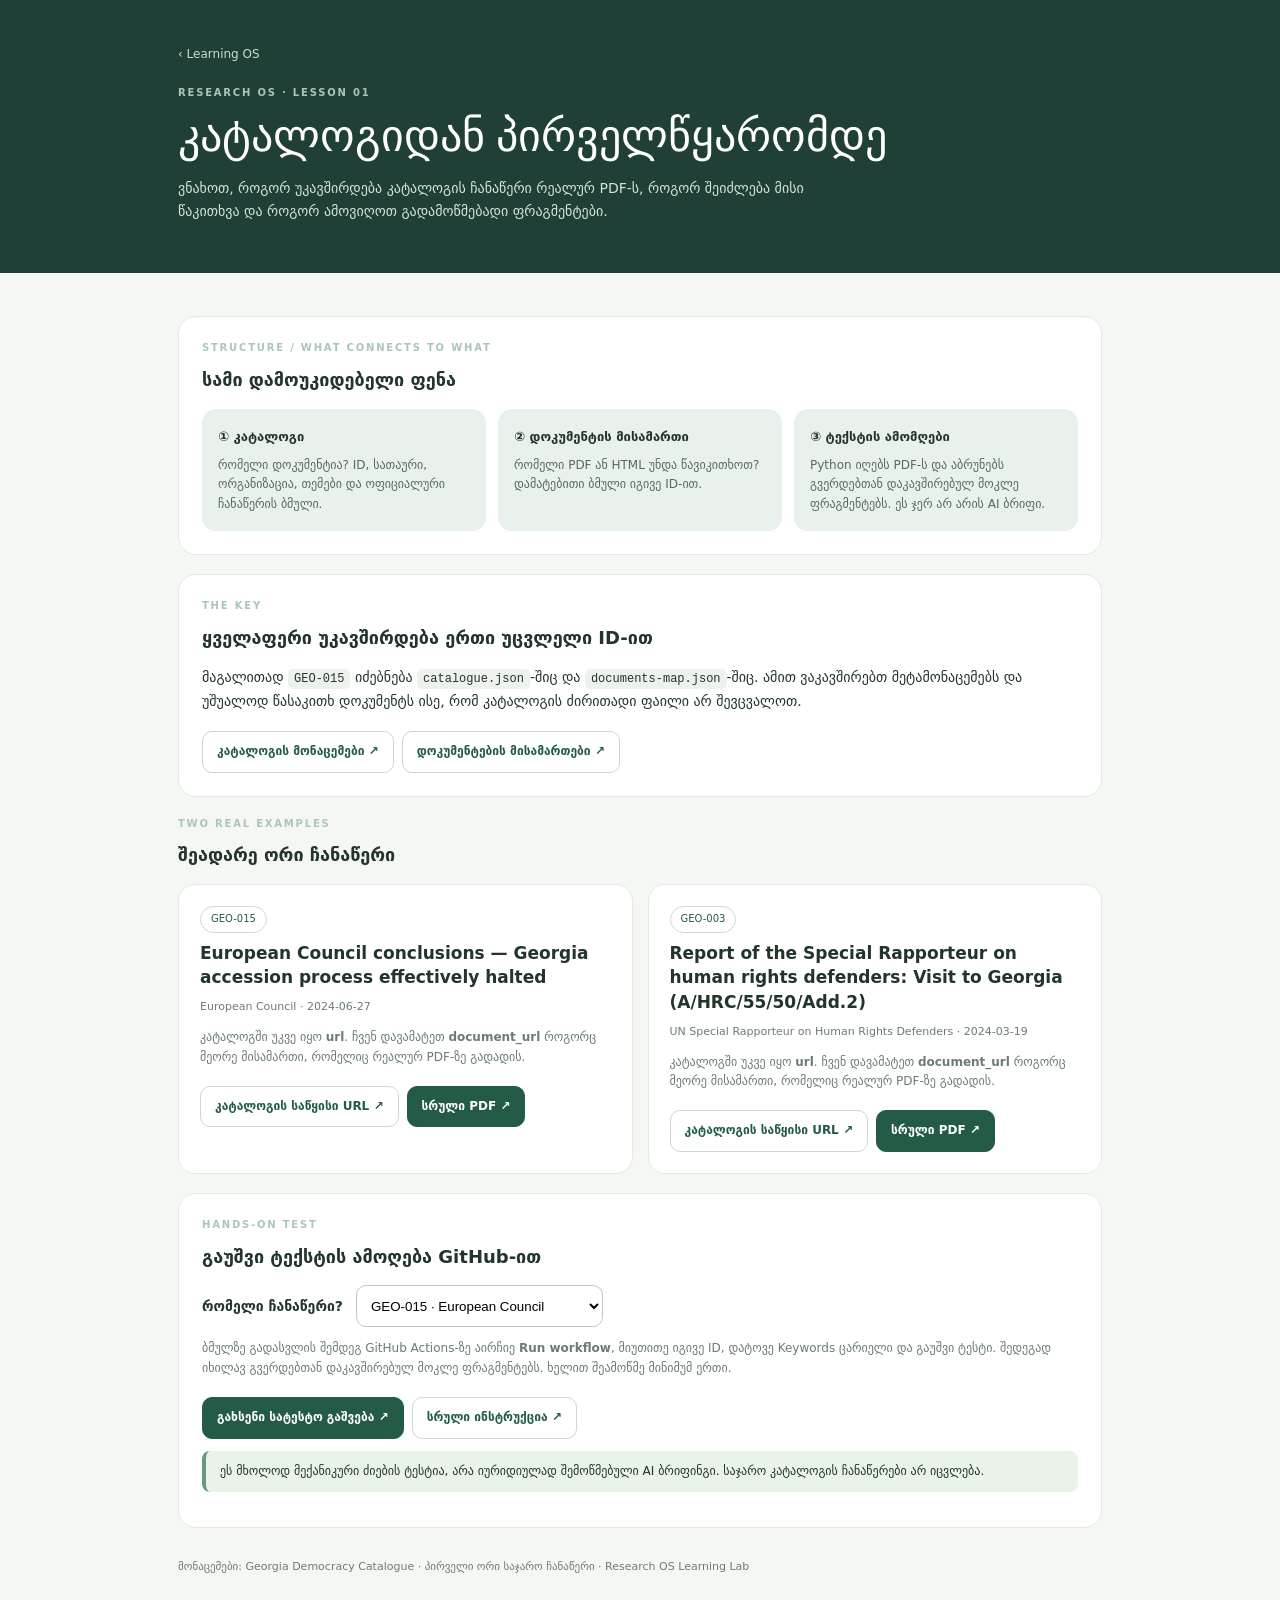
<file: research-lab/index.html>
<!doctype html>
<html lang="ka"><head><meta charset="utf-8"><meta name="viewport" content="width=device-width,initial-scale=1"><title>Research OS · Source-to-document lab</title>
<style>
:root{--dark:#203f37;--ink:#21352b;--muted:#6b7c72;--line:#dfebe4;--bg:#f5f7f3;--white:#fff;--accent:#245b47}*{box-sizing:border-box}body{margin:0;background:var(--bg);color:var(--ink);font:14px/1.65 system-ui,-apple-system,"Segoe UI",sans-serif}.wrap{max-width:960px;margin:0 auto;padding:24px 18px 70px}a{color:var(--accent)}header{background:var(--dark);color:white;padding:42px 0 36px}header .wrap{padding-top:0;padding-bottom:0}.eyebrow{letter-spacing:.18em;text-transform:uppercase;color:#a9c7b7;font-size:10px;font-weight:700}h1{font:500 clamp(30px,6vw,44px)/1.15 Georgia,serif;margin:10px 0 15px}header p{max-width:650px;color:#d4e4d9}h2{font-size:18px;margin:8px 0 14px}.panel{background:white;border:1px solid var(--line);border-radius:18px;padding:23px;margin:19px 0}.grid{display:grid;grid-template-columns:repeat(3,1fr);gap:12px}.step{padding:16px;border-radius:14px;background:#e9f1ec}.step strong{font-size:13px}.step p{margin:8px 0 0;font-size:12px;color:#556b5e}.cards{display:grid;grid-template-columns:repeat(2,minmax(0,1fr));gap:15px}.card{padding:21px;background:white;border:1px solid var(--line);border-radius:17px}.card h3{margin:8px 0;font-size:17px;line-height:1.45}.card .meta{color:var(--muted);font-size:11px}.pill{display:inline-block;border:1px solid #cadae0;border-radius:50px;padding:4px 10px;font-size:10px;color:var(--accent)}.links{display:flex;flex-wrap:wrap;gap:8px;margin:18px 0 0}.btn{display:inline-block;border-radius:10px;padding:10px 14px;border:1px solid #c9d9d0;text-decoration:none;font-size:12px;font-weight:700}.btn.main{background:var(--accent);color:#fff;border-color:var(--accent)}.code{font-family:ui-monospace,Consolas,monospace;background:#edf2ee;padding:3px 6px;border-radius:5px;font-size:12px}.hint{font-size:12px;color:var(--muted)}.choice{display:flex;align-items:center;gap:13px;flex-wrap:wrap}.choice select{border:1px solid #b9cabe;border-radius:10px;padding:10px;background:white;min-height:42px}.status{background:#eaf3e9;border-left:4px solid #6a9878;padding:11px 14px;border-radius:8px;font-size:12px}.foot{font-size:11px;color:var(--muted);margin-top:30px}strong.kicker{color:#295d4a}@media(max-width:690px){.grid,.cards{grid-template-columns:1fr}.wrap{padding:18px 14px 55px}header{padding:30px 0}.card,.panel{padding:17px}}
</style>
</head><body>
<header><div class="wrap"><a href="../learning/" style="color:#c4e1d0;text-decoration:none;font-size:12px">‹ Learning OS</a><div class="eyebrow" style="margin-top:20px">RESEARCH OS · LESSON 01</div><h1>კატალოგიდან პირველწყარომდე</h1><p>ვნახოთ, როგორ უკავშირდება კატალოგის ჩანაწერი რეალურ PDF-ს, როგორ შეიძლება მისი წაკითხვა და როგორ ამოვიღოთ გადამოწმებადი ფრაგმენტები.</p></div></header>
<main class="wrap">
<section class="panel"><div class="eyebrow">STRUCTURE / WHAT CONNECTS TO WHAT</div><h2>სამი დამოუკიდებელი ფენა</h2><div class="grid"><div class="step"><strong>① კატალოგი</strong><p>რომელი დოკუმენტია? ID, სათაური, ორგანიზაცია, თემები და ოფიციალური ჩანაწერის ბმული.</p></div><div class="step"><strong>② დოკუმენტის მისამართი</strong><p>რომელი PDF ან HTML უნდა წავიკითხოთ? დამატებითი ბმული იგივე ID-ით.</p></div><div class="step"><strong>③ ტექსტის ამომღები</strong><p>Python იღებს PDF-ს და აბრუნებს გვერდებთან დაკავშირებულ მოკლე ფრაგმენტებს. ეს ჯერ არ არის AI ბრიფი.</p></div></div></section>
<section class="panel"><div class="eyebrow">THE KEY</div><h2>ყველაფერი უკავშირდება ერთი უცვლელი ID-ით</h2><p>მაგალითად <span class="code">GEO-015</span> იძებნება <span class="code">catalogue.json</span>-შიც და <span class="code">documents-map.json</span>-შიც. ამით ვაკავშირებთ მეტამონაცემებს და უშუალოდ წასაკითხ დოკუმენტს ისე, რომ კატალოგის ძირითადი ფაილი არ შევცვალოთ.</p><div class="links"><a class="btn" target="_blank" rel="noopener noreferrer" href="https://github.com/khrekhviashvili-11/georgia-democracy-catalogue/blob/main/catalogue.json">კატალოგის მონაცემები ↗</a><a class="btn" target="_blank" rel="noopener noreferrer" href="./documents-map.json">დოკუმენტების მისამართები ↗</a></div></section>
<section><div class="eyebrow">TWO REAL EXAMPLES</div><h2>შეადარე ორი ჩანაწერი</h2><div class="cards" id="cards"><p>იტვირთება…</p></div></section>
<section class="panel"><div class="eyebrow">HANDS-ON TEST</div><h2>გაუშვი ტექსტის ამოღება GitHub-ით</h2><div class="choice"><label for="exampleId"><strong>რომელი ჩანაწერი?</strong></label><select id="exampleId"><option value="GEO-015">GEO-015 · European Council</option><option value="GEO-003">GEO-003 · UN Special Rapporteur</option></select></div><p class="hint">ბმულზე გადასვლის შემდეგ GitHub Actions-ზე აირჩიე <b>Run workflow</b>, მიუთითე იგივე ID, დატოვე Keywords ცარიელი და გაუშვი ტესტი. შედეგად იხილავ გვერდებთან დაკავშირებულ მოკლე ფრაგმენტებს. ხელით შეამოწმე მინიმუმ ერთი.</p><div class="links"><a class="btn main" target="_blank" rel="noopener noreferrer" href="https://github.com/khrekhviashvili-11/georgia-democracy-catalogue/actions/workflows/research-os-extract-pdf.yml">გახსენი სატესტო გაშვება ↗</a><a class="btn" target="_blank" rel="noopener noreferrer" href="https://github.com/khrekhviashvili-11/georgia-democracy-catalogue/blob/main/research-lab/README.md">სრული ინსტრუქცია ↗</a></div><p class="status">ეს მხოლოდ მექანიკური ძიების ტესტია, არა იურიდიულად შემოწმებული AI ბრიფინგი. საჯარო კატალოგის ჩანაწერები არ იცვლება.</p></section>
<p class="foot">მონაცემები: Georgia Democracy Catalogue · პირველი ორი საჯარო ჩანაწერი · Research OS Learning Lab</p>
</main>
<script>
(async function(){
const container=document.getElementById("cards");
function safe(v){return String(v??"").replace(/[&<>"']/g,c=>({"&":"&amp;","<":"&lt;",">":"&gt;",'"':"&quot;","'":"&#39;"}[c]))}
function link(label,url,cls="btn"){try{const u=new URL(url);if(u.protocol!=="https:")return "";return '<a class="'+cls+'" href="'+safe(url)+'" target="_blank" rel="noopener noreferrer">'+safe(label)+' ↗</a>'}catch{return ""}}
try{
const [catalogue,map]=await Promise.all([fetch("../catalogue.json").then(r=>{if(!r.ok)throw Error("catalogue.json");return r.json()}),fetch("./documents-map.json").then(r=>{if(!r.ok)throw Error("documents-map.json");return r.json()})]);
container.innerHTML=["GEO-015","GEO-003"].map(id=>{
const r=catalogue.find(x=>x.id===id),s=map.documents[id];if(!r||!s)return "";
return '<article class="card"><span class="pill">'+safe(id)+'</span><h3>'+safe(r.title)+'</h3><div class="meta">'+safe(r.institution)+' · '+safe(r.date)+'</div><p class="hint">კატალოგში უკვე იყო <b>url</b>. ჩვენ დავამატეთ <b>document_url</b> როგორც მეორე მისამართი, რომელიც რეალურ PDF-ზე გადადის.</p><div class="links">'+link("კატალოგის საწყისი URL",r.url)+link("სრული PDF",s.document_url,"btn main")+'</div></article>'
}).join("");
}catch(e){container.innerHTML='<p class="status">მონაცემების ჩატვირთვა ვერ მოხერხდა. შეგიძლია ბმულები GitHub-ის README-დან გახსნა.</p>'}
})();
</script></body></html>
</file>
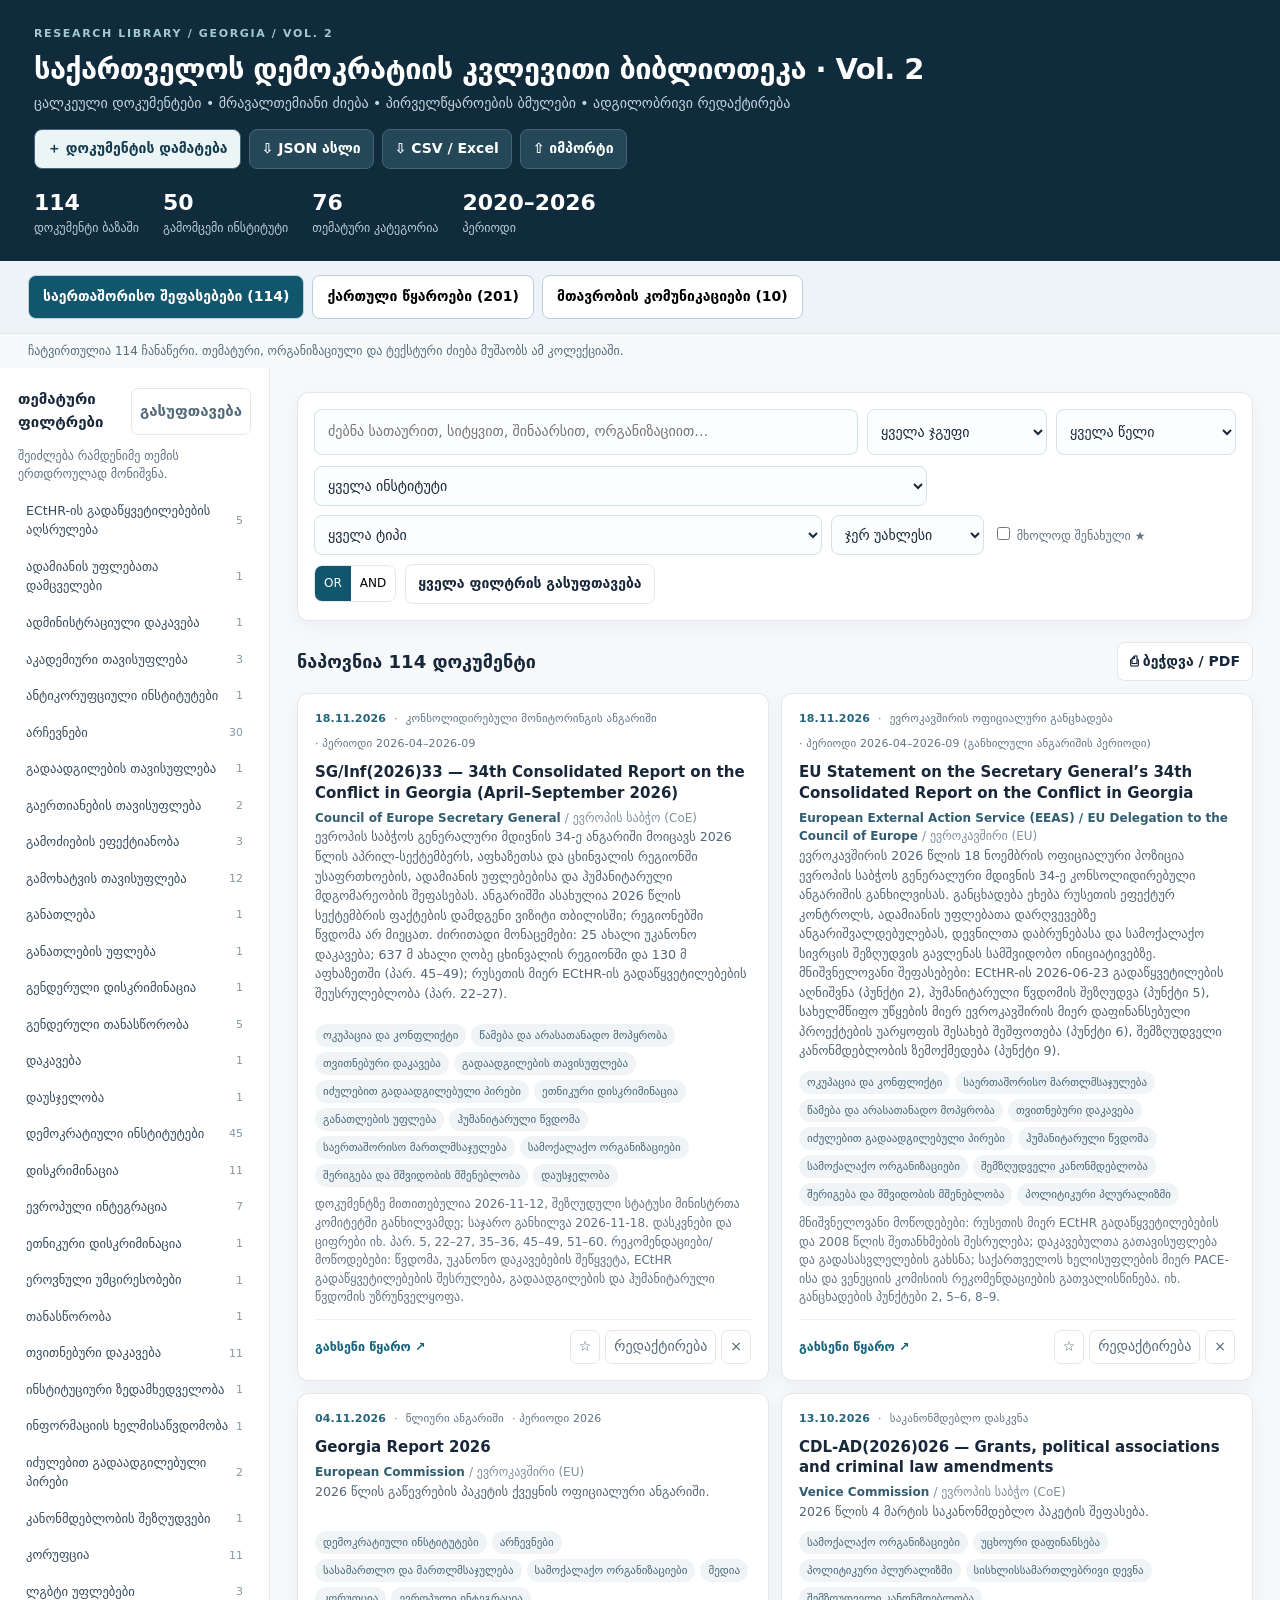
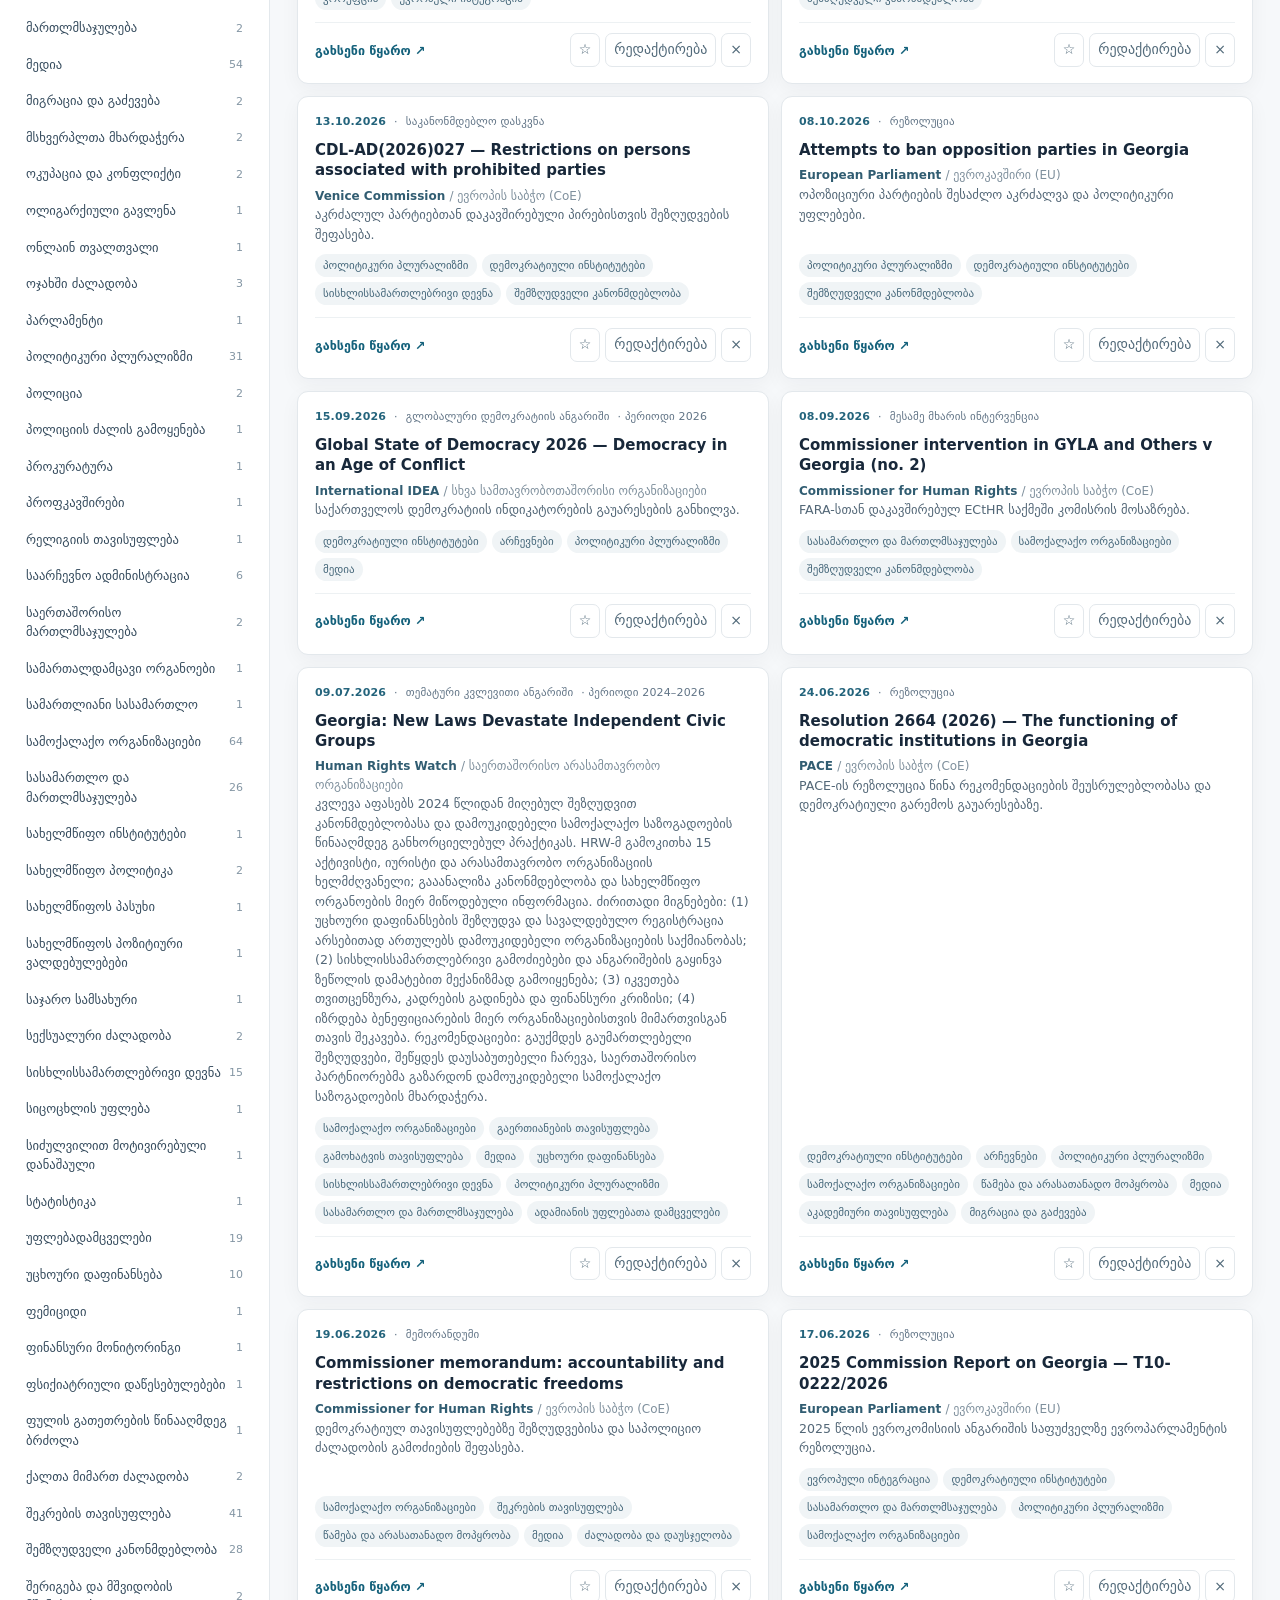
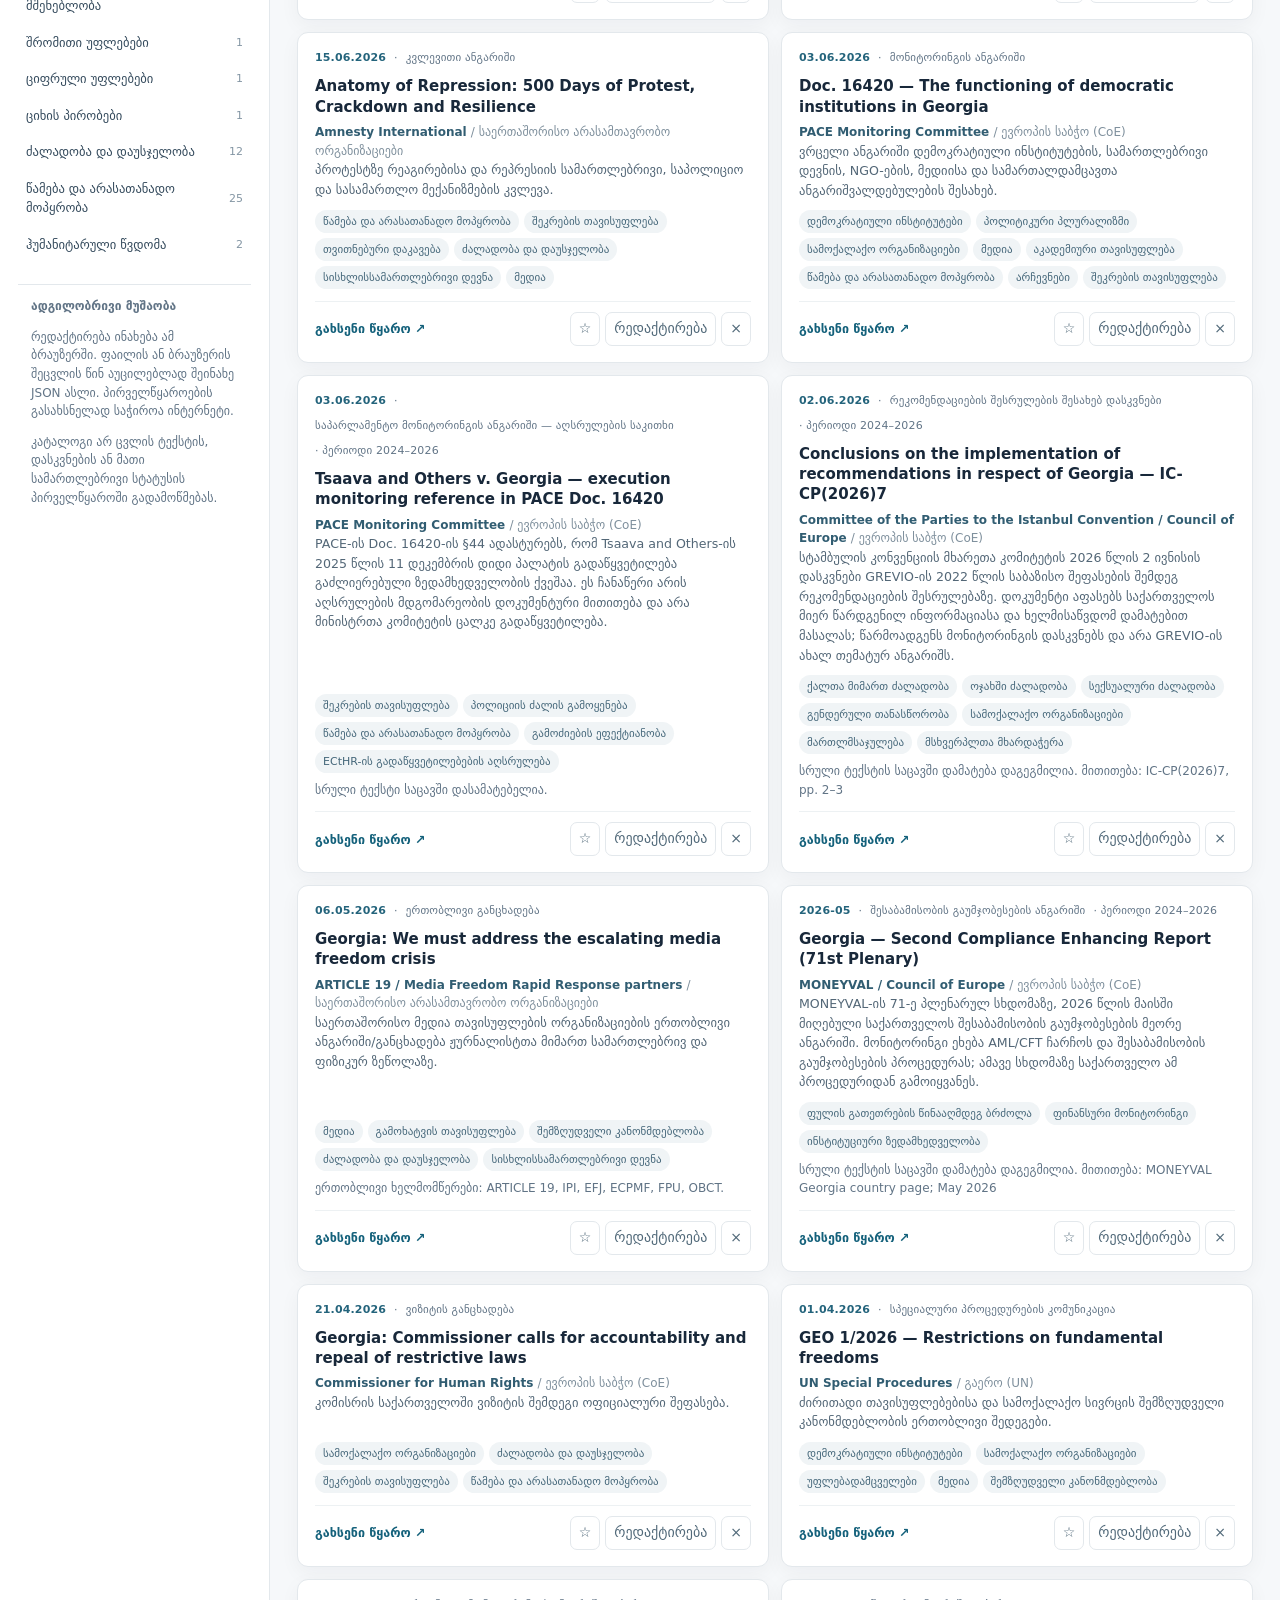
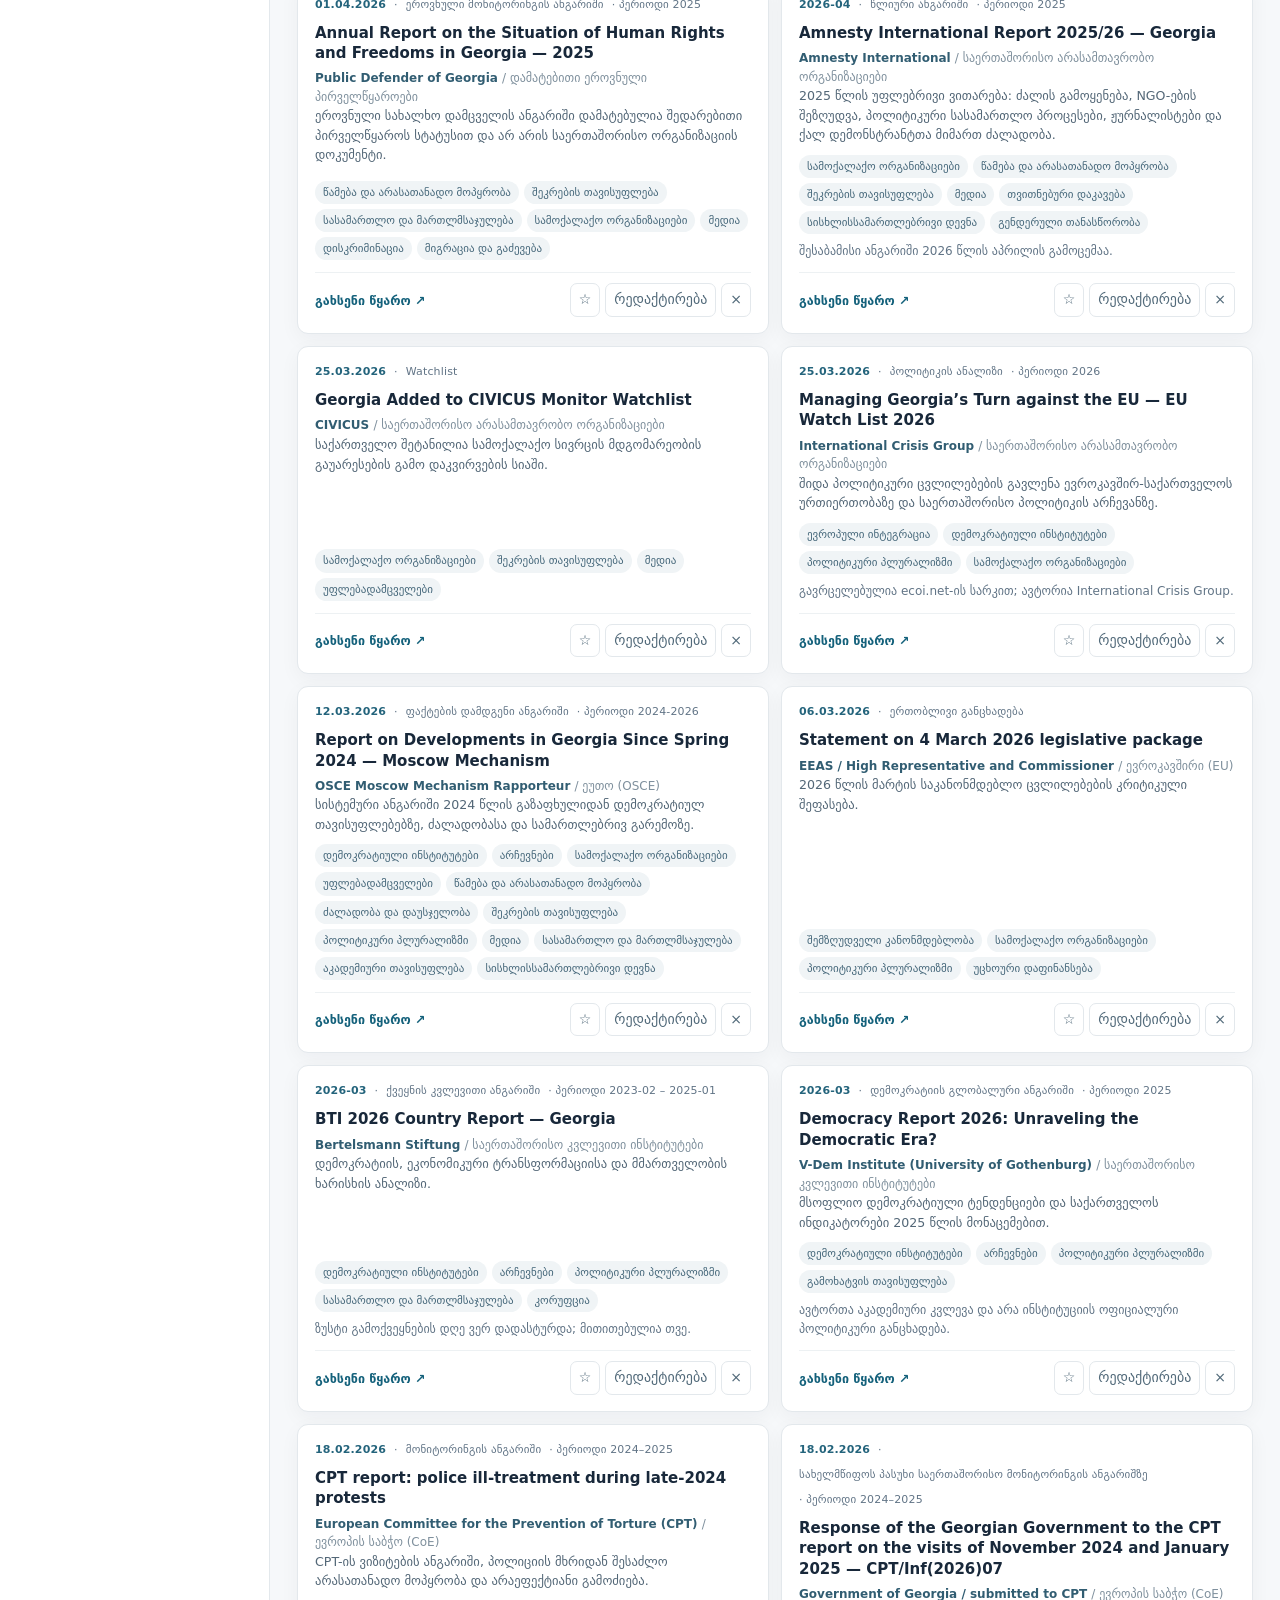
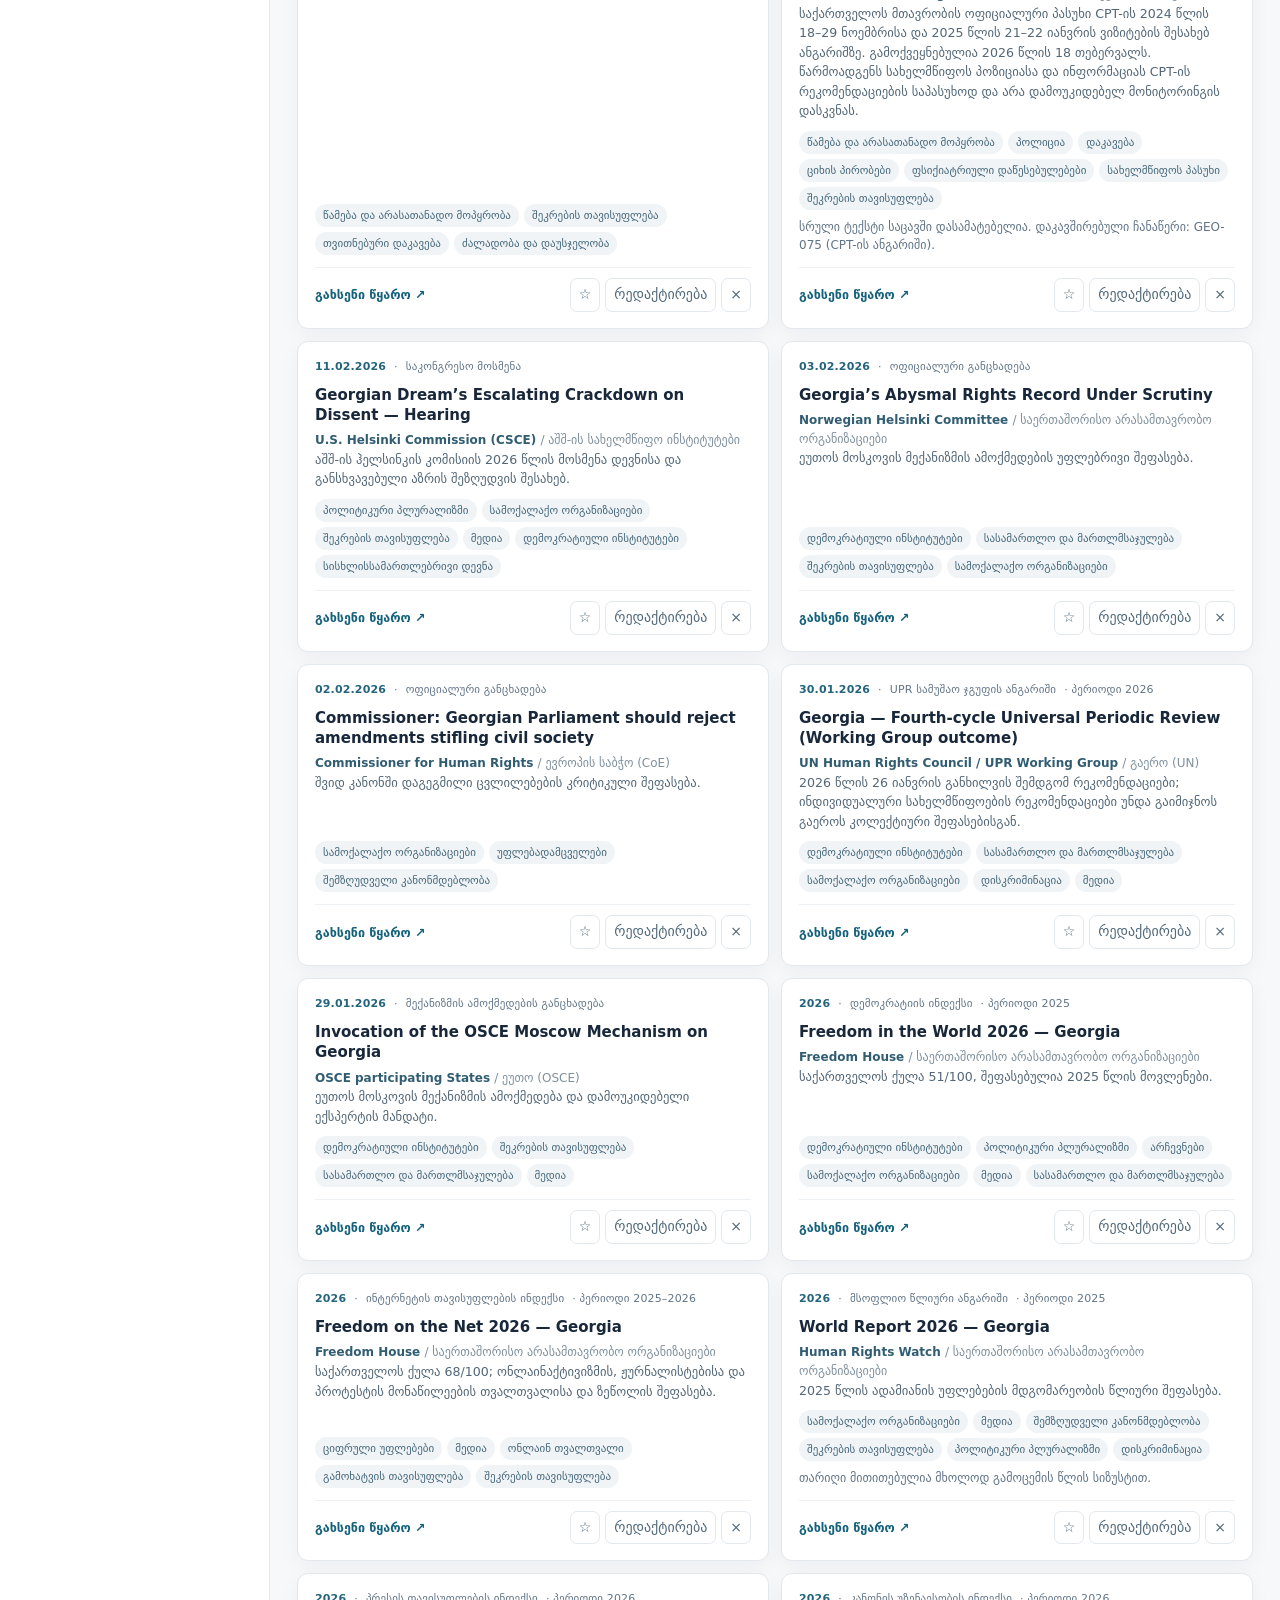
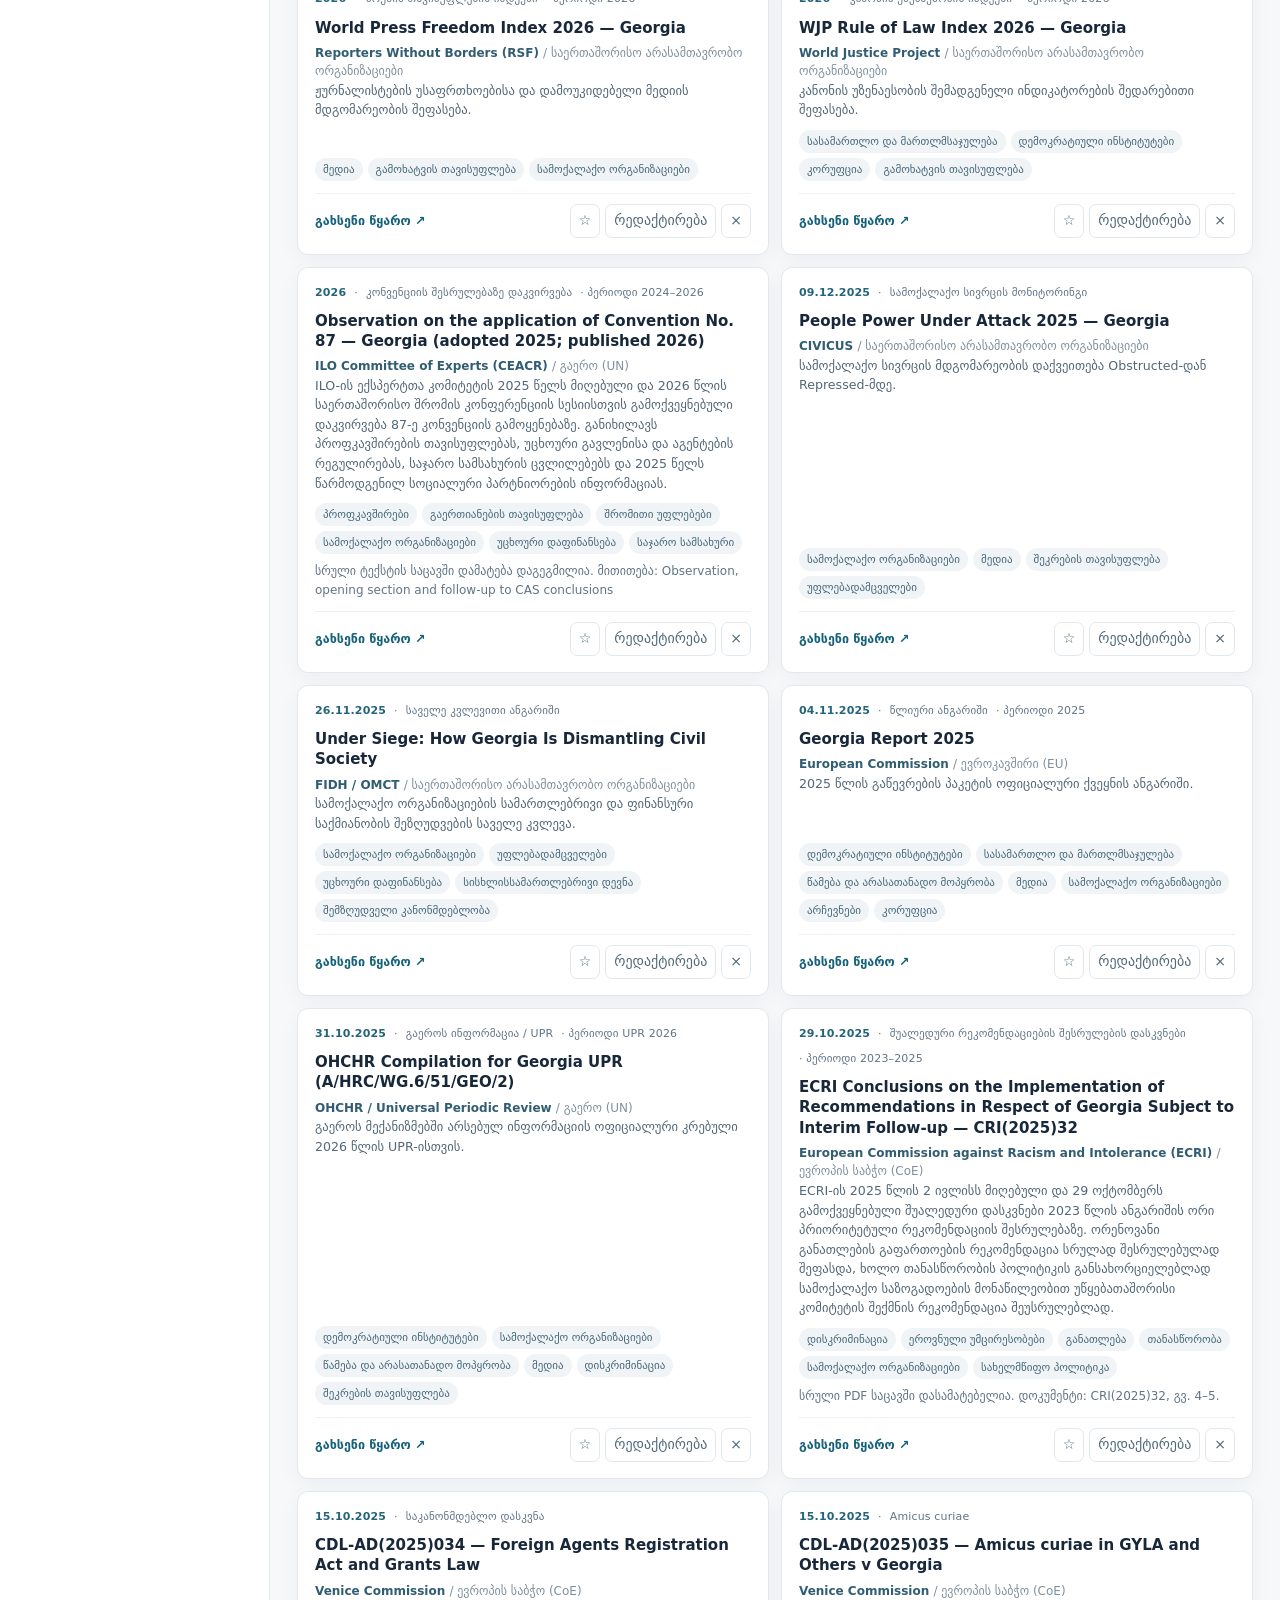
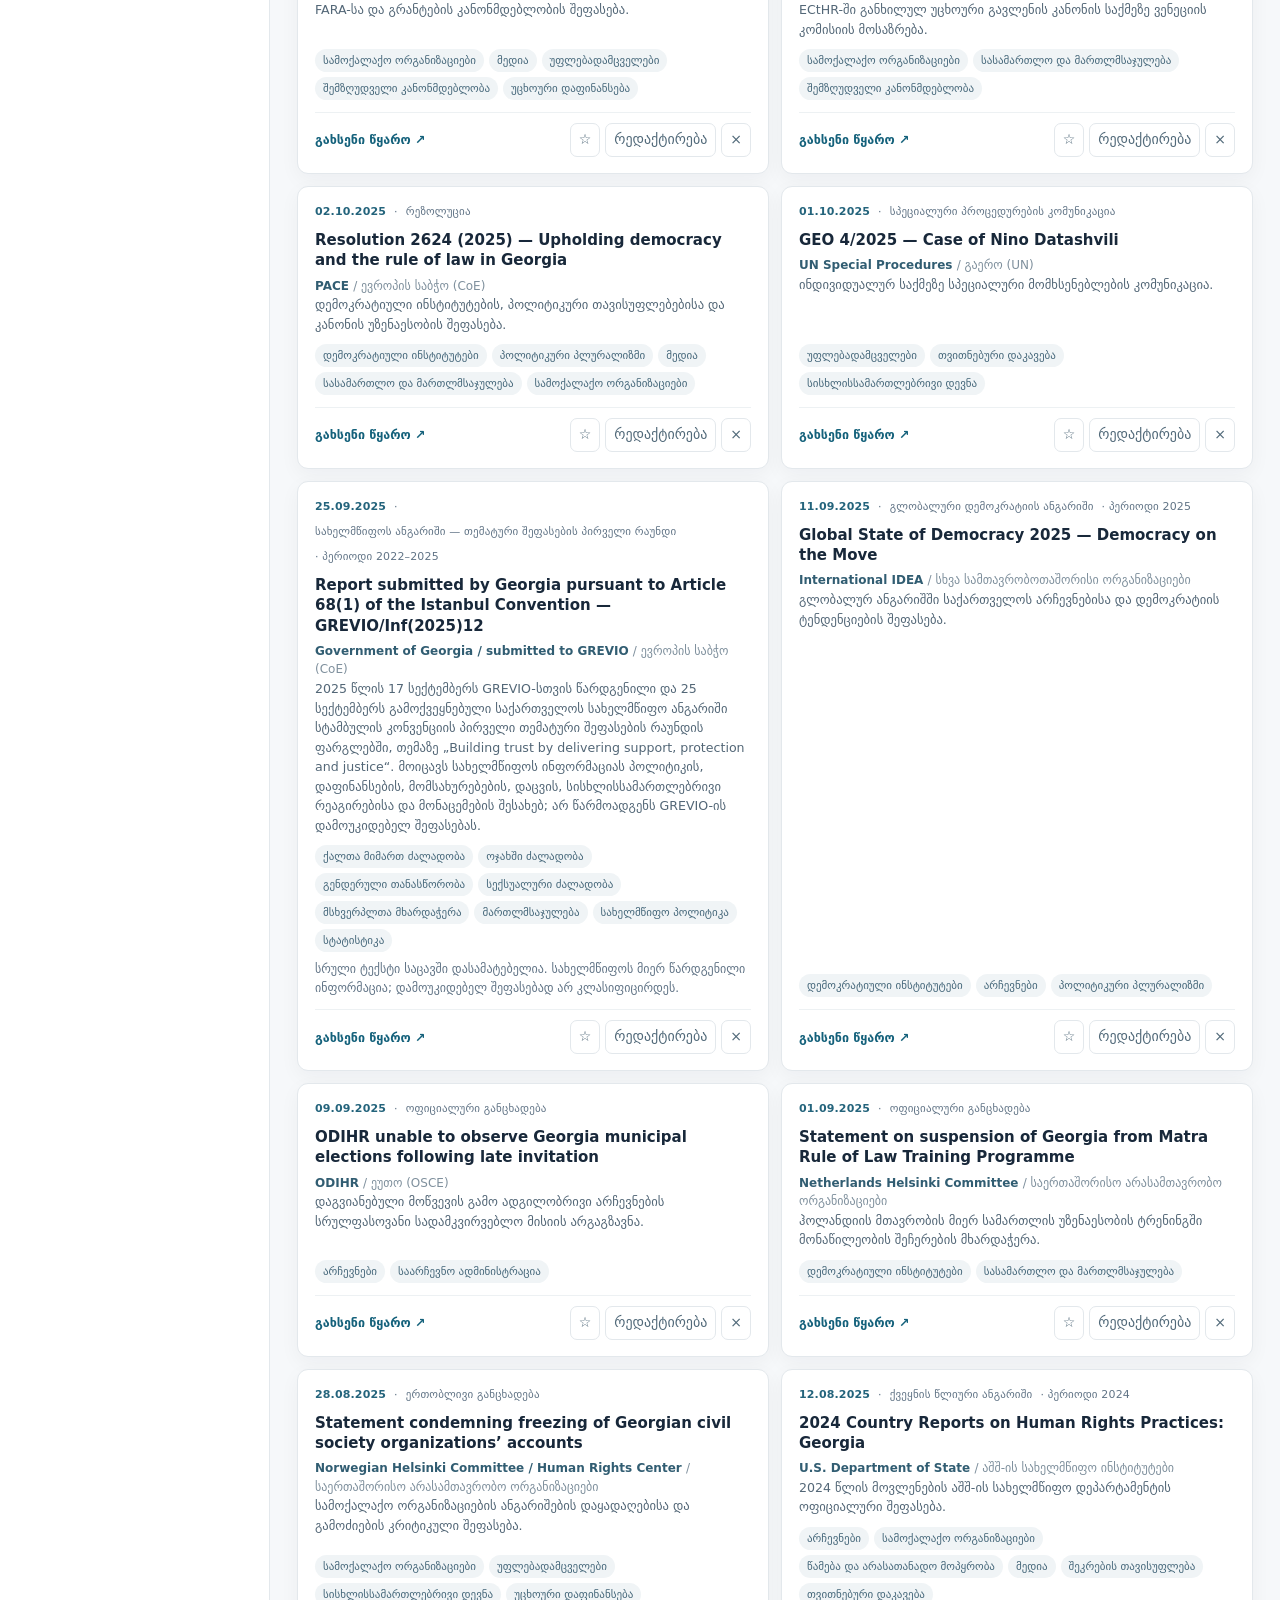
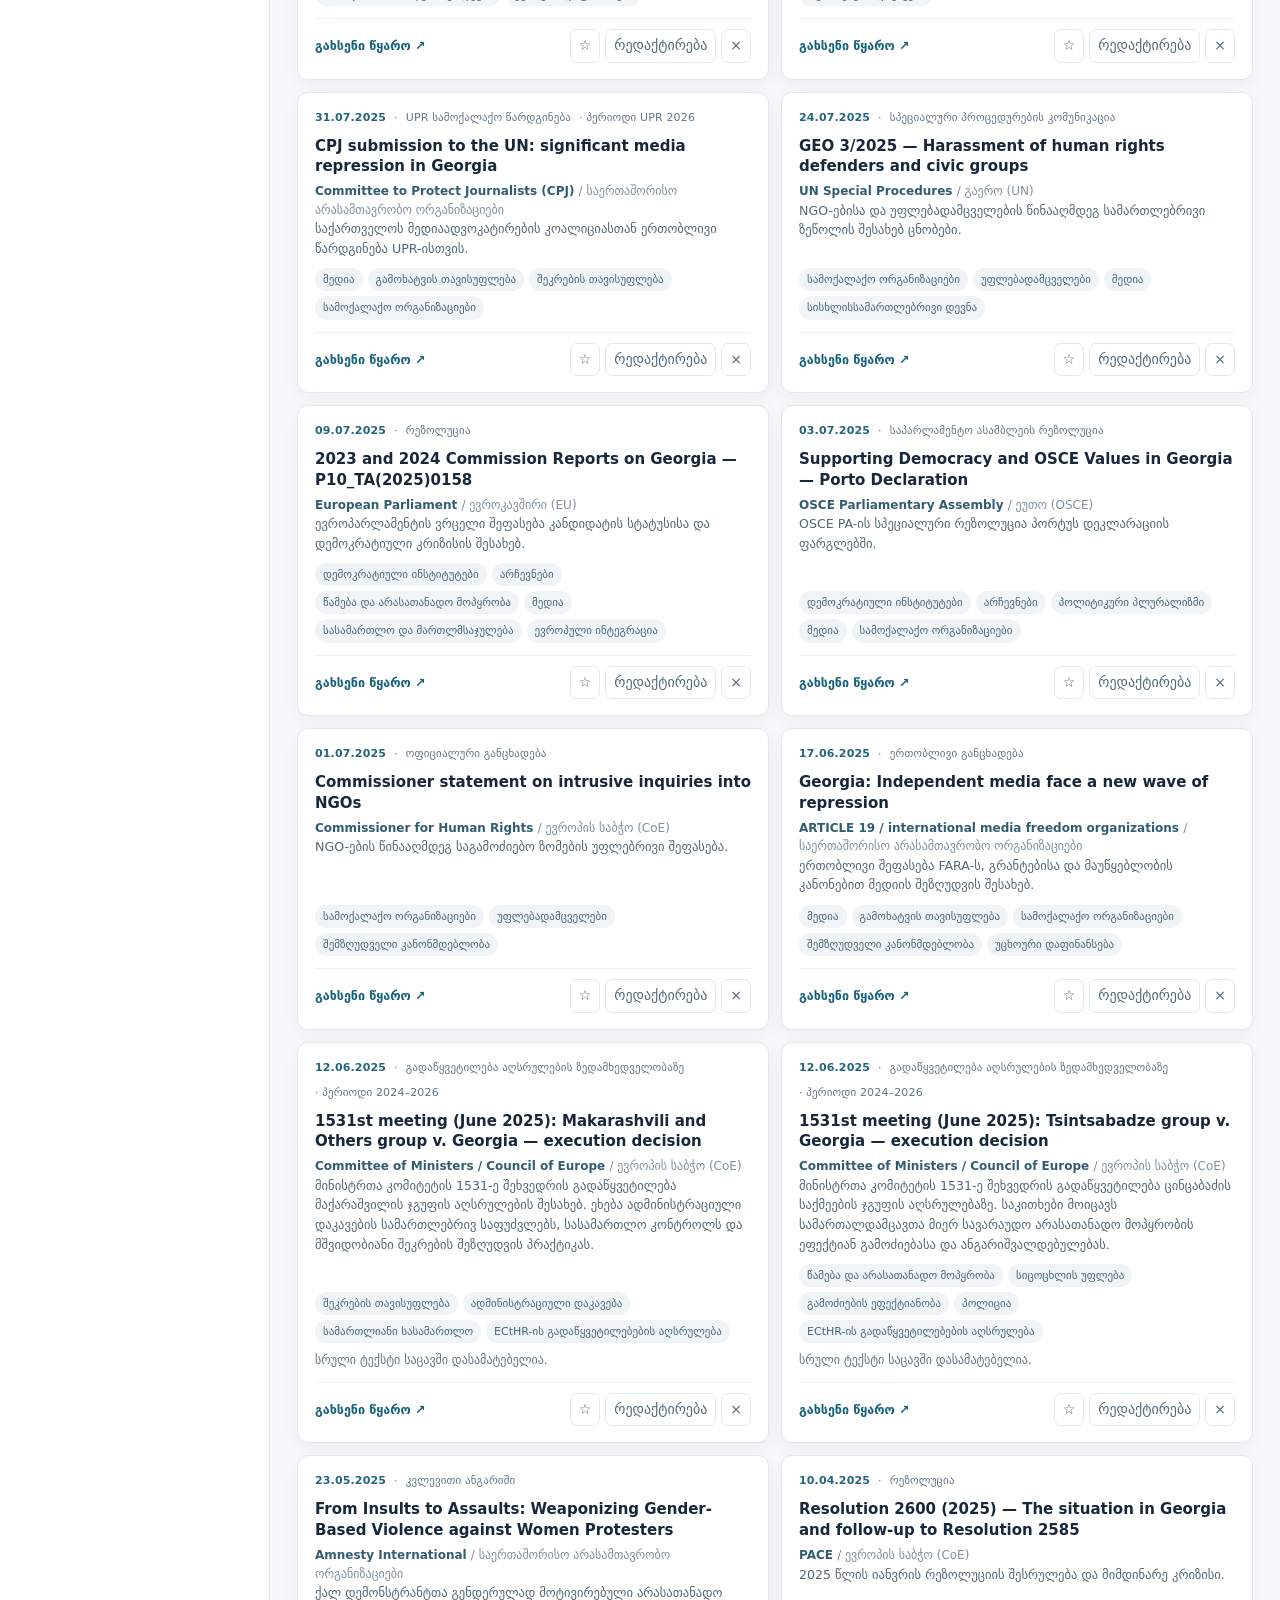
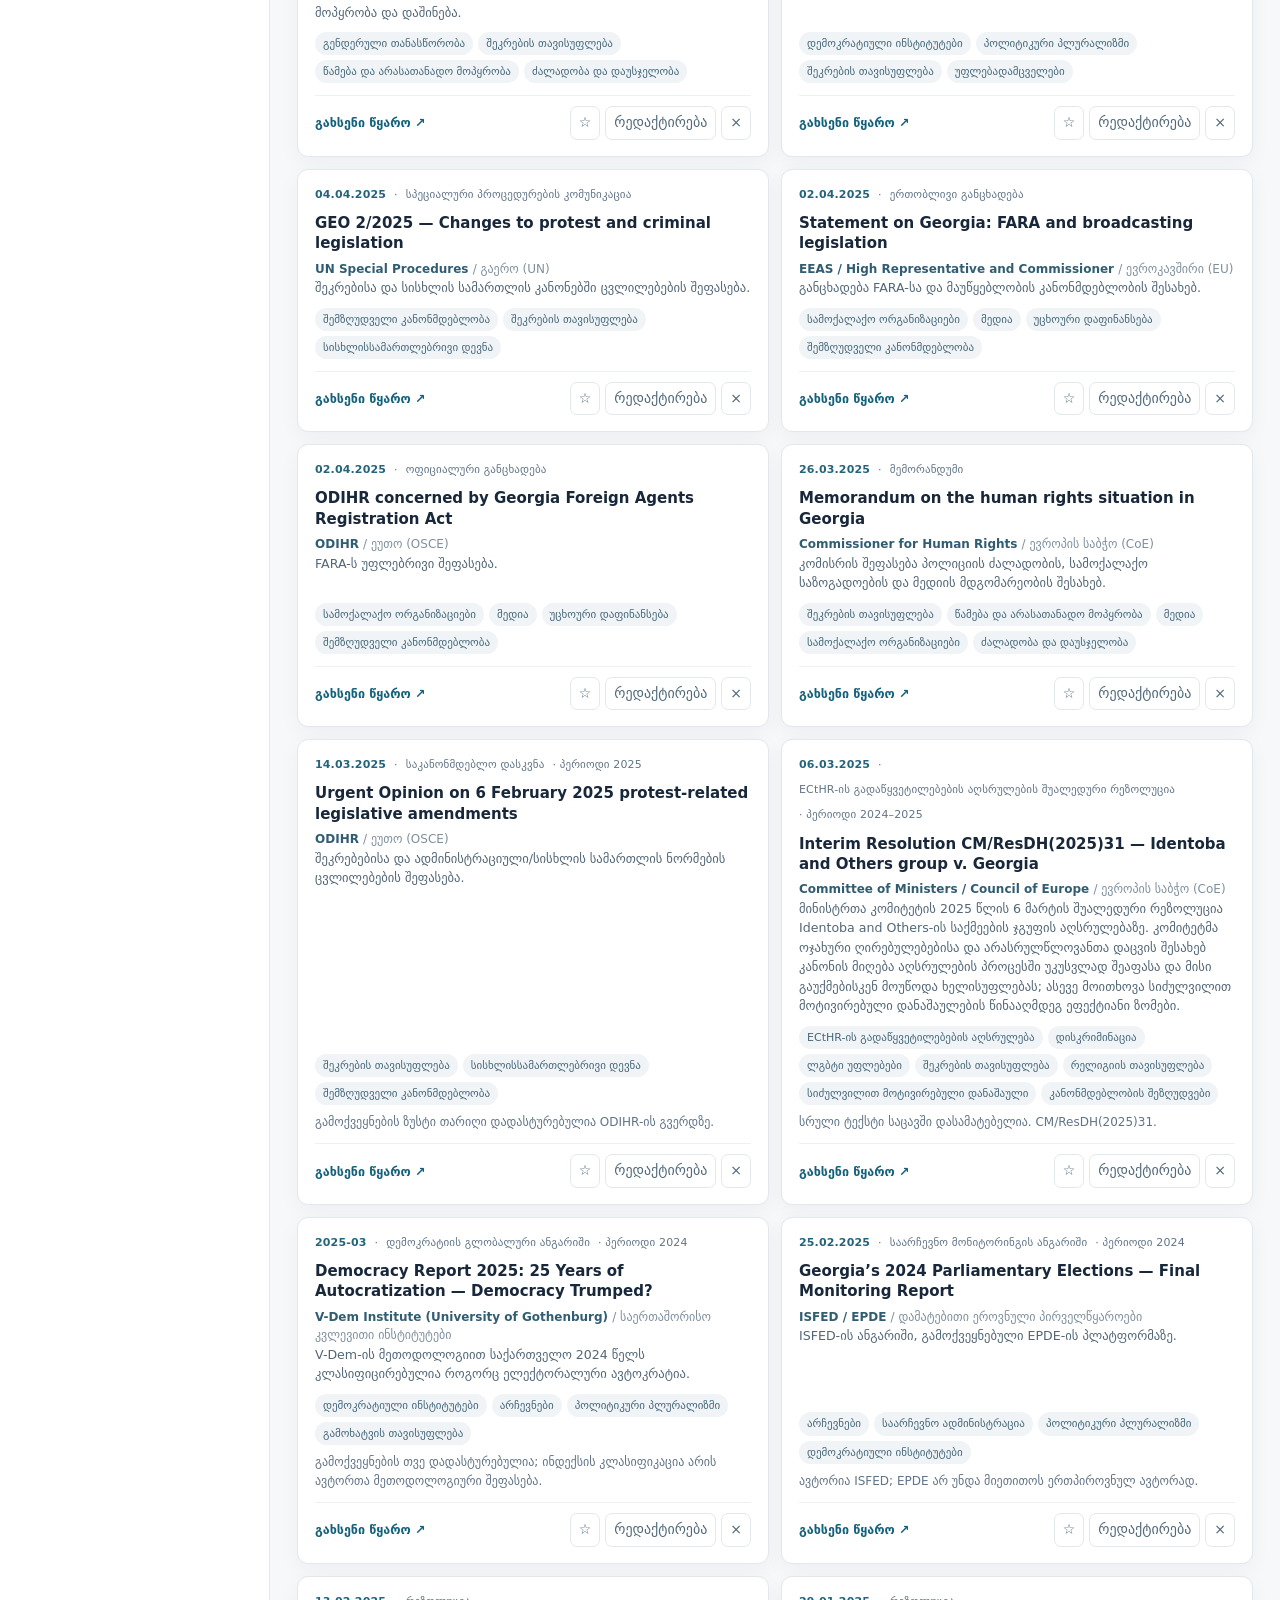
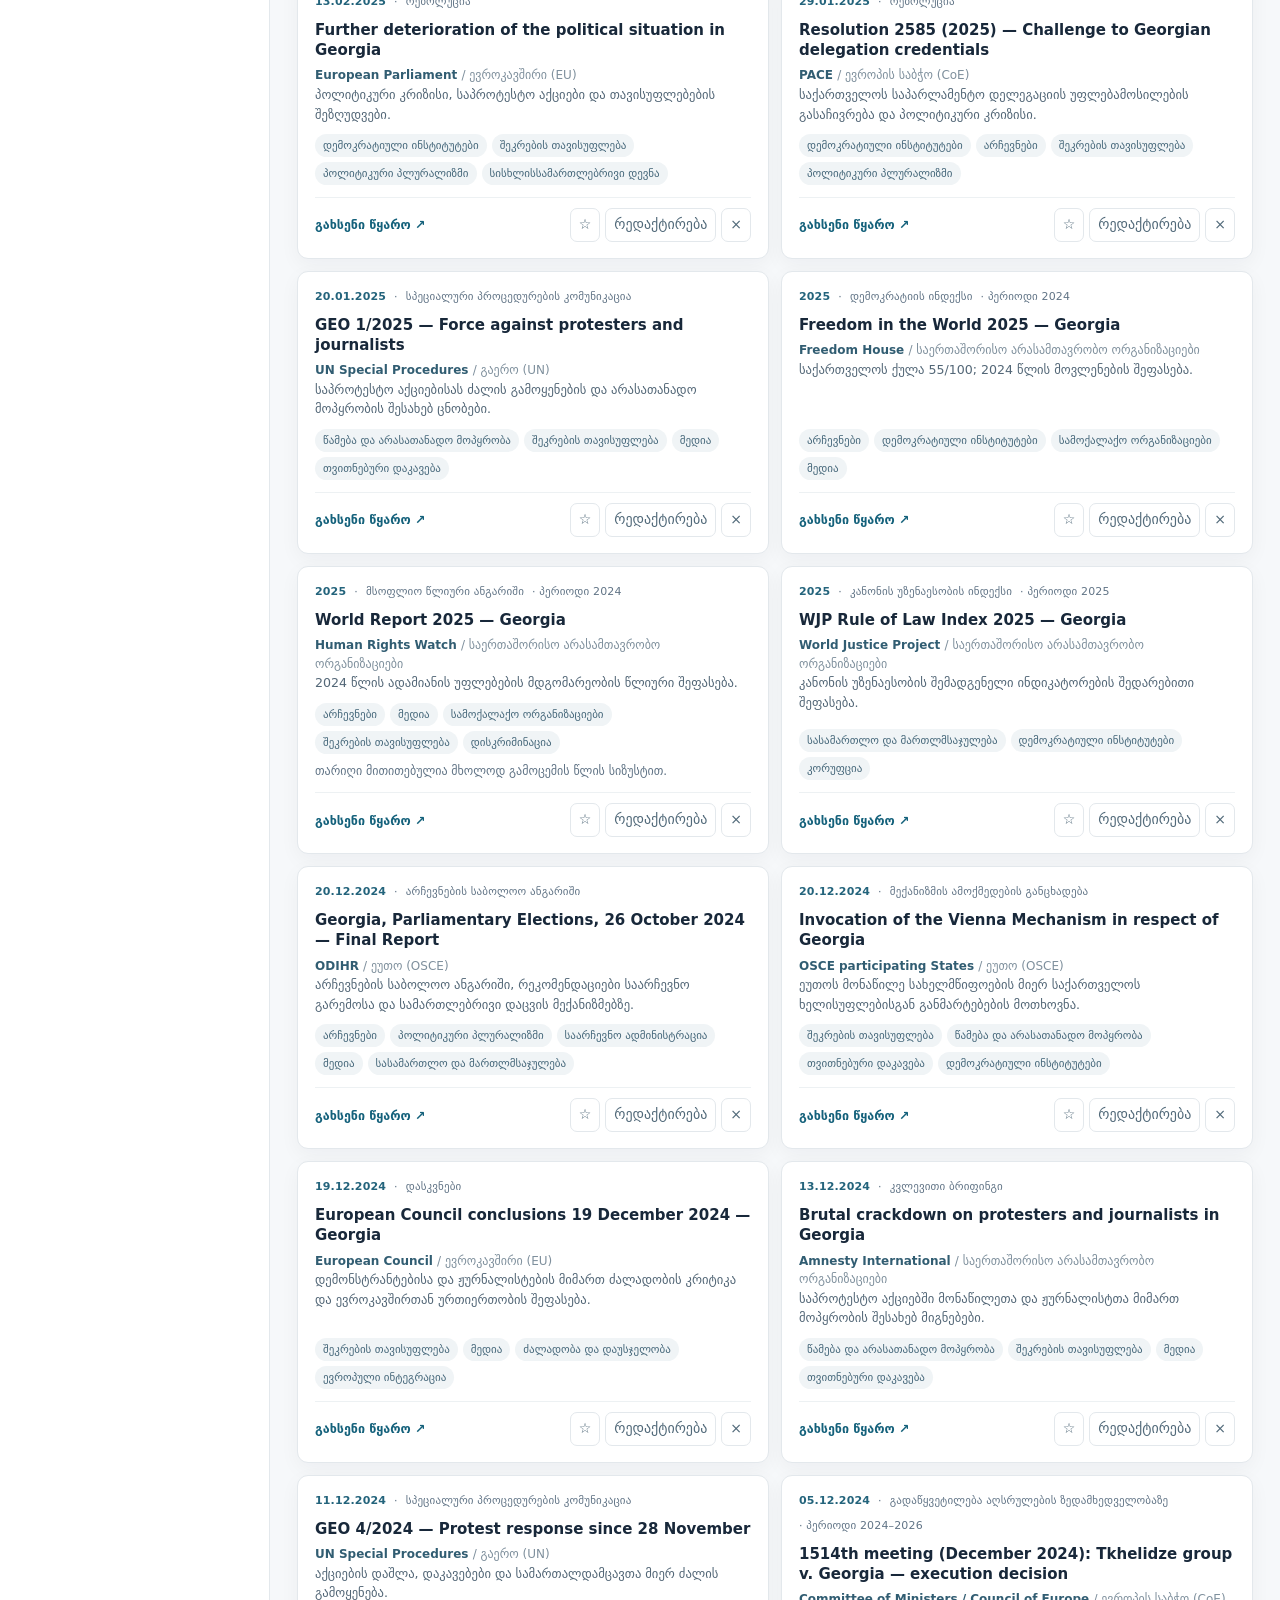
<file: vol2/index.html>
<!doctype html>
<html lang="ka">
<head>
<meta charset="UTF-8"><meta name="viewport" content="width=device-width, initial-scale=1">
<title>Georgia Democracy Monitor | საერთაშორისო დოკუმენტების კატალოგი</title>
<style>
:root{--bg:#f6f8fa;--panel:#fff;--line:#e3e8ec;--ink:#18283a;--muted:#617486;--accent:#12566e;--accentlight:#e9f3f6;--dark:#102b3b;--shadow:0 6px 20px rgba(11,31,46,.045)}
*{box-sizing:border-box}body{margin:0;background:var(--bg);color:var(--ink);font:14px/1.55 system-ui,-apple-system,"Segoe UI",Arial,sans-serif}button,input,select,textarea{font:inherit}button{cursor:pointer}a{color:var(--accent)}button:focus-visible,a:focus-visible,input:focus-visible,select:focus-visible,textarea:focus-visible{outline:3px solid #55acc3;outline-offset:2px}.top{background:var(--dark);color:#fff;padding:25px 34px 22px}.eyebrow{font-size:11px;letter-spacing:1.65px;font-weight:750;color:#a2c9d2;text-transform:uppercase}.topbar{display:flex;align-items:center;justify-content:space-between;gap:14px;flex-wrap:wrap}.top h1{font-size:clamp(20px,2.4vw,29px);line-height:1.25;letter-spacing:-.6px;margin:9px 0 6px}.top p{color:#c4d4de;max-width:850px;margin:0}.top-buttons{display:flex;gap:8px;flex-wrap:wrap}.btn{border:1px solid var(--line);border-radius:8px;padding:8px 12px;background:#fff;color:var(--ink);font-weight:650}.btn:hover{border-color:#8fb2c0}.btn.primary{background:var(--accent);color:white;border-color:var(--accent)}.top .btn{background:#244858;color:#fff;border-color:#446373}.top .btn.primary{background:#ebf5f6;color:#133b50}.kpis{display:flex;flex-wrap:wrap;gap:24px;margin-top:20px}.kpi{min-width:92px}.kpi strong{display:block;font-size:22px;line-height:1.3}.kpi span{font-size:12px;color:#b9d0da}.layout{display:grid;grid-template-columns:270px minmax(0,1fr);max-width:1700px;margin:auto;min-height:calc(100vh - 190px)}aside{background:#fff;border-right:1px solid var(--line);padding:20px 18px 60px}.aside-head{font-weight:750;font-size:15px;margin-bottom:12px;display:flex;justify-content:space-between}.topic-list{display:flex;flex-direction:column;gap:3px}.topic{width:100%;border:0;border-radius:7px;background:transparent;color:#354b5d;text-align:left;padding:7px 8px;display:flex;justify-content:space-between;gap:6px;align-items:center;font-size:12.6px}.topic:hover{background:#f4f7f8}.topic.on{background:var(--accentlight);color:var(--accent);font-weight:750}.topic .count{font-size:11px;color:#8496a4;flex:none}.side-note{margin-top:23px;padding:12px 13px;border-top:1px solid var(--line);font-size:12px;color:var(--muted)}main{padding:24px 27px 70px;min-width:0}.toolbar{background:var(--panel);border:1px solid var(--line);border-radius:12px;padding:16px;box-shadow:var(--shadow)}.row1{display:grid;grid-template-columns:minmax(250px,1fr) repeat(2,minmax(140px,180px));gap:9px}.search{width:100%;padding:11px 13px;border:1px solid #d6e1e6;border-radius:8px;background:#fbfdfe}.field{width:100%;padding:10px 9px;border:1px solid #d6e1e6;border-radius:8px;background:#fbfdfe;color:var(--ink)}.row2{display:flex;gap:9px;align-items:center;flex-wrap:wrap;margin-top:11px}.row2 .field{width:auto;min-width:145px}.mini{font-size:12px;color:var(--muted)}.toggle{display:inline-flex;border:1px solid var(--line);border-radius:8px;overflow:hidden}.toggle button{background:#fff;border:0;padding:8px 9px;font-size:12px}.toggle button.active{background:var(--accent);color:#fff}.results-bar{display:flex;align-items:center;justify-content:space-between;gap:12px;margin:21px 0 12px;flex-wrap:wrap}.results-bar h2{margin:0;font-size:18px}.active-tags{display:flex;gap:5px;flex-wrap:wrap}.chip{font-size:11px;border:1px solid #c6dce3;color:#22596a;background:#edf6f8;border-radius:40px;padding:4px 8px}.chips{display:flex;flex-wrap:wrap;gap:5px;margin-top:10px}.tag{font-size:11px;color:#45677a;background:#f0f4f6;padding:3px 8px;border-radius:40px}.cards{display:grid;grid-template-columns:repeat(2,minmax(0,1fr));gap:12px}.doc{background:#fff;border:1px solid var(--line);border-radius:11px;padding:16px 17px;box-shadow:var(--shadow);display:flex;flex-direction:column;min-height:240px}.doc .meta{font-size:11px;letter-spacing:.15px;color:var(--muted);display:flex;align-items:center;gap:8px;flex-wrap:wrap}.doc .meta strong{color:#24647c}.doc h3{font-size:15px;line-height:1.35;margin:10px 0 6px;overflow-wrap:anywhere}.doc .summary{font-size:12.6px;color:#536777;margin:0;flex:1}.doc .org{font-size:12px;color:#315d72;font-weight:650}.doc .footer{border-top:1px solid #edf1f3;margin-top:12px;padding-top:10px;display:flex;align-items:center;justify-content:space-between;gap:8px;flex-wrap:wrap}.link{color:#14617b;text-decoration:none;font-weight:750;font-size:12.5px}.link:hover{text-decoration:underline}.icon-btn{border:1px solid var(--line);background:#fff;border-radius:7px;padding:5px 8px;color:#526a7a}.icon-btn:hover{background:#f1f6f7}.fav{color:#b48a23}.empty{background:#fff;border:1px dashed #c7d6dc;border-radius:12px;padding:50px 20px;text-align:center;color:var(--muted)}.help{margin-top:19px;font-size:12px;color:var(--muted)}dialog{border:1px solid var(--line);border-radius:14px;padding:0;max-width:710px;width:calc(100% - 28px);max-height:89vh;box-shadow:0 25px 90px #14354740}dialog::backdrop{background:#07172391}.dialoghead{padding:20px 23px;background:#f5f8f9;border-bottom:1px solid var(--line)}.dialoghead h2{margin:0;font-size:18px}.dialogcontent{padding:20px 23px;overflow-y:auto;max-height:70vh}.formgrid{display:grid;grid-template-columns:1fr 1fr;gap:12px}.formgrid label{font-size:12px;font-weight:700;display:flex;flex-direction:column;gap:5px}.formgrid input,.formgrid select,.formgrid textarea{border:1px solid #cdd9df;border-radius:7px;padding:9px;width:100%;color:#253748}.span2{grid-column:span 2}.dialogfoot{padding:15px 23px;border-top:1px solid var(--line);display:flex;justify-content:space-between;gap:8px}.hint{font-size:12px;color:var(--muted)}.footer-info{margin-top:20px;font-size:12px;color:#667b89;line-height:1.8}.screen-only{position:absolute;left:-9999px}.sr-only{position:absolute;left:-9999px}
@media(max-width:1050px){.layout{grid-template-columns:210px minmax(0,1fr)}.cards{grid-template-columns:1fr}.row1{grid-template-columns:1fr 1fr}.row1 input:first-child{grid-column:span 2}main{padding:19px}}@media(max-width:700px){.layout{display:block}aside{border-right:0;border-bottom:1px solid var(--line);padding:15px}.topic-list{flex-direction:row;flex-wrap:wrap;max-height:125px;overflow:auto}.topic{width:auto}.top{padding:20px 16px}.kpis{gap:15px}main{padding:15px}.row1{grid-template-columns:1fr}.row1 input:first-child{grid-column:auto}.formgrid{grid-template-columns:1fr}.span2{grid-column:auto}}
@media print{.top-buttons,.toolbar,aside,.icon-btn,.results-bar .btn,.help,.footer-info{display:none!important}.layout{display:block}main{padding:10px}.cards{grid-template-columns:1fr}.doc{break-inside:avoid;min-height:0}.top{background:#fff;color:#000;border-bottom:1px solid #bbb}.top p,.kpi span{color:#444}}
.collection-tabs{display:flex;gap:8px;flex-wrap:wrap;padding:14px 28px;background:#edf3f6;border-bottom:1px solid var(--line)}.collection-tabs button{border:1px solid #bcd0da;background:white;padding:10px 14px;border-radius:8px;font-weight:700}.collection-tabs button[aria-pressed=true]{background:var(--accent);color:white}.data-status{padding:8px 28px;color:#556c7b;font-size:12px;background:#f7fafb}@media(max-width:700px){.collection-tabs{padding:12px}}
</style>
</head>
<body>
<header class="top"><div class="topbar"><div><div class="eyebrow">RESEARCH LIBRARY / GEORGIA / VOL. 2</div><h1>საქართველოს დემოკრატიის კვლევითი ბიბლიოთეკა · Vol. 2</h1><p>ცალკეული დოკუმენტები • მრავალთემიანი ძიება • პირველწყაროების ბმულები • ადგილობრივი რედაქტირება</p></div><div class="top-buttons"><button class="btn primary" id="addBtn">＋ დოკუმენტის დამატება</button><button class="btn" id="jsonBtn">⇩ JSON ასლი</button><button class="btn" id="csvBtn">⇩ CSV / Excel</button><button class="btn" id="importBtn">⇧ იმპორტი</button></div></div><div class="kpis"><div class="kpi"><strong id="totalKpi">—</strong><span>დოკუმენტი ბაზაში</span></div><div class="kpi"><strong id="orgKpi">—</strong><span>გამომცემი ინსტიტუტი</span></div><div class="kpi"><strong id="topicKpi">—</strong><span>თემატური კატეგორია</span></div><div class="kpi"><strong>2020–2026</strong><span>პერიოდი</span></div></div></header>
<nav class="collection-tabs" id="collectionTabs" aria-label="კოლექციები"></nav><div id="dataStatus" class="data-status" role="status">მონაცემები იტვირთება…</div><div class="layout"><aside><div class="aside-head">თემატური ფილტრები <button id="clearTags" class="icon-btn" title="ნიშნულების გასუფთავება">გასუფთავება</button></div><div class="mini" style="margin-bottom:10px">შეიძლება რამდენიმე თემის ერთდროულად მონიშვნა.</div><div class="topic-list" id="topics"></div><div class="side-note"><strong>ადგილობრივი მუშაობა</strong><p>რედაქტირება ინახება ამ ბრაუზერში. ფაილის ან ბრაუზერის შეცვლის წინ აუცილებლად შეინახე JSON ასლი. პირველწყაროების გასახსნელად საჭიროა ინტერნეტი.</p><p>კატალოგი არ ცვლის ტექსტის, დასკვნების ან მათი სამართლებრივი სტატუსის პირველწყაროში გადამოწმებას.</p></div></aside><main>
<section class="toolbar" aria-label="ძებნა და ფილტრები"><div class="row1"><input class="search" id="search" placeholder="ძებნა სათაურით, სიტყვით, შინაარსით, ორგანიზაციით…" aria-label="მოძებნე დოკუმენტი"><select class="field" id="group" aria-label="ინსტიტუციური ჯგუფი"><option value="">ყველა ჯგუფი</option></select><select class="field" id="year" aria-label="წელი"><option value="">ყველა წელი</option><option>2020</option><option>2021</option><option>2022</option><option>2023</option><option>2024</option><option>2025</option><option>2026</option></select></div><div class="row2"><select class="field" id="org" aria-label="ინსტიტუტი"><option value="">ყველა ინსტიტუტი</option></select><select class="field" id="doctype" aria-label="დოკუმენტის ტიპი"><option value="">ყველა ტიპი</option></select><select class="field" id="sort" aria-label="დახარისხება"><option value="date_desc">ჯერ უახლესი</option><option value="date_asc">ჯერ უძველესი</option><option value="institution">ინსტიტუტით A–Z</option><option value="title">სათაურით A–Z</option></select><label class="mini"><input id="favoritesOnly" type="checkbox"> მხოლოდ შენახული ★</label><div class="toggle" aria-label="თემატური თანხვედრა"><button type="button" id="modeAny" class="active" title="რომელიმე არჩეული თემა">OR</button><button type="button" id="modeAll" title="ყველა არჩეული თემა">AND</button></div><button class="btn" id="resetBtn" type="button">ყველა ფილტრის გასუფთავება</button></div></section>
<div class="results-bar"><div><h2 id="resultCount">ძებნის შედეგები</h2><div class="active-tags" id="activeTags"></div></div><button class="btn" onclick="window.print()" title="შედეგების ბეჭდვა ან PDF-ად შენახვა">⎙ ბეჭდვა / PDF</button></div><div class="cards" id="cards" aria-live="polite"></div><div class="help">რჩევა: მაგალითად მონიშნე „წამება და არასათანადო მოპყრობა“ და „სამოქალაქო ორგანიზაციები“, შემდეგ აირჩიე AND ყველა თემის ერთ დოკუმენტში მოსაძებნად.</div><div class="footer-info">საწყისი რეესტრი: 2026-11-11. მონაცემთა ბაზის კატეგორიები და მოკლე ანოტაციები სამუშაოა; ზოგიერთ დოკუმენტს მითითებული აქვს გამომცემლის რეესტრი და არა უშუალოდ PDF. „საერთაშორისო“ და „დამატებითი ეროვნული პირველწყაროები“ ერთმანეთისგან გამიჯნულია. ეს არის სტატიკური, ადგილობრივი კატალოგი და არა ავტომატურად განახლებადი სერვისი.</div>
</main></div>
<dialog id="editor"><div class="dialoghead"><h2 id="dialogTitle">დოკუმენტი</h2></div><form id="docForm"><div class="dialogcontent"><div class="formgrid"><label>სათაური *<input name="title" required maxlength="300"></label><label>ინსტიტუტი *<input name="institution" required maxlength="120"></label><label>გამოქვეყნების თარიღი *<input name="date" required placeholder="YYYY-MM-DD ან YYYY" pattern="20(2[0-6])(-\d\d(-\d\d)?)?"></label><label>ინსტიტუციური ჯგუფი *<select name="group" required id="formGroup"></select></label><label>დოკუმენტის ტიპი *<input name="type" required placeholder="ანგარიში / რეზოლუცია / განცხადება"></label><label>საანგარიშო პერიოდი<input name="period" placeholder="მაგ. 2024–2025"></label><label class="span2">პირველწყაროს ბმული *<input name="url" type="url" required placeholder="https://..."></label><label class="span2">საკვანძო თემები (გამოყავი ; ნიშნით) *<textarea name="topics" rows="2" required></textarea></label><label class="span2">მოკლე ანოტაცია ქართულად<textarea name="summary" rows="3"></textarea></label><label class="span2">შენიშვნა, ავტორობა ან ბმულის სტატუსი<textarea name="note" rows="2"></textarea></label><label>ბმულის ტიპი<input name="link_type" placeholder="დოკუმენტი / რეესტრი"></label></div><div class="hint" style="margin-top:10px">დოკუმენტი ადგილობრივად შეინახება. JSON ასლის შენახვა რეკომენდებულია ყოველი მნიშვნელოვანი ცვლილების შემდეგ.</div></div><div class="dialogfoot"><button type="button" class="btn" id="closeDialog">გაუქმება</button><button type="submit" class="btn primary">შენახვა</button></div></form></dialog>
<input id="fileInput" type="file" hidden accept=".json,application/json,.csv,text/csv">
<script id="initialData" type="application/json">[]</script>
<script>
(async ()=>{'use strict';
const key='georgia-democracy-vol2-v3';let seed=[];const collectionDefs=[{id:'international',label:'საერთაშორისო შეფასებები',file:'../catalogue.json'},{id:'georgian',label:'ქართული წყაროები',file:'georgian.json'},{id:'government',label:'მთავრობის კომუნიკაციები',file:'government.json'}];let activeCollection='international',allRecords=[],loadErrors={};
const loaded=await Promise.all(collectionDefs.map(async c=>{try{const response=await fetch(c.file,{cache:'no-store'});if(!response.ok)throw Error('HTTP '+response.status);const data=await response.json();if(!Array.isArray(data))throw Error('JSON array expected');return data.map(x=>({...x,collection:c.id}))}catch(e){loadErrors[c.id]=String(e);return []}}));allRecords=loaded.flat();seed=allRecords.filter(x=>x.collection===activeCollection);
const $=id=>document.getElementById(id);let groups=[...new Set(seed.map(d=>d.group))];let db;let tags=new Set();let mode='any';let editing=null;let saveOK=true;
const enc=s=>String(s??'').replace(/[&<>"']/g,c=>({'&':'&amp;','<':'&lt;','>':'&gt;','"':'&quot;',"'":'&#39;'}[c]));
const safeLink=s=>{try{let u=new URL(String(s));return ['https:','http:'].includes(u.protocol)?u.href:'#'}catch(e){return '#'}};
function restore(){let stored=[];try{const v=JSON.parse(localStorage.getItem(key));if(Array.isArray(v))stored=v;}catch(e){}const official=new Map(seed.map(d=>[d.id,{...d}]));for(const item of stored){if(!item||!item.id)continue;const baseline=official.get(item.id);if(baseline){baseline.note=typeof item.note==='string'?item.note:(baseline.note||'');baseline.favorite=Boolean(item.favorite);}else if(item.collection===activeCollection){official.set(item.id,item);}}db=[...official.values()].map(d=>({...d,topics:Array.isArray(d.topics)?d.topics:String(d.topics||'').split(/\s*[;|]\s*/).filter(Boolean)}))}
function save(){try{localStorage.setItem(key,JSON.stringify(db.filter(d=>d.id.startsWith('USER-')||d.favorite||d.note)));saveOK=true}catch(e){saveOK=false;alert('ბრაუზერმა ადგილობრივი შენახვა ვერ შეძლო. შეინახე JSON ასლი.') }}
function opts(id,values,prompt){const previous=$(id).value;$(id).innerHTML=`<option value="">${enc(prompt)}</option>`+values.map(v=>`<option value="${enc(v)}">${enc(v)}</option>`).join('');if(values.includes(previous))$(id).value=previous}
function setupOptions(){groups=[...new Set(db.map(d=>d.group))];opts('group',[...new Set(db.map(d=>d.group))].sort(),'ყველა ჯგუფი');opts('org',[...new Set(db.map(d=>d.institution))].sort(),'ყველა ინსტიტუტი');opts('doctype',[...new Set(db.map(d=>d.type))].sort(),'ყველა ტიპი');$('formGroup').innerHTML=[...new Set([...groups,...db.map(d=>d.group)])].map(v=>`<option>${enc(v)}</option>`).join('')}
function uniqueTopics(){return [...new Set(db.flatMap(d=>d.topics))].sort((a,b)=>a.localeCompare(b,'ka'))}
function renderTopics(){let count={};for(const d of db)for(const t of d.topics)count[t]=(count[t]||0)+1;$('topics').innerHTML=uniqueTopics().map(t=>`<button type="button" class="topic ${tags.has(t)?'on':''}" data-tag="${enc(t)}" aria-pressed="${tags.has(t)}"><span>${enc(t)}</span><span class="count">${count[t]}</span></button>`).join('');$('topics').querySelectorAll('button').forEach(btn=>btn.onclick=()=>{let t=btn.dataset.tag;tags.has(t)?tags.delete(t):tags.add(t);renderTopics();render()})}
function dateDisplay(v){if(/^\d{4}-\d{2}-\d{2}$/.test(v))return v.split('-').reverse().join('.');if(/^\d{4}-\d{2}$/.test(v))return v.slice(0,7);return v}
function switchCollection(id){activeCollection=id;seed=allRecords.filter(d=>d.collection===id);tags.clear();mode='any';for(const k of ['search','group','year','org','doctype'])$(k).value='';$('sort').value='date_desc';$('favoritesOnly').checked=false;restore();setupOptions();renderTopics();updateMode();render();renderCollections()}
function renderCollections(){$('collectionTabs').innerHTML=collectionDefs.map(c=>'<button type="button" data-collection="'+c.id+'" aria-pressed="'+(activeCollection===c.id)+'">'+c.label+' ('+allRecords.filter(d=>d.collection===c.id).length+')</button>').join('');$('collectionTabs').querySelectorAll('button').forEach(b=>b.onclick=()=>switchCollection(b.dataset.collection));$('dataStatus').textContent=loadErrors[activeCollection]?'ჩატვირთვის შეცდომა: '+loadErrors[activeCollection]:'ჩატვირთულია '+seed.length+' ჩანაწერი. თემატური, ორგანიზაციული და ტექსტური ძიება მუშაობს ამ კოლექციაში.'}
const aliases={
'არჩევნები':['elections','electoral','vote','polls','არჩევნ'],
'საარჩევნო ადმინისტრაცია':['election administration','cec','observer'],
'დემოკრატიული ინსტიტუტები':['democracy','democratic institutions','backsliding','autocratization'],
'პოლიტიკური პლურალიზმი':['opposition','political parties','political pluralism'],
'სამოქალაქო ორგანიზაციები':['ngos','csos','civil society','association'],
'უფლებადამცველები':['human rights defenders','hrd','activists'],
'წამება და არასათანადო მოპყრობა':['torture','ill-treatment','police brutality'],
'ძალადობა და დაუსჯელობა':['impunity','violence','police violence'],
'შეკრების თავისუფლება':['assembly','protest','demonstration'],
'გამოხატვის თავისუფლება':['freedom of expression','speech'],
'მედია':['press','media','journalists','journalism'],
'თვითნებური დაკავება':['arbitrary detention','arrests'],
'სისხლისსამართლებრივი დევნა':['criminal prosecution','persecution','trials'],
'სასამართლო და მართლმსაჯულება':['rule of law','judiciary','courts','justice'],
'უცხოური დაფინანსება':['foreign funding','grants','fara','foreign agents'],
'შემზღუდველი კანონმდებლობა':['restrictive legislation','foreign influence','law'],
'აკადემიური თავისუფლება':['academic freedom','universities'],
'დისკრიმინაცია':['discrimination','equality'],
'ლგბტი უფლებები':['lgbt','lgbtq','lgbti'],
'გენდერული თანასწორობა':['gender','women'],
'ციფრული უფლებები':['digital rights','internet'],
'ონლაინ თვალთვალი':['surveillance','facial recognition'],
'კორუფცია':['corruption','integrity'],
'მიგრაცია და გაძევება':['migration','expulsion','deportation','refugees'],
'ევროპული ინტეგრაცია':['eu accession','european integration']};
function filtered(){const q=$('search').value.toLocaleLowerCase().trim(),group=$('group').value,year=$('year').value,org=$('org').value,typ=$('doctype').value,fav=$('favoritesOnly').checked;let out=db.filter(d=>(!group||d.group===group)&&(!org||d.institution===org)&&(!year||d.date.startsWith(year))&&(!typ||d.type===typ)&&(!fav||d.favorite)&&(!tags.size||(mode==='all'?[...tags].every(t=>d.topics.includes(t)):[...tags].some(t=>d.topics.includes(t))))&&(!q||[d.title,d.institution,d.group,d.type,d.summary,d.period,d.note,...d.topics,...d.topics.flatMap(t=>aliases[t]||[])].join(' ').toLocaleLowerCase().includes(q)));const sort=$('sort').value;out.sort((a,b)=>sort==='date_asc'?a.date.localeCompare(b.date):sort==='institution'?a.institution.localeCompare(b.institution,'en')||b.date.localeCompare(a.date):sort==='title'?a.title.localeCompare(b.title,'en'):b.date.localeCompare(a.date));return out}
function card(d){return `<article class="doc"><div class="meta"><strong>${enc(dateDisplay(d.date))}</strong><span>·</span><span>${enc(d.type)}</span>${d.period?`<span>· პერიოდი ${enc(d.period)}</span>`:''}</div><h3>${enc(d.title)}</h3><div class="org">${enc(d.institution)} <span style="font-weight:400;color:#7f909d">/ ${enc(d.group)}</span></div><div class="summary">${enc(d.summary)}</div><div class="chips">${d.topics.map(t=>`<span class="tag">${enc(t)}</span>`).join('')}</div>${d.note?`<div class="mini" style="margin-top:8px">${enc(d.note)}</div>`:''}<div class="footer"><a class="link" href="${enc(safeLink(d.url))}" target="_blank" rel="noopener noreferrer">გახსენი წყარო ↗</a><div style="display:flex;gap:5px"><button class="icon-btn ${d.favorite?'fav':''}" data-fav="${enc(d.id)}" title="შენახული" aria-label="შენახულებში დამატება">${d.favorite?'★':'☆'}</button><button class="icon-btn" data-edit="${enc(d.id)}">რედაქტირება</button><button class="icon-btn" data-delete="${enc(d.id)}" title="დოკუმენტის წაშლა">×</button></div></div></article>`}
function render(){let a=filtered();$('totalKpi').textContent=db.length;$('orgKpi').textContent=new Set(db.map(d=>d.institution)).size;$('topicKpi').textContent=uniqueTopics().length;$('resultCount').textContent=`ნაპოვნია ${a.length} დოკუმენტი`;$('activeTags').innerHTML=[...tags].map(t=>`<span class="chip">${enc(t)}</span>`).join('');$('cards').innerHTML=a.length?a.map(card).join(''):'<div class="empty">ამ ფილტრებით ჩანაწერი არ მოიძებნა. სცადე სხვა თემა ან გაასუფთავე ფილტრები.</div>';$('cards').querySelectorAll('[data-fav]').forEach(b=>b.onclick=()=>{let d=db.find(x=>x.id===b.dataset.fav);d.favorite=!d.favorite;save();render()});$('cards').querySelectorAll('[data-edit]').forEach(b=>b.onclick=()=>openEdit(b.dataset.edit));$('cards').querySelectorAll('[data-delete]').forEach(b=>b.onclick=()=>{let d=db.find(x=>x.id===b.dataset.delete);if(confirm(`გსურს დოკუმენტის წაშლა?\n${d.title}`)){db=db.filter(x=>x.id!==d.id);save();setupOptions();renderTopics();render()}})}
for(const id of ['search','group','year','org','doctype','sort','favoritesOnly'])$(id).addEventListener(id==='search'?'input':'change',render);$('resetBtn').onclick=()=>{$('search').value='';for(let id of ['group','year','org','doctype'])$(id).value='';$('sort').value='date_desc';$('favoritesOnly').checked=false;tags.clear();mode='any';updateMode();renderTopics();render()};$('clearTags').onclick=()=>{tags.clear();renderTopics();render()};
function updateMode(){$('modeAny').classList.toggle('active',mode==='any');$('modeAll').classList.toggle('active',mode==='all')};$('modeAny').onclick=()=>{mode='any';updateMode();render()};$('modeAll').onclick=()=>{mode='all';updateMode();render()};
function openEdit(id){const d=db.find(x=>x.id===id);editing=id||null;$('dialogTitle').textContent=d?'დოკუმენტის რედაქტირება':'ახალი დოკუმენტის დამატება';$('docForm').reset();let f=$('docForm');for(const name of ['title','institution','date','group','type','period','url','summary','note','link_type'])f.elements[name].value=d?.[name]||'';f.elements.topics.value=d?.topics?.join('; ')||'';if(!d)f.elements.group.value=groups[0];$('editor').showModal()}
$('addBtn').onclick=()=>openEdit(null);$('closeDialog').onclick=()=>$('editor').close();$('docForm').addEventListener('submit',e=>{e.preventDefault();const f=$('docForm'),get=n=>f.elements[n].value.trim();const url=get('url');if(safeLink(url)==='#'){alert('ბმული უნდა იწყებოდეს https:// ან http://');return}let original=db.find(x=>x.id===editing),record={id:editing||`USER-${Date.now()}`,date:get('date'),group:get('group'),institution:get('institution'),type:get('type'),title:get('title'),topics:[...new Set(get('topics').split(/\s*[;|]\s*/).filter(Boolean))],summary:get('summary'),period:get('period'),url,link_type:get('link_type'),note:get('note'),favorite:original?.favorite||false};if(original)db=db.map(x=>x.id===editing?record:x);else db.unshift(record);save();$('editor').close();setupOptions();renderTopics();render()});
function download(name,contents,mime){const blob=new Blob([contents],{type:mime}),a=document.createElement('a');a.href=URL.createObjectURL(blob);a.download=name;document.body.appendChild(a);a.click();a.remove();setTimeout(()=>URL.revokeObjectURL(a.href),1000)}
$('jsonBtn').onclick=()=>download('georgia-democracy-catalogue-backup.json',JSON.stringify(db,null,2),'application/json;charset=utf-8');
const fields=['id','date','group','institution','type','title','topics','summary','period','url','link_type','note','favorite'];const csvCell=s=>'"'+String(s??'').replace(/"/g,'""')+'"';$('csvBtn').onclick=()=>{let lines=[fields.map(csvCell).join(',')];for(const d of filtered())lines.push(fields.map(k=>csvCell(Array.isArray(d[k])?d[k].join('; '):d[k])).join(','));download('georgia-democracy-filtered.csv','\ufeff'+lines.join('\r\n'),'text/csv;charset=utf-8')};
$('importBtn').onclick=()=>{$('fileInput').value='';$('fileInput').click()};$('fileInput').onchange=async e=>{let file=e.target.files?.[0];if(!file)return;try{if(!file.name.toLowerCase().endsWith('.json'))throw Error('ამ ვერსიაში იმპორტი მუშაობს JSON ასლიდან. CSV ხელმისაწვდომია Excel-ში გასახსნელად.');let arr=JSON.parse(await file.text());if(!Array.isArray(arr)||!arr.every(x=>x.title&&x.institution&&x.date&&safeLink(x.url)!=='#'))throw Error('JSON-ის სტრუქტურა არასწორია');const count=db.length;if(!confirm(`იმპორტისას ჩანაწერები გაერთიანდება ID-ის მიხედვით. მიმდინარე ბაზაში არის ${count}, დასამატებლად/შესაცვლელად — ${arr.length}. გაგრძელება?`))return;let map=new Map(db.map(d=>[d.id,d]));for(const x of arr)map.set(x.id||`USER-${Math.random().toString(36).slice(2)}`,{...x,topics:Array.isArray(x.topics)?x.topics:String(x.topics||'').split(';').map(t=>t.trim()).filter(Boolean)});db=[...map.values()];save();setupOptions();renderTopics();render();alert('JSON იმპორტი დასრულდა. რეკომენდებულია ახალი სარეზერვო ასლის შენახვა.')}catch(err){alert(err.message)}};
window.addEventListener('storage',e=>{if(e.key===key){restore();setupOptions();renderTopics();render()}});restore();setupOptions();renderTopics();render();renderCollections();
})();
</script></body></html>
</file>
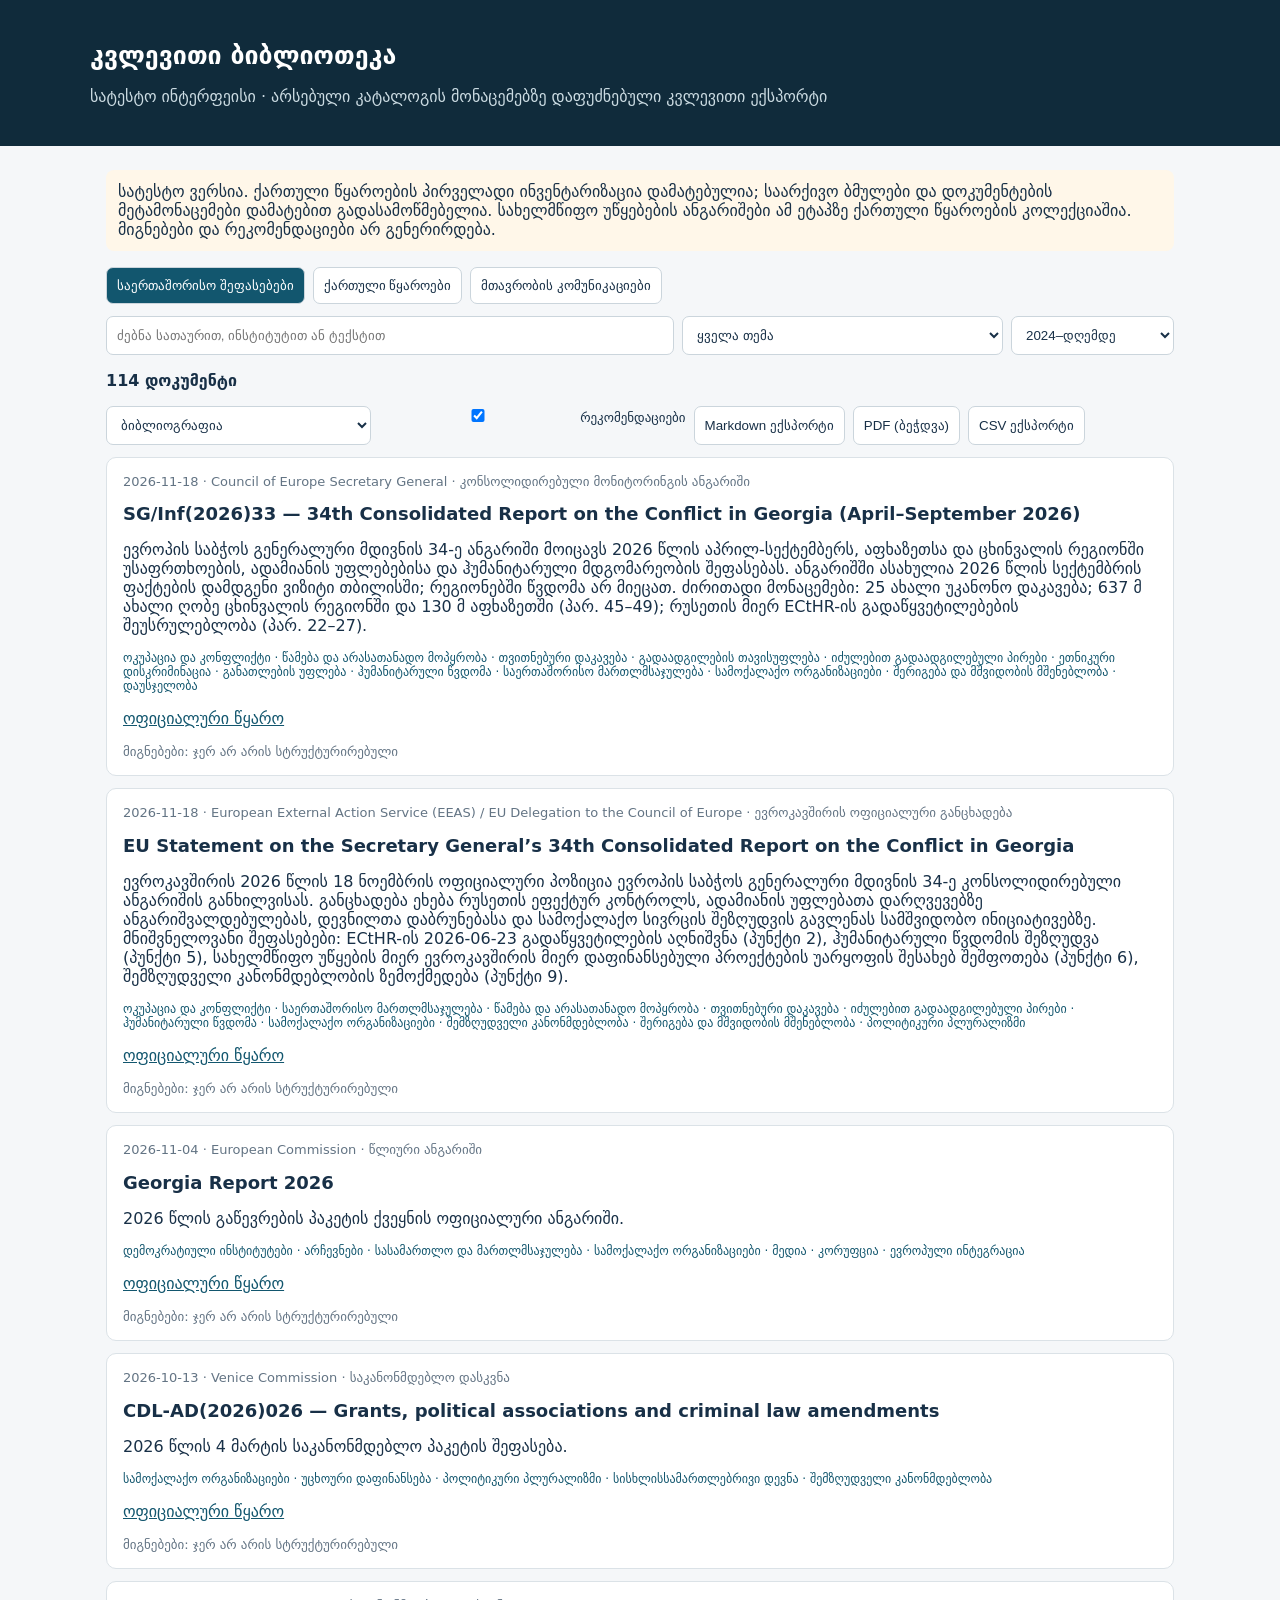
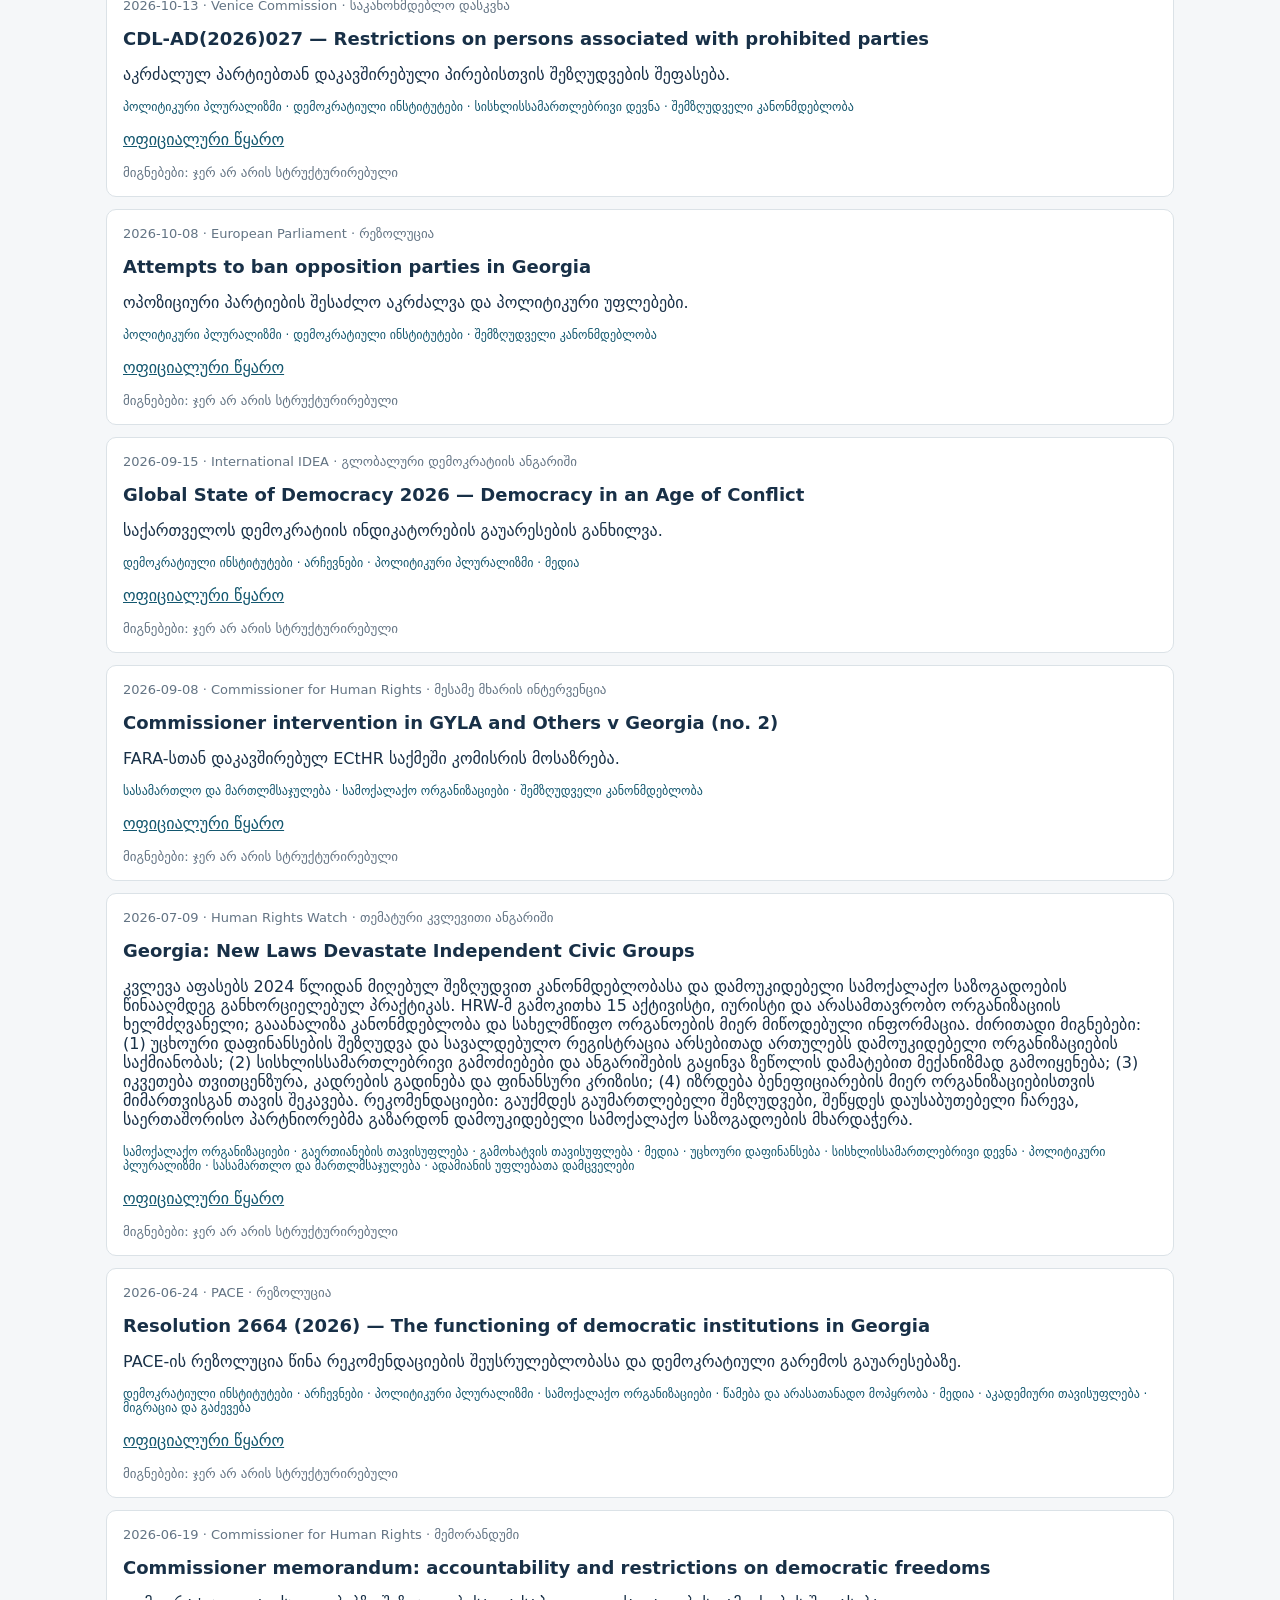
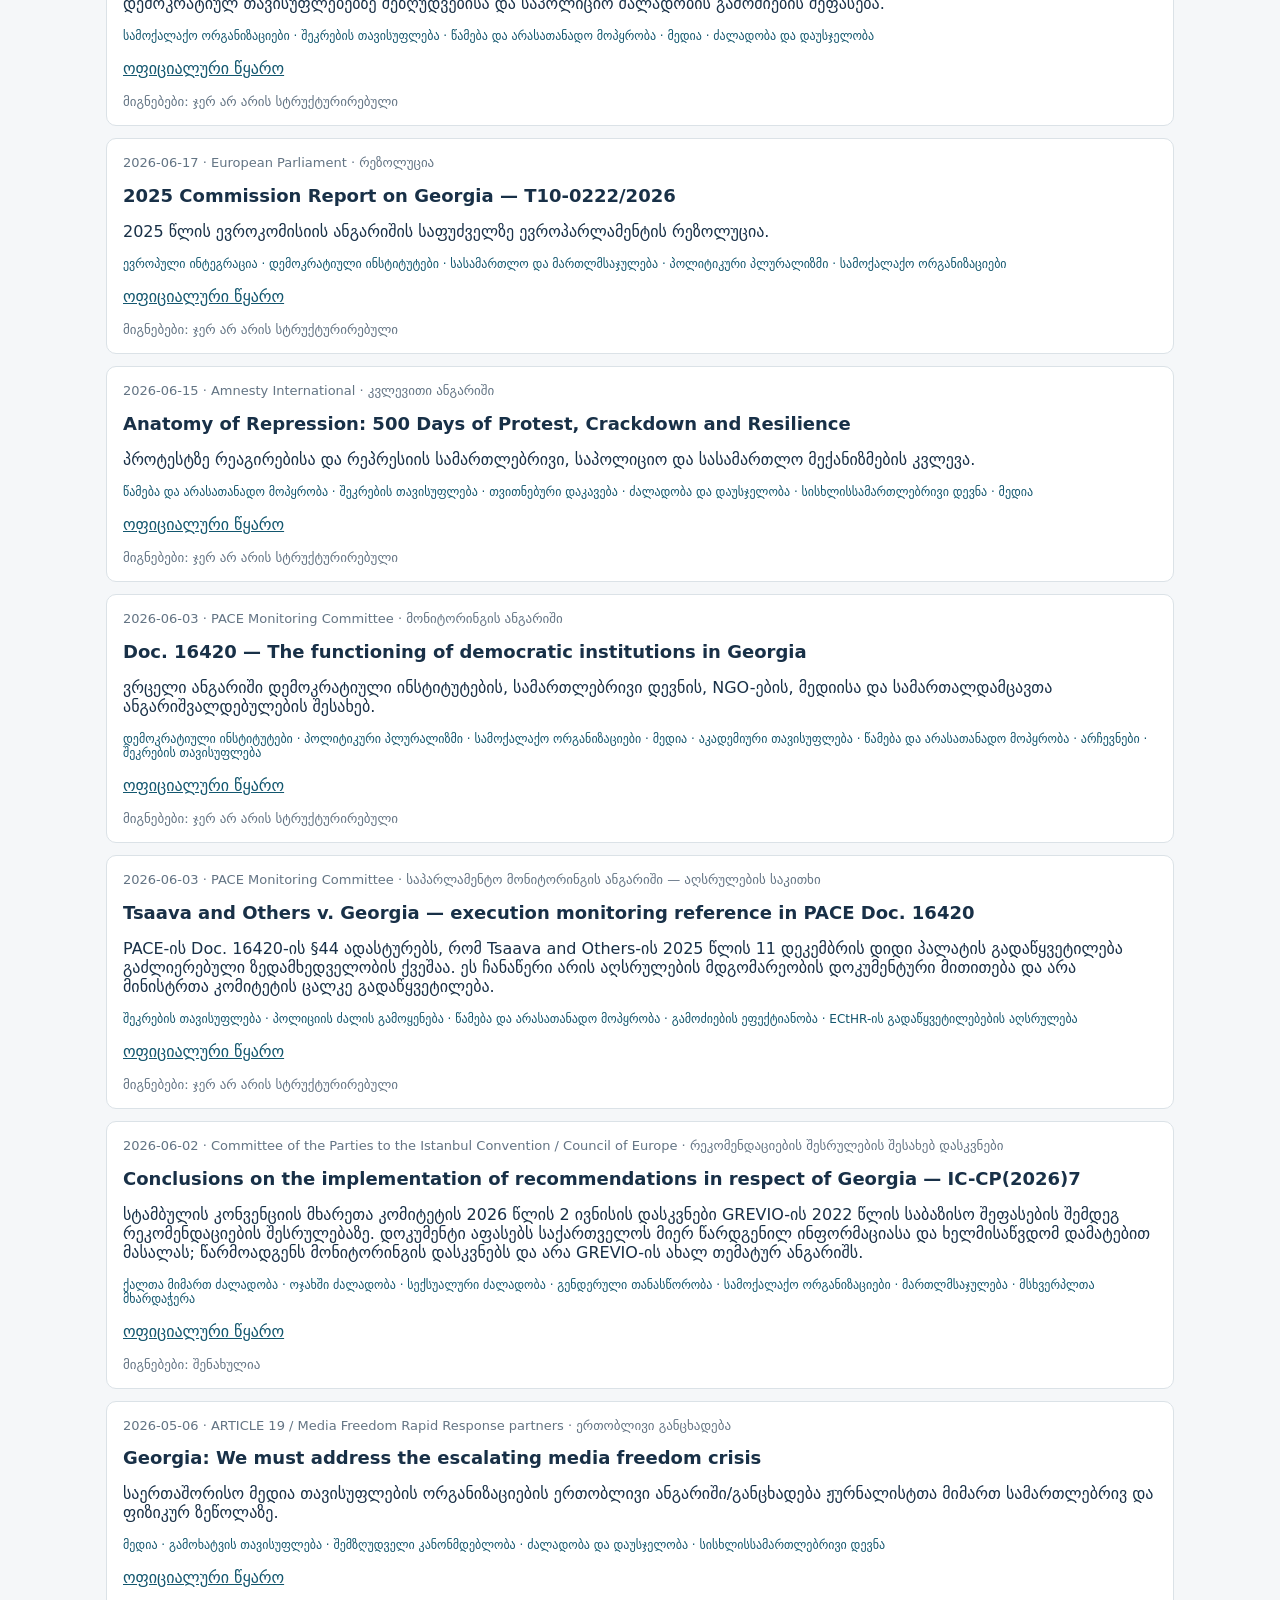
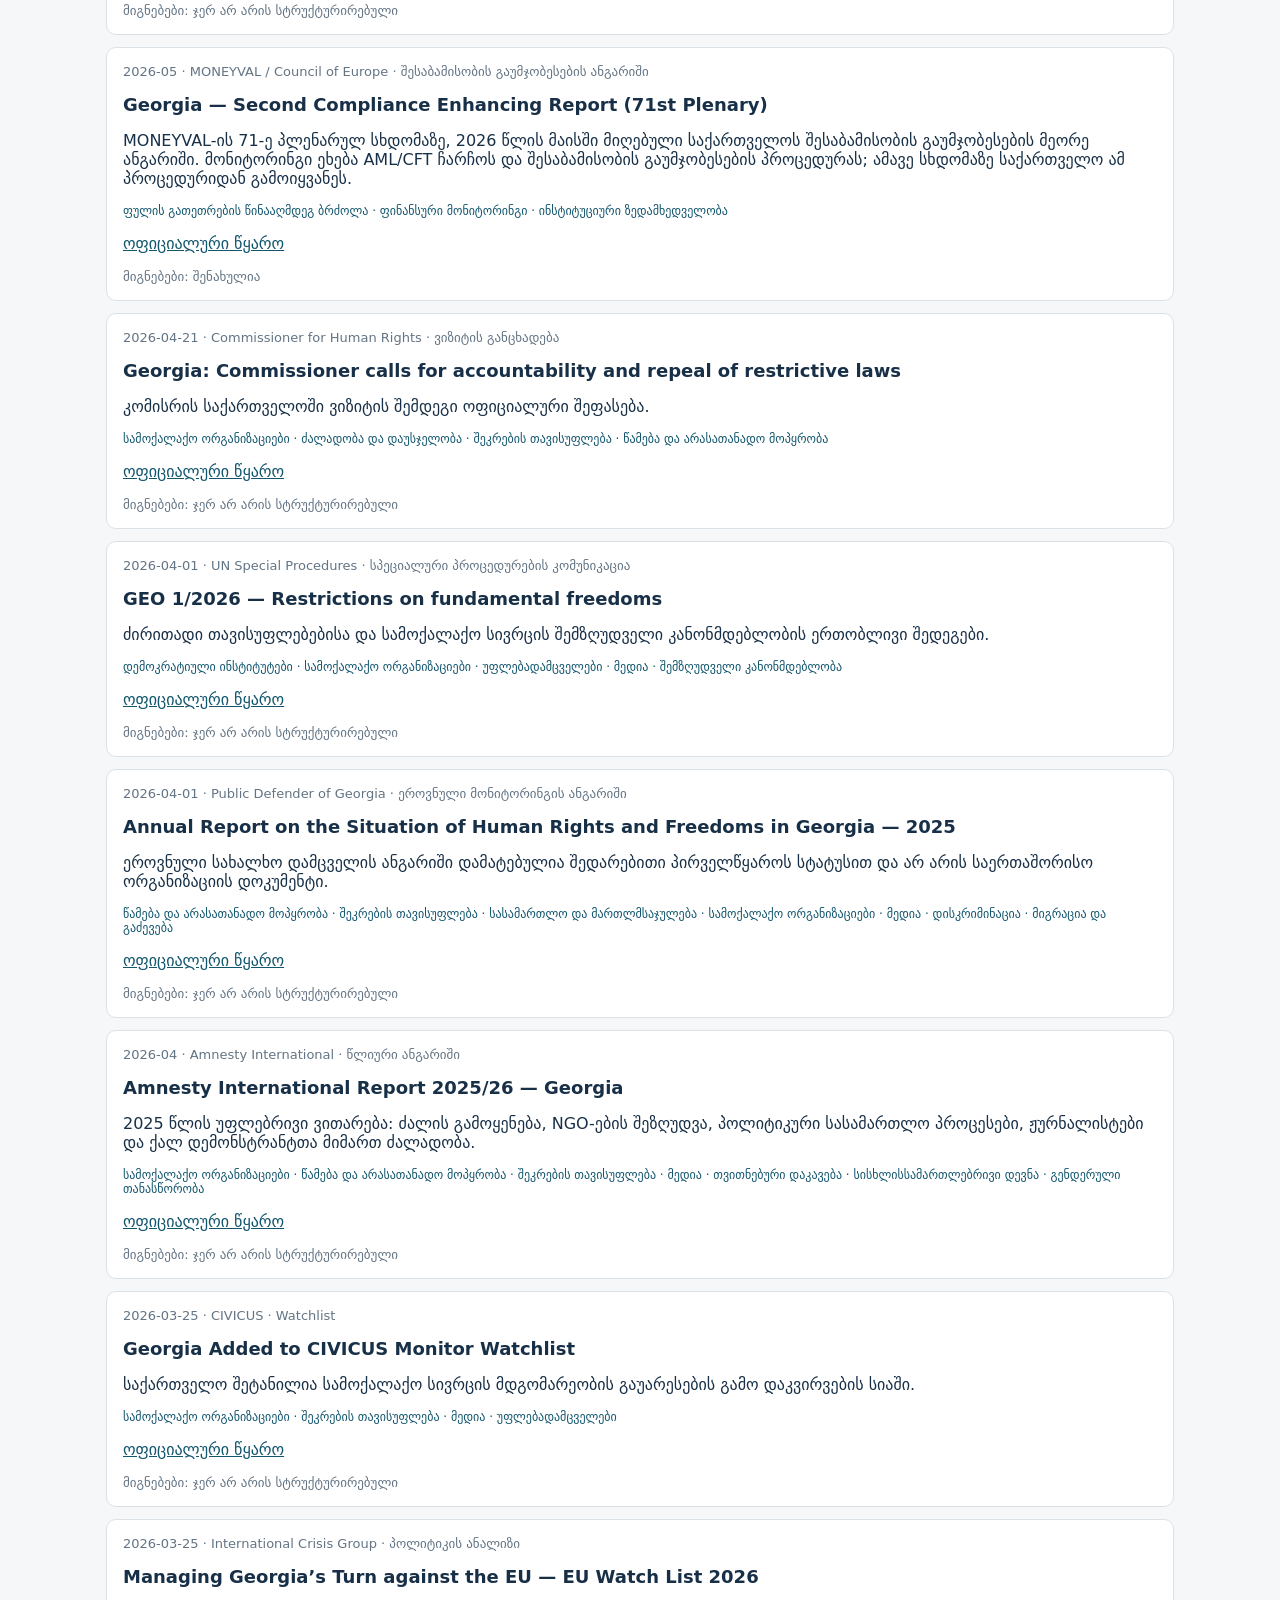
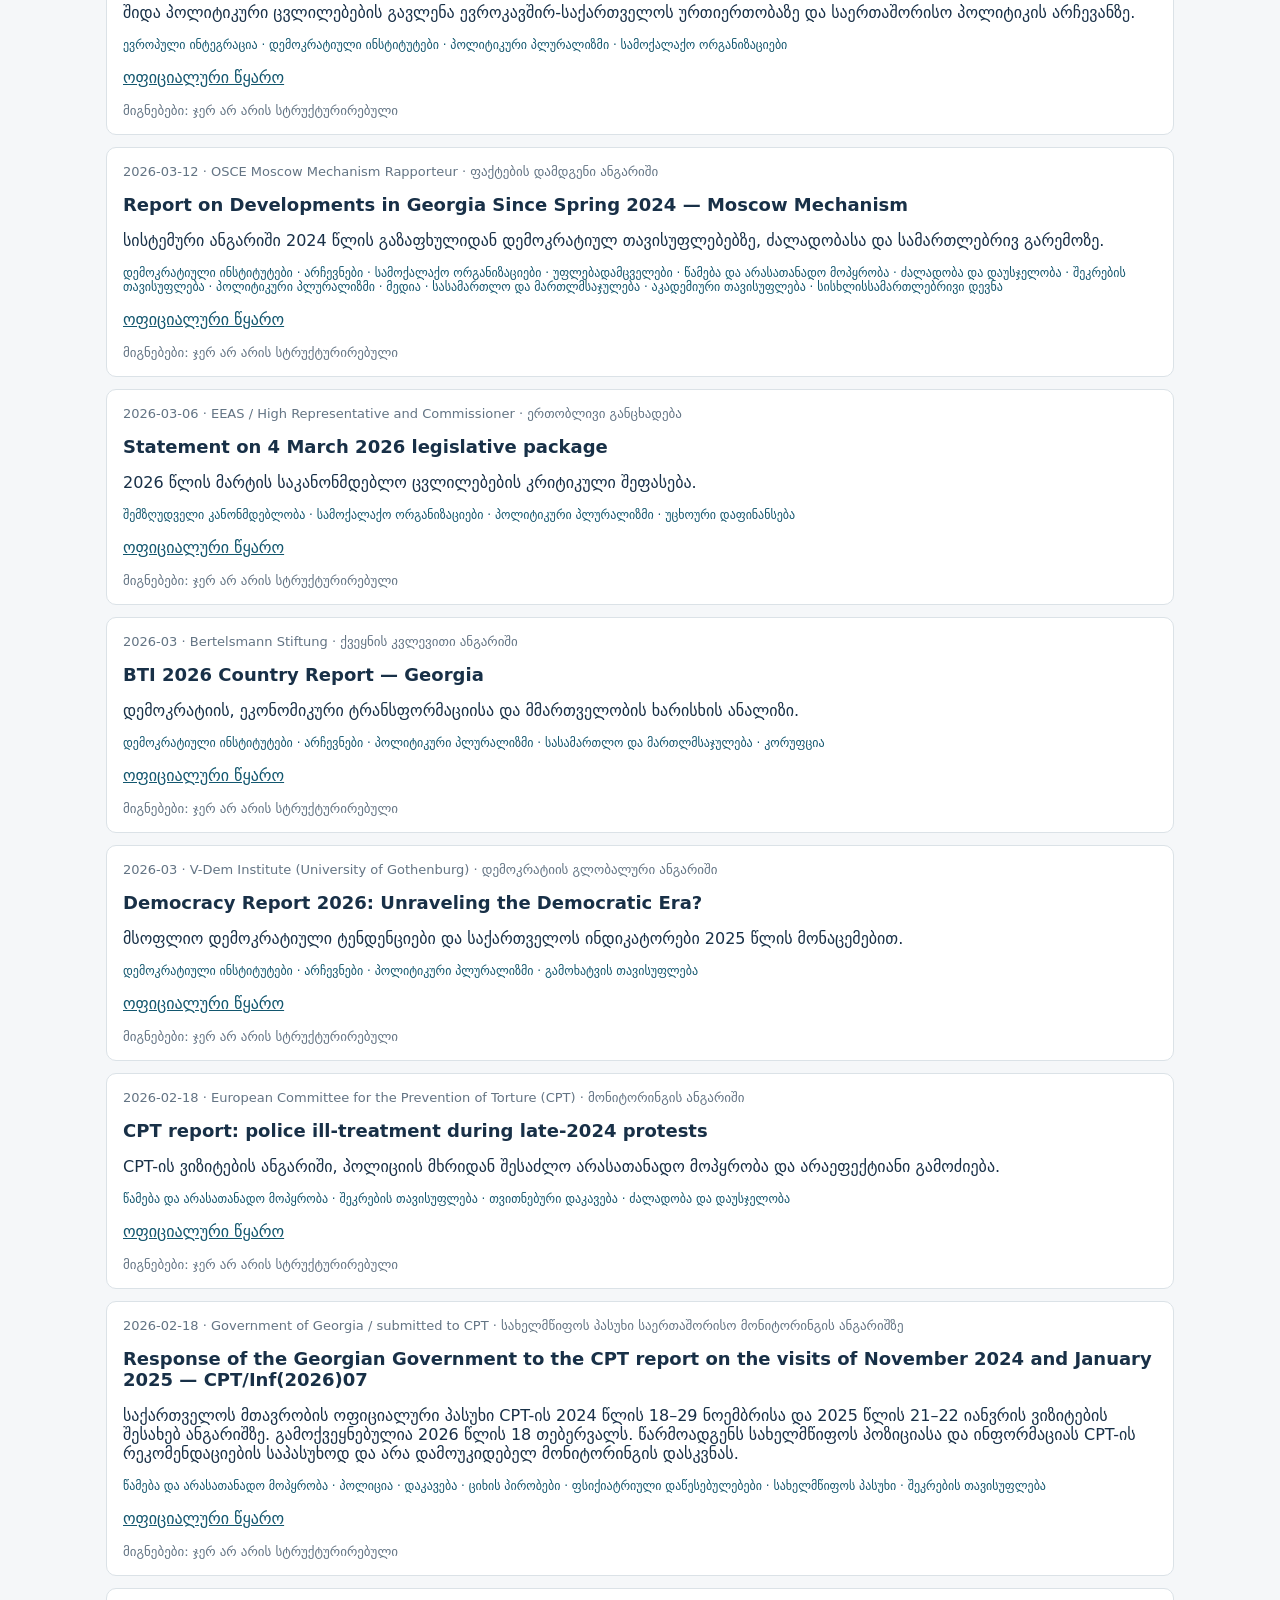
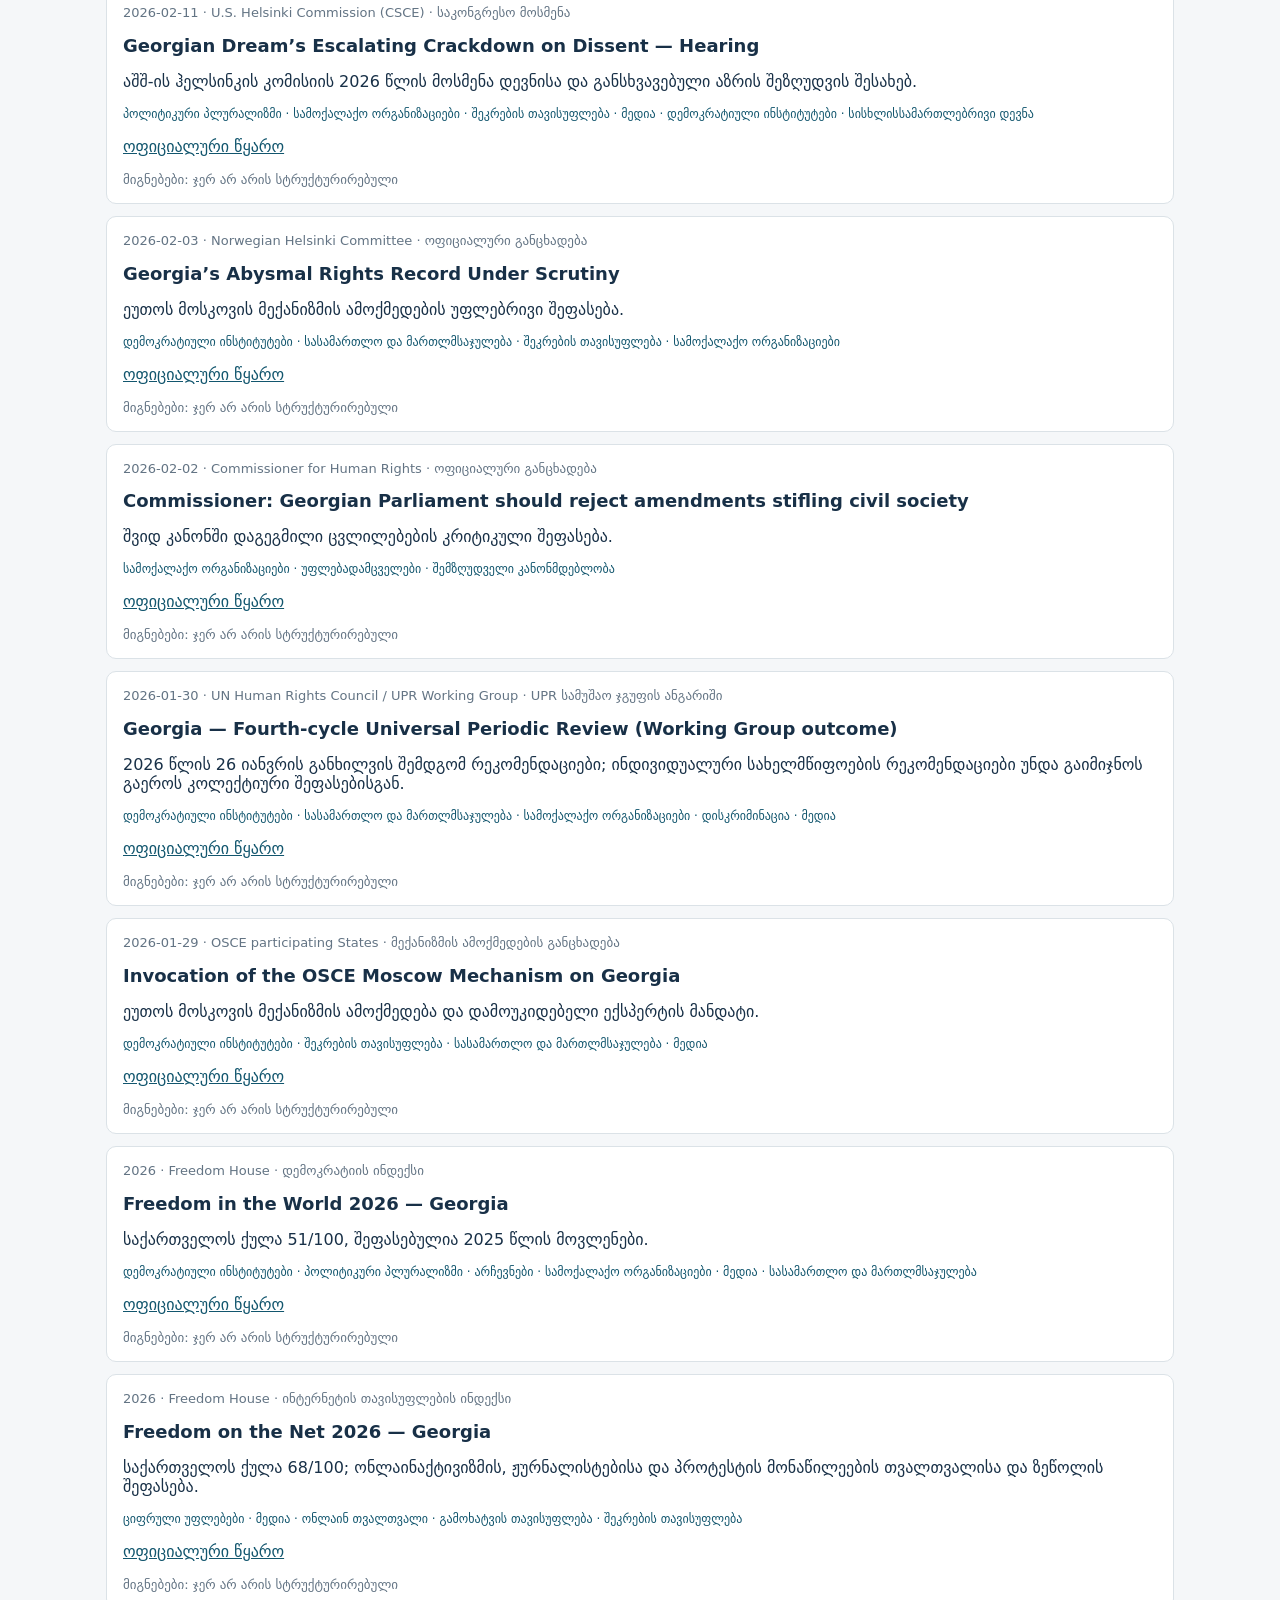
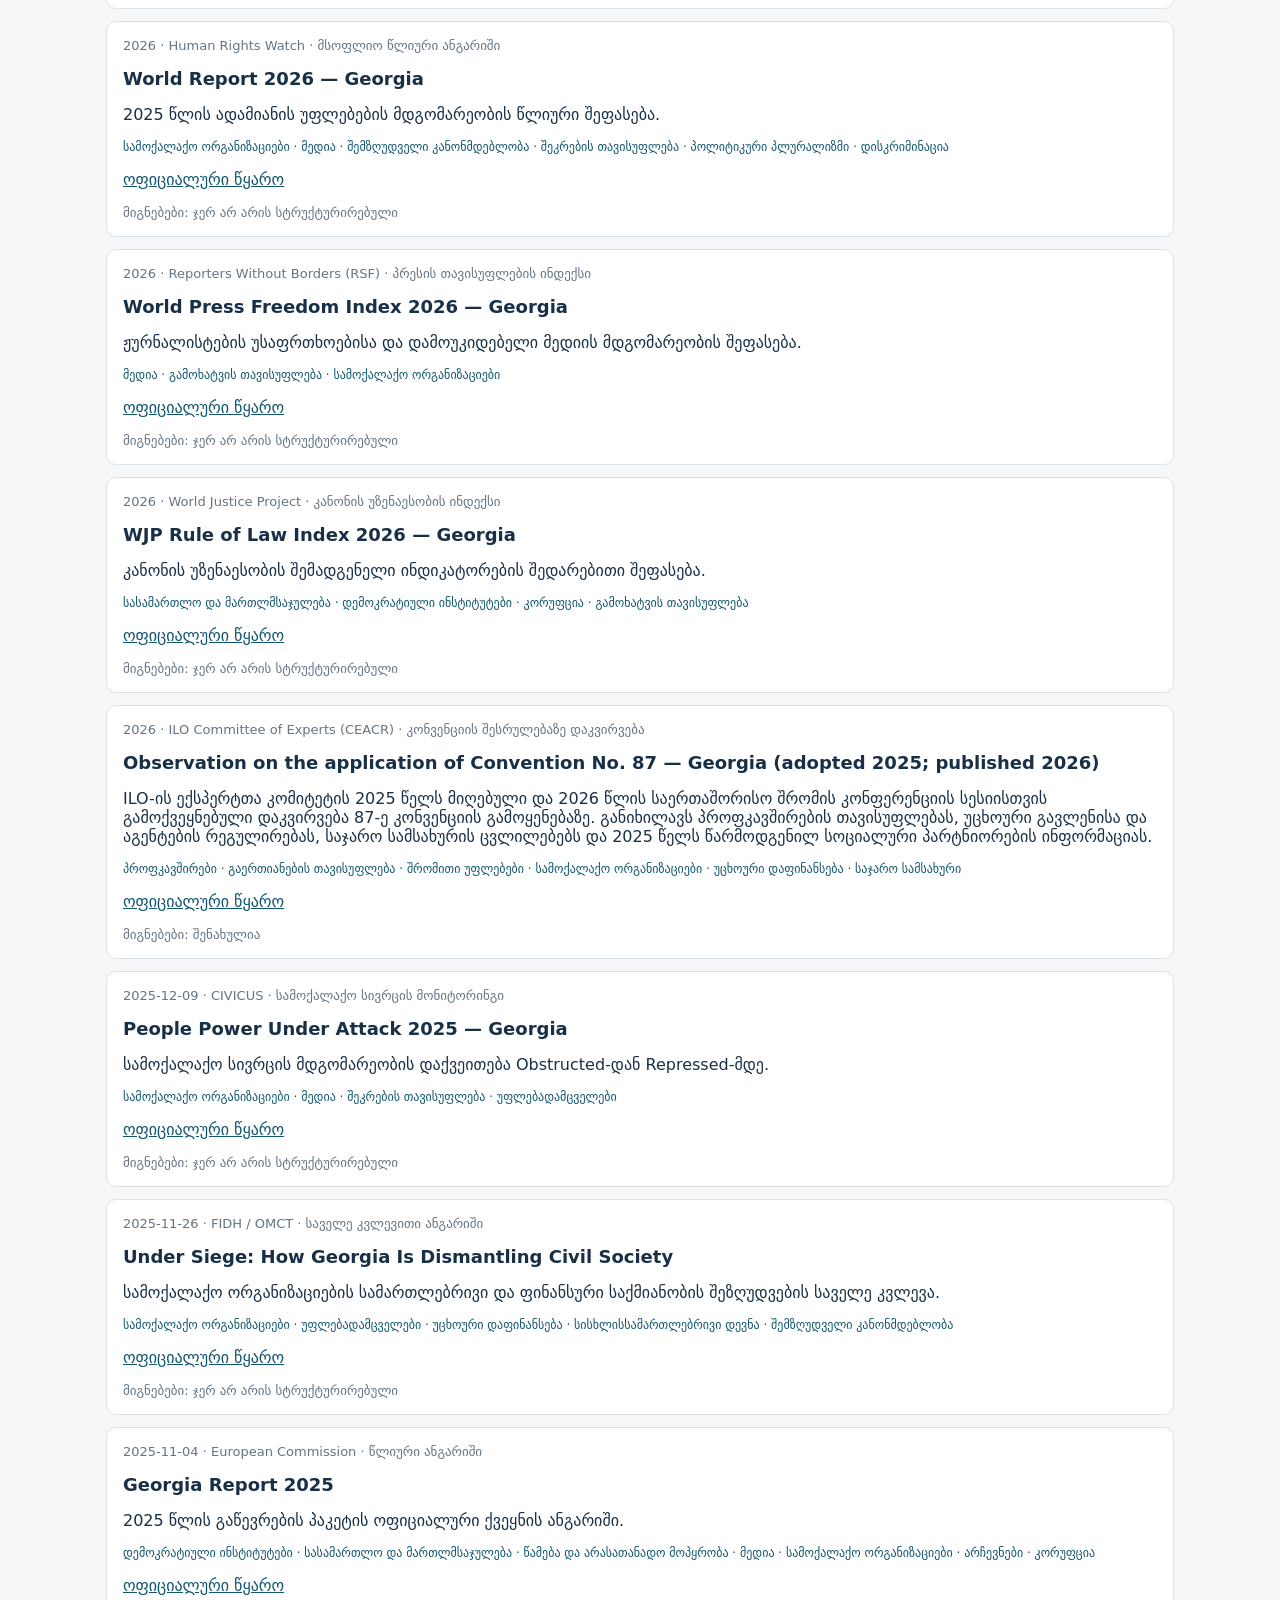
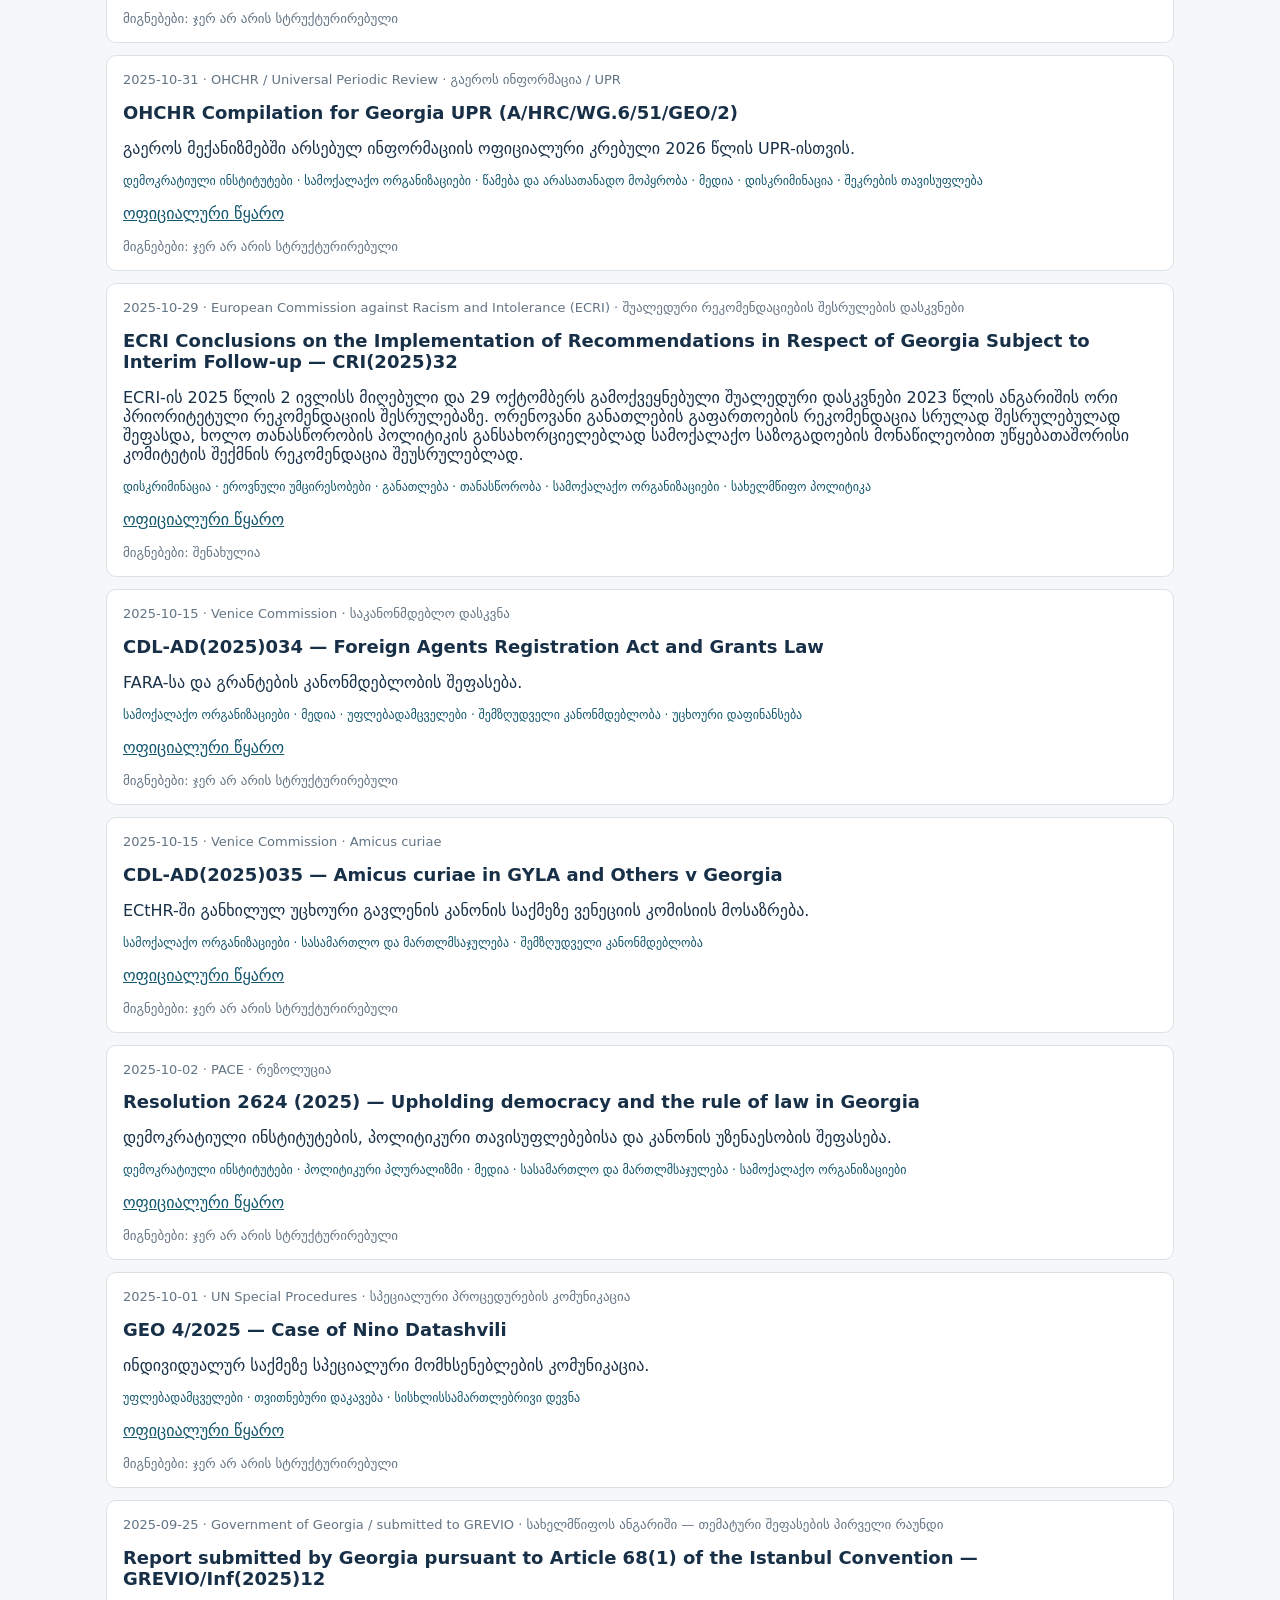
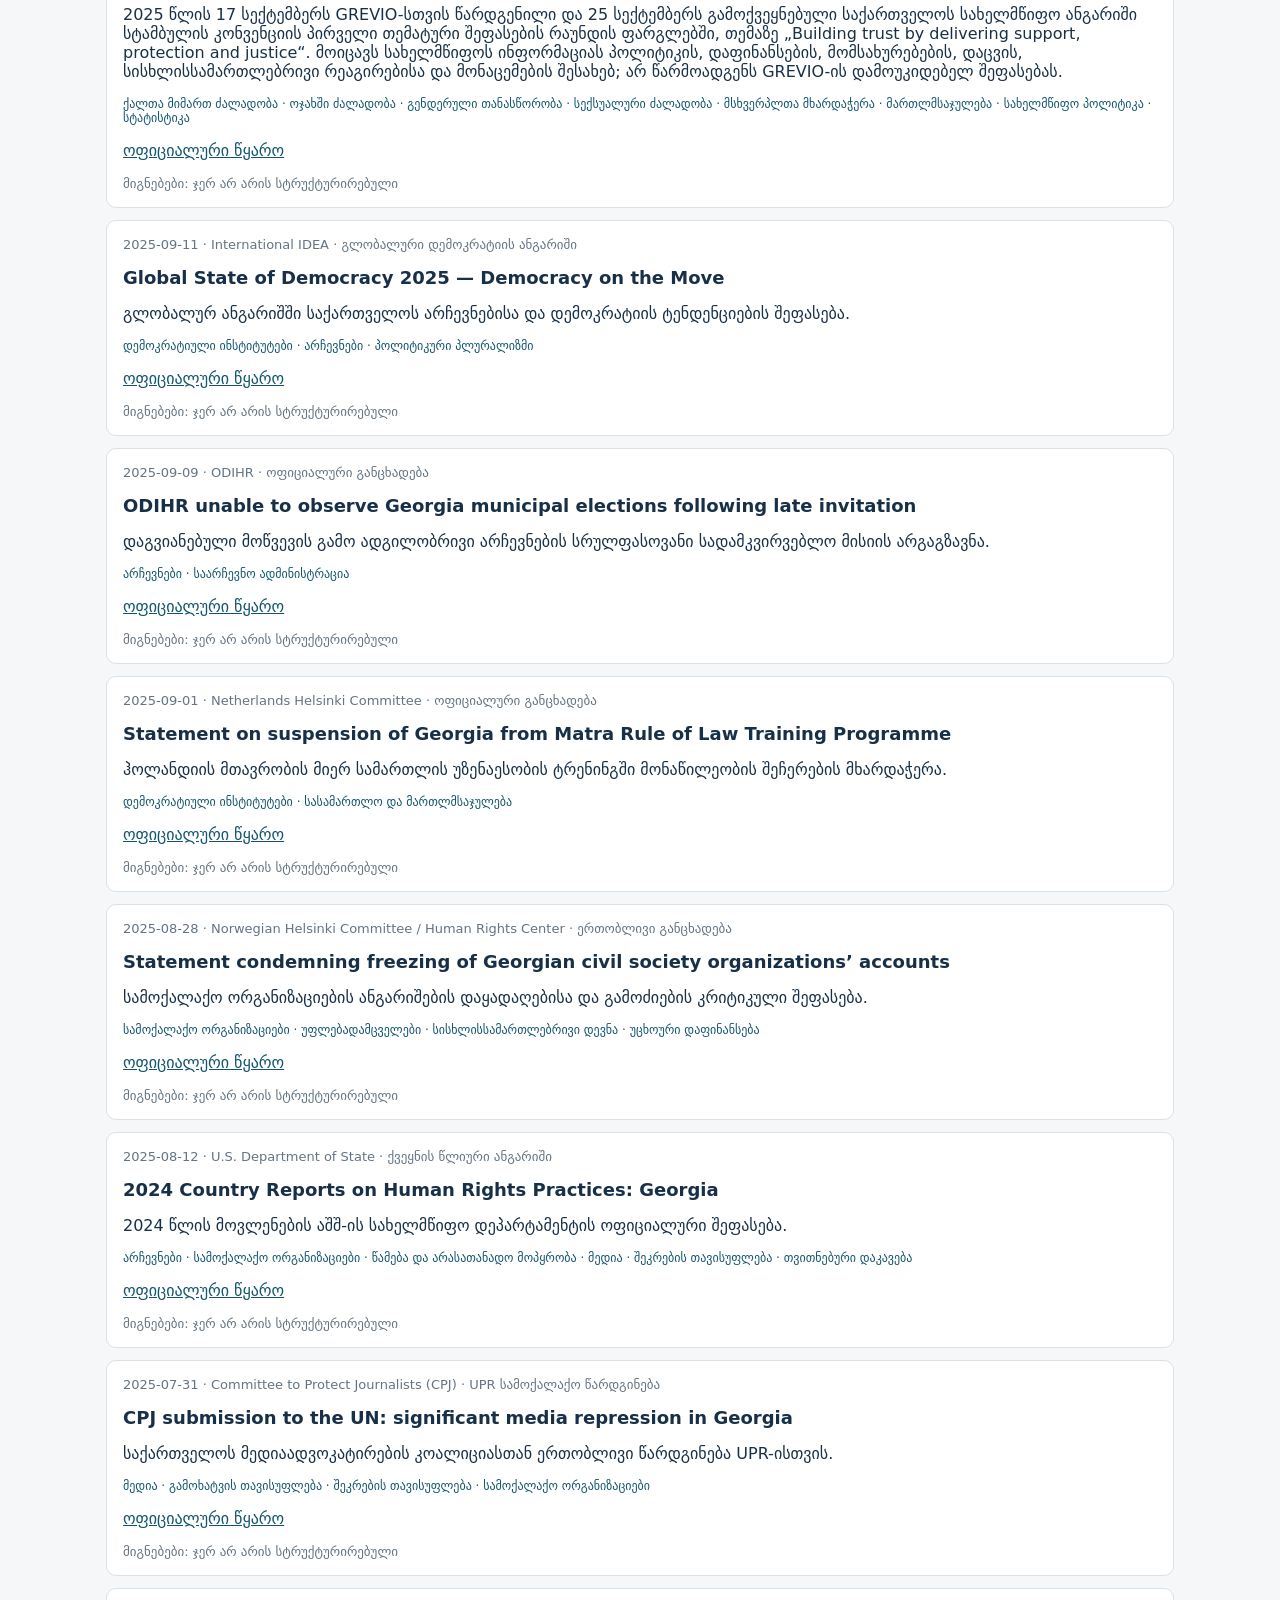
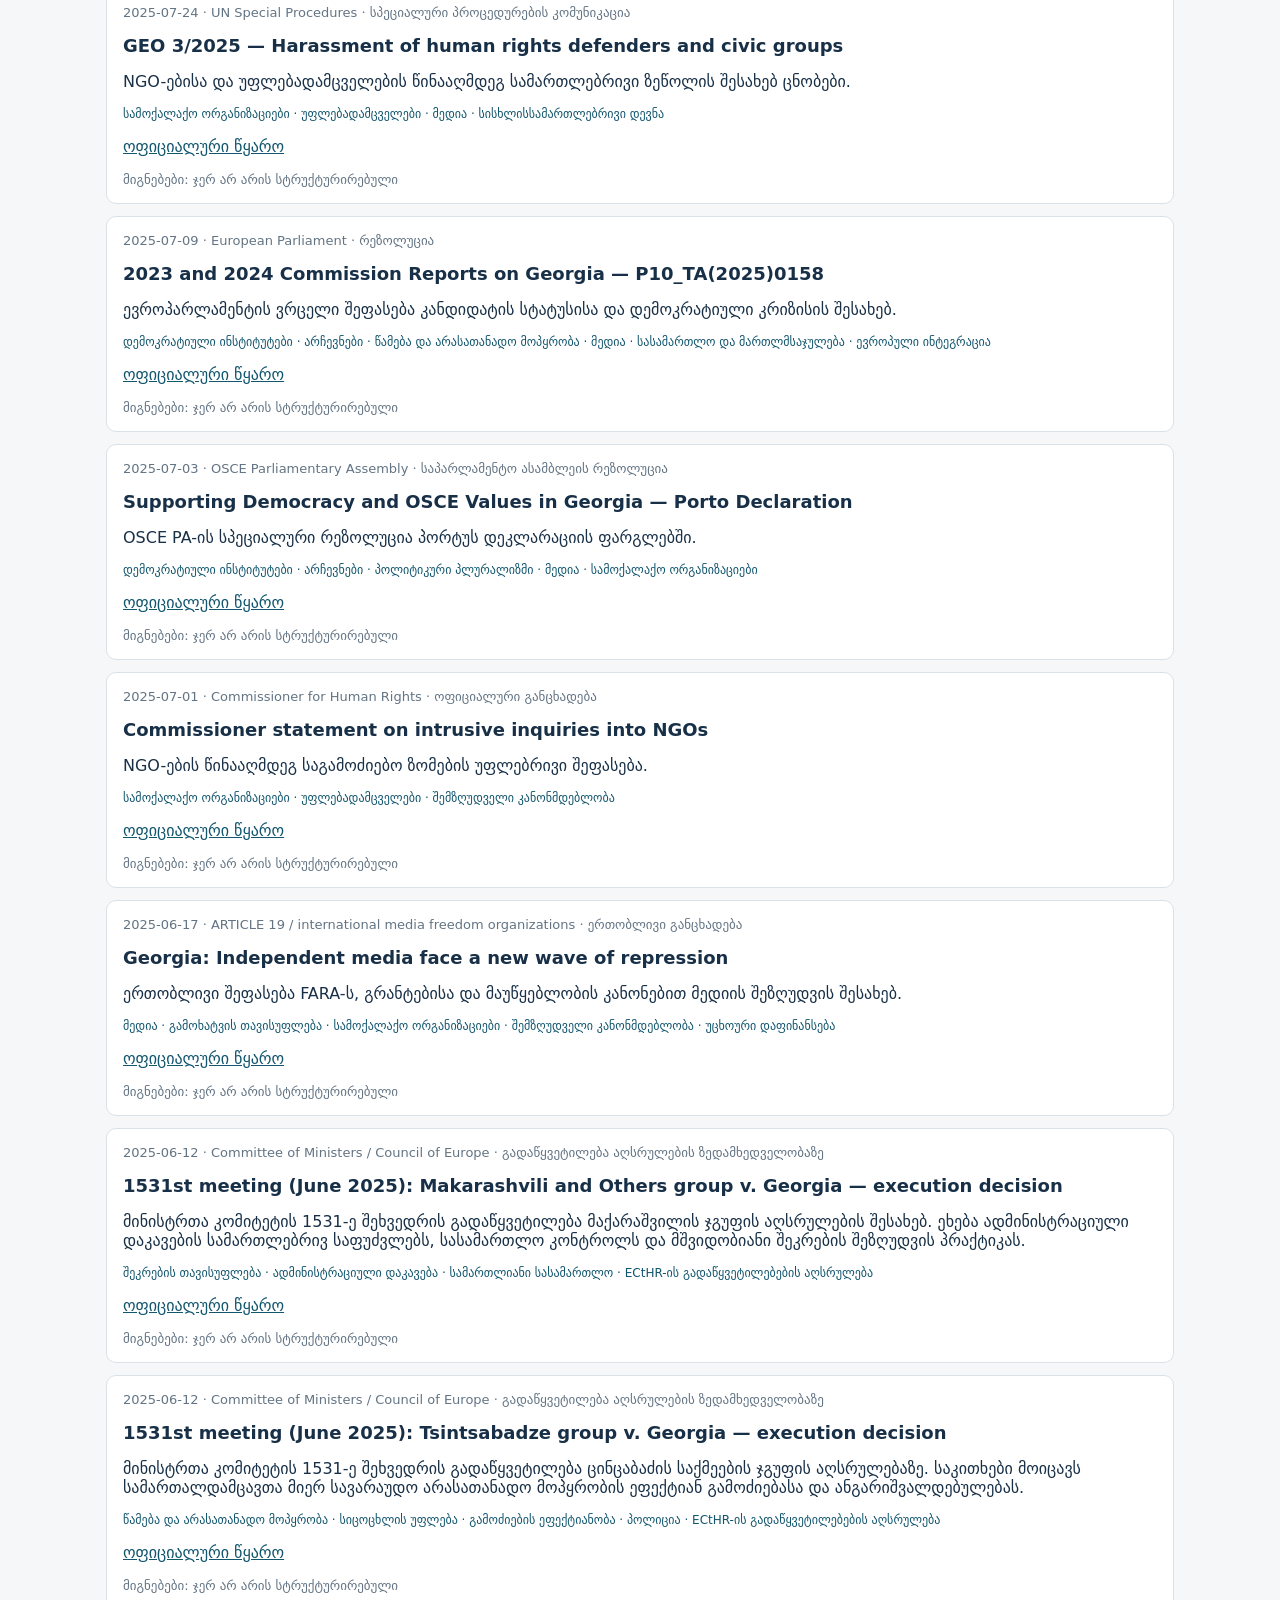
<file: research.html>
<!doctype html>
<html lang="ka"><head><meta charset="utf-8"><meta name="viewport" content="width=device-width,initial-scale=1">
<title>კვლევითი ბიბლიოთეკა — სატესტო ვერსია</title>
<style>
:root{font-family:system-ui,sans-serif;color:#183047;background:#f5f7f9}*{box-sizing:border-box}body{margin:0}header{background:#102b3b;color:white;padding:24px max(20px,calc((100vw - 1100px)/2))}header p{color:#cbdbe2}main{max-width:1100px;margin:24px auto;padding:0 16px}nav,.filters,.actions{display:flex;gap:8px;flex-wrap:wrap;margin:12px 0}button,select,input{padding:10px;border:1px solid #cbd5dc;border-radius:7px;background:white;color:#183047}button{cursor:pointer}button[aria-pressed=true]{background:#12566e;color:white}input{flex:1;min-width:190px}.card{background:white;border:1px solid #dbe2e7;border-radius:10px;padding:16px;margin:12px 0}.meta,.muted{color:#637484;font-size:13px}.tags{font-size:12px;color:#12566e}.empty{padding:25px;background:white;border-radius:10px}a{color:#12566e}label{font-size:13px}h1{font-size:25px}h2{font-size:18px}.notice{background:#fff7e9;padding:12px;border-radius:8px}#count{font-weight:700}@media print{header,nav,.filters,.actions,.notice{display:none!important}main{max-width:none}.card{break-inside:avoid;border:0;border-bottom:1px solid #ccc}body{background:white}}
</style></head><body>
<header><h1>კვლევითი ბიბლიოთეკა</h1><p>სატესტო ინტერფეისი · არსებული კატალოგის მონაცემებზე დაფუძნებული კვლევითი ექსპორტი</p></header>
<main>
<p class="notice">სატესტო ვერსია. ქართული წყაროების პირველადი ინვენტარიზაცია დამატებულია; საარქივო ბმულები და დოკუმენტების მეტამონაცემები დამატებით გადასამოწმებელია. სახელმწიფო უწყებების ანგარიშები ამ ეტაპზე ქართული წყაროების კოლექციაშია. მიგნებები და რეკომენდაციები არ გენერირდება.</p>
<nav id="tabs" aria-label="კოლექციები"></nav>
<div class="filters"><input id="search" type="search" placeholder="ძებნა სათაურით, ინსტიტუტით ან ტექსტით" aria-label="ძიება"><select id="topic" aria-label="თემა"><option value="">ყველა თემა</option></select><select id="period" aria-label="პერიოდი"><option value="current">2024–დღემდე</option><option value="baseline">2020–2023 baseline</option><option value="all">ყველა პერიოდი</option></select></div>
<p><span id="count">იტვირთება…</span></p>
<div class="actions"><select id="exportMode" aria-label="ექსპორტის ტიპი"><option value="bibliography">ბიბლიოგრაფია</option><option value="findings">ძირითადი მიგნებები</option><option value="research">გაფართოებული კვლევითი პაკეტი</option></select><label><input type="checkbox" id="recommendations" checked> რეკომენდაციები</label><button id="markdown">Markdown ექსპორტი</button><button id="print">PDF (ბეჭდვა)</button><button id="csv">CSV ექსპორტი</button></div>
<div id="results" aria-live="polite"></div>
</main><script>
(()=>{'use strict';
const $=id=>document.getElementById(id);
const collections=[{id:'international',label:'საერთაშორისო შეფასებები',file:'catalogue.json'},{id:'georgian',label:'ქართული წყაროები',file:'data/georgian.json'},{id:'government',label:'მთავრობის კომუნიკაციები',file:'data/government.json'}];
let active='international',records=[],visible=[];
const escapeHTML=s=>String(s??'').replace(/[&<>"']/g,c=>({'&':'&amp;','<':'&lt;','>':'&gt;','"':'&quot;',"'":'&#39;'}[c]));
const year=d=>{const m=String(d||'').match(/^(\d{4})/);return m?Number(m[1]):0};
const normalize=d=>({...d,topics:Array.isArray(d.topics)?d.topics:[],findings:Array.isArray(d.findings)?d.findings:[],recommendations:Array.isArray(d.recommendations)?d.recommendations:[],collection:d.collection||'international'});
function tabs(){$('tabs').innerHTML=collections.map(c=>'<button data-tab="'+c.id+'" aria-pressed="'+(c.id===active)+'">'+c.label+'</button>').join('');$('tabs').querySelectorAll('button').forEach(b=>b.onclick=()=>{active=b.dataset.tab;tabs();render()})}
async function load(){const data=await Promise.all(collections.map(async c=>{try{const r=await fetch(c.file,{cache:'no-store'});if(!r.ok)throw Error(r.status);const j=await r.json();if(!Array.isArray(j))throw Error('Expected array');return j.map(d=>normalize({...d,collection:c.id}))}catch(e){console.warn('Collection unavailable',c.file,e);return []}}));records=data.flat();const topics=[...new Set(records.flatMap(d=>d.topics))].sort((a,b)=>a.localeCompare(b,'ka'));$('topic').innerHTML='<option value="">ყველა თემა</option>'+topics.map(t=>'<option value="'+escapeHTML(t)+'">'+escapeHTML(t)+'</option>').join('');render()}
function filter(){const q=$('search').value.toLocaleLowerCase(),t=$('topic').value,p=$('period').value;return records.filter(d=>d.collection===active&&(p==='all'||(p==='baseline'?year(d.date)<2024:year(d.date)>=2024))&&(!t||d.topics.includes(t))&&(!q||[d.title,d.institution,d.summary,...d.topics].join(' ').toLocaleLowerCase().includes(q))).sort((a,b)=>String(b.date).localeCompare(String(a.date)))}
function render(){visible=filter();$('count').textContent=visible.length+' დოკუმენტი';$('results').innerHTML=visible.length?visible.map(d=>'<article class="card"><div class="meta">'+escapeHTML(d.date)+' · '+escapeHTML(d.institution)+' · '+escapeHTML(d.type)+'</div><h2>'+escapeHTML(d.title)+'</h2><p>'+escapeHTML(d.summary||'აღწერა არ არის დამატებული')+'</p><p class="tags">'+d.topics.map(escapeHTML).join(' · ')+'</p><p><a href="'+safeURL(d.url)+'" target="_blank" rel="noopener noreferrer">ოფიციალური წყარო</a></p><div class="muted">მიგნებები: '+(d.findings.length?'შენახულია':'ჯერ არ არის სტრუქტურირებული')+'</div></article>').join(''):'<p class="empty">ამ ფილტრებით ჩანაწერები არ მოიძებნა.</p>'}
function safeURL(u){try{const x=new URL(u);return ['https:','http:'].includes(x.protocol)?escapeHTML(x.href):'#'}catch{return '#'}}
function detail(d,mode,recs){let out='## '+d.title+'\n\n'+[d.institution,d.date,d.type].filter(Boolean).join(' | ')+'\n\n'+(d.url||'')+'\n\n';if(mode!=='bibliography'){out+='**აღწერა:** '+(d.summary||'არ არის დამატებული')+'\n\n**Key findings / ძირითადი მიგნებები:**\n'+(d.findings.length?d.findings.map(x=>'- '+x).join('\n'):'მიგნებები ჯერ არ არის გადამოწმებული და სტრუქტურირებული.')+'\n\n';if(recs)out+='**რეკომენდაციები:**\n'+(d.recommendations.length?d.recommendations.map(x=>'- '+x).join('\n'):'სტრუქტურირებული რეკომენდაციები არ არის დამატებული.')+'\n\n';if(mode==='research')out+='**თემები:** '+d.topics.join(', ')+'\n\n**შეფასების პერიოდი:** '+(d.period||'არ არის მითითებული')+'\n\n'}return out}
function markdown(){const mode=$('exportMode').value,recs=$('recommendations').checked;return '# საქართველოს დემოკრატიის კვლევითი ექსპორტი\n\nკოლექცია: '+collections.find(c=>c.id===active).label+'\nჩანაწერები: '+visible.length+'\n\n'+visible.map(d=>detail(d,mode,recs)).join('\n---\n\n')}
function download(content,name,type){const blob=new Blob(['\ufeff',content],{type}),url=URL.createObjectURL(blob),a=document.createElement('a');a.href=url;a.download=name;document.body.append(a);a.click();a.remove();setTimeout(()=>URL.revokeObjectURL(url),1000)}
$('markdown').onclick=()=>download(markdown(),'research-export.md','text/markdown;charset=utf-8');
$('csv').onclick=()=>{const fields=['id','date','institution','title','type','topics','url','summary','period'];const quote=x=>'"'+String(x??'').replace(/"/g,'""')+'"';download([fields.join(','),...visible.map(d=>fields.map(k=>quote(Array.isArray(d[k])?d[k].join('; '):d[k])).join(','))].join('\r\n'),'research-export.csv','text/csv;charset=utf-8')};
$('print').onclick=()=>{const w=window.open('','_blank');if(!w){alert('დაუშვი pop-up ბეჭდვისთვის');return}const content=markdown().split('\n').map(x=>escapeHTML(x)).join('<br>');w.document.write('<!doctype html><html lang="ka"><meta charset="utf-8"><title>Research Export</title><style>body{font:13px/1.6 system-ui;max-width:850px;margin:35px auto;overflow-wrap:anywhere}</style><body>'+content+'</body></html>');w.document.close();w.focus();w.print()};
['search','topic','period'].forEach(id=>$(id).addEventListener(id==='search'?'input':'change',render));tabs();load().catch(e=>{$('count').textContent='ჩატვირთვის შეცდომა';console.error(e)});
})();
</script></body></html>
</file>
<file: learning/style.css>
:root{--bg:#f6f5f0;--panel:#fffefa;--ink:#24332e;--muted:#728178;--line:#e5e7df;--accent:#214f43;--accent-deep:#173a32;--accent-pale:#e8eee7;--copper:#bd805b;--soft:#edece6;--shadow:0 9px 35px rgba(28,47,37,.035);--rad:20px}
:root[data-theme="dark"]{--bg:#131a17;--panel:#1c2621;--ink:#e8eee9;--muted:#9dae9f;--line:#364139;--accent:#a9d1b7;--accent-deep:#97c4a8;--accent-pale:#27382d;--soft:#232d27;--copper:#d7a17d;--shadow:0 10px 40px rgba(0,0,0,.15)}
*{box-sizing:border-box}html{scroll-behavior:smooth}body{margin:0;background:var(--bg);color:var(--ink);font-family:-apple-system,BlinkMacSystemFont,"Noto Sans Georgian","Segoe UI",Arial,sans-serif;font-size:14px;line-height:1.6;-webkit-font-smoothing:antialiased}button,input,textarea,select{font:inherit}button{cursor:pointer}button:focus-visible,a:focus-visible,input:focus-visible,textarea:focus-visible{outline:3px solid var(--copper);outline-offset:3px}a{color:inherit}.app-shell{min-height:100vh;display:grid;grid-template-columns:258px minmax(0,1fr)}.sidebar{background:#1d4439;color:#f2f3eb;position:sticky;top:0;height:100vh;display:flex;flex-direction:column;padding:34px 20px 26px}.brand{text-decoration:none;display:flex;align-items:center;gap:13px;padding:0 9px}.brand-mark{width:43px;height:43px;border-radius:12px;background:#e2e7d4;color:#173b32;font-family:Georgia,serif;font-size:29px;line-height:42px;text-align:center;display:inline-block;flex:none}.brand-mark span{color:#c8835c}.brand-mark.small{width:33px;height:33px;line-height:33px;font-size:22px;border-radius:9px}.brand strong{font-family:Georgia,serif;font-size:16px;letter-spacing:.12em;font-weight:600}.brand small{display:block;color:#b8c9be;font-size:9px;letter-spacing:.23em}.side-kicker{margin:66px 16px 13px;color:#a7c1b1;font-size:10px;text-transform:uppercase;letter-spacing:.15em}.side-nav{display:grid;gap:7px}.side-nav button{width:100%;text-align:left;border:0;border-radius:11px;background:transparent;color:#d2e0d4;padding:12px 14px;display:flex;gap:13px;align-items:center;font-size:13px}.side-nav button>span{font-size:19px;width:23px;text-align:center;font-family:Georgia,serif}.side-nav button:hover,.side-nav button.active{background:rgba(241,246,234,.13);color:#fff}.side-bottom{margin-top:auto}.sidebar-note{border:1px solid rgba(225,238,220,.19);border-radius:15px;padding:19px 17px;background:rgba(224,239,226,.05);margin-bottom:22px}.sidebar-note .note-icon{color:#d0a280;font-size:20px;display:block}.sidebar-note strong{font-family:Georgia,serif;font-size:17px}.sidebar-note p{margin:6px 0 0;font-size:12px;color:#c3d4c8}.side-bottom>small{padding-left:14px;color:#8fab9a;font-size:10px;letter-spacing:.06em}.main{min-width:0;max-width:1390px;width:100%;margin:0 auto;padding:0 5.5%}.topbar{height:80px;border-bottom:1px solid var(--line);display:flex;align-items:center;justify-content:space-between;color:var(--muted);font-size:11px;letter-spacing:.08em}.topbar-left,.topbar-right{display:flex;align-items:center;gap:16px}.edition{font-size:10px;letter-spacing:.2em}.top-sep{opacity:.35}.theme-btn{border:1px solid var(--line);border-radius:50%;background:var(--panel);color:var(--ink);width:32px;height:32px;font-size:16px}.top-pill{display:flex;align-items:center;gap:8px;border:1px solid var(--line);border-radius:50px;padding:7px 11px;background:var(--panel);font-size:10px;letter-spacing:0}.top-pill i,.live-dot{background:#82af87;width:7px;height:7px;border-radius:50%;display:inline-block}.page-intro{display:flex;justify-content:space-between;align-items:flex-end;gap:20px;margin:42px 0 22px}.eyebrow{font-size:10px;letter-spacing:.18em;color:var(--copper);text-transform:uppercase;font-weight:700}.page-intro h1,.hero h1{font-family:Georgia,"Noto Serif Georgian",serif;font-size:clamp(30px,4vw,49px);font-weight:500;line-height:1.17;margin:8px 0 10px;letter-spacing:-.025em}.sub{color:var(--muted);margin:0;font-size:13px}.btn{display:inline-flex;gap:9px;align-items:center;justify-content:center;border:1px solid var(--line);background:var(--panel);color:var(--ink);border-radius:12px;padding:10px 14px;text-decoration:none;font-size:12px;font-weight:600;transition:transform .15s,background .15s;min-height:39px}.btn:hover{transform:translateY(-1px)}.btn.primary{background:var(--accent);color:var(--bg);border-color:var(--accent)}:root[data-theme="dark"] .btn.primary{color:#162319}.btn.small{padding:7px 11px;min-height:32px}.btn.danger{color:#ba574d}.grid-head{display:grid;grid-template-columns:1.8fr 1fr 1fr;gap:16px;margin-bottom:20px}.hero{background:var(--accent-deep);color:#f7f8f3;border-radius:var(--rad);padding:28px 31px;position:relative;overflow:hidden;min-height:194px;display:flex;justify-content:space-between;gap:20px}.hero:after{content:"";position:absolute;right:-100px;top:-130px;border:1px solid #ffffff22;border-radius:50%;width:300px;height:300px;box-shadow:0 0 0 50px #ffffff05,0 0 0 100px #ffffff04}.hero p{color:#d3e1d7;margin:10px 0 0;font-size:12px}.hero h1{font-size:30px;margin:10px 0 0}.hero .eyebrow{color:#e3b38b}.ring{width:106px;height:106px;flex:none;border-radius:50%;display:grid;place-items:center;position:relative;background:conic-gradient(#d3b78f var(--pct),#ffffff24 0)}.ring:before{content:"";position:absolute;inset:9px;background:var(--accent-deep);border-radius:50%}.ring span{position:relative;font-family:Georgia,serif;font-size:24px;color:white}.metric-card,.panel,.task-card,.course-card{border:1px solid var(--line);background:var(--panel);box-shadow:var(--shadow);border-radius:var(--rad)}.metric-card{padding:21px 22px;display:flex;flex-direction:column;justify-content:space-between;min-height:194px}.metric-label{font-size:11px;color:var(--muted)}.metric-value{font-family:Georgia,serif;font-size:34px;line-height:1.1}.metric-foot{font-size:11px;color:var(--muted)}.line{height:7px;background:var(--soft);border-radius:50px;overflow:hidden}.line>span{display:block;background:var(--accent);border-radius:50px;height:100%;width:0}.panel{padding:23px}.date-panel{display:flex;align-items:center;gap:9px;flex-wrap:wrap;margin:4px 0 24px}.nav-arrow{font-size:20px;line-height:1;padding:7px 12px}.date-picker{border:1px solid var(--line);background:var(--panel);color:var(--ink);padding:8px 10px;border-radius:10px;min-height:40px}.date-summary{margin-left:auto;color:var(--muted);font-size:12px}.daystrip{display:grid;grid-template-columns:repeat(7,1fr);gap:8px;min-width:min(100%,580px)}.day-dot{border:1px solid var(--line);border-radius:11px;padding:9px 4px;background:var(--panel);color:var(--muted);text-align:center;min-width:43px}.day-dot strong{display:block;font-size:14px;color:var(--ink)}.day-dot small{font-size:10px;display:block}.day-dot.active{background:var(--accent);border-color:var(--accent);color:var(--bg)}.day-dot.active strong{color:var(--bg)}:root[data-theme="dark"] .day-dot.active,:root[data-theme="dark"] .day-dot.active strong{color:#15231b}.day-dot.finished:after{content:"✓";font-size:9px;display:inline-block;margin-top:1px}.section-head{display:flex;align-items:center;justify-content:space-between;margin:23px 0 13px;gap:12px}.section-head h2{font-size:18px;margin:0;font-weight:650}.section-head small{color:var(--muted)}.tasks{display:grid;grid-template-columns:repeat(2,minmax(0,1fr));gap:16px}.task-card{padding:23px 23px 19px;position:relative;min-height:270px;display:flex;flex-direction:column}.task-card.done{border-color:#99b79f}.task-card-head{display:flex;align-items:center;justify-content:space-between;gap:10px}.badge{border:1px solid var(--line);border-radius:50px;padding:5px 10px;font-size:10px;color:var(--muted)}.badge.accent{color:var(--accent);background:var(--accent-pale);border-color:transparent}.task-card h3{font-size:17px;line-height:1.45;margin:16px 0 9px;font-weight:700}.module-name{font-size:13px;color:var(--muted);margin:5px 0 18px;line-height:1.7}.task-footer{margin-top:auto;padding-top:20px;display:flex;align-items:center;justify-content:space-between;gap:10px;border-top:1px solid var(--line)}.check-row{display:flex;align-items:center;gap:10px;font-size:12px;font-weight:600;cursor:pointer;user-select:none}.check-row input{appearance:none;width:23px;height:23px;flex:none;border:1.5px solid #a4b5a7;border-radius:7px;background:var(--panel);margin:0;position:relative;cursor:pointer}.check-row input:checked{background:var(--accent);border-color:var(--accent)}.check-row input:checked:after{content:"✓";position:absolute;inset:0;text-align:center;line-height:21px;color:var(--bg);font-weight:800}.links{display:flex;flex-wrap:wrap;gap:6px;margin-bottom:16px}.linkchip{color:var(--accent);font-size:11px;text-decoration:none;border:1px solid var(--line);background:var(--accent-pale);border-radius:50px;padding:5px 11px;font-weight:600}.linkchip:hover{text-decoration:underline}.practice-quote{border-left:3px solid var(--copper);padding-left:15px;color:var(--ink);margin:10px 0 22px;line-height:1.7;font-size:14px}.notes-panel{margin-top:18px}.notes-panel h3{margin:0 0 11px;font-size:14px}.notes-panel textarea{border:1px solid var(--line);background:var(--panel);color:var(--ink);border-radius:12px;min-height:110px;resize:vertical;width:100%;padding:13px 15px;font-size:13px;line-height:1.65}.notes-panel .hint{font-size:11px;color:var(--muted);margin-top:6px}.progress-cols{display:grid;grid-template-columns:1.1fr 1fr;gap:16px}.progress-bar-row{display:grid;grid-template-columns:120px 1fr 40px;gap:12px;align-items:center;margin:15px 0;font-size:12px}.chart-panel{padding:25px}.stat-cluster{display:grid;grid-template-columns:repeat(3,1fr);gap:15px}.kpi{padding:19px 23px;background:var(--panel);border:1px solid var(--line);border-radius:16px}.kpi strong{font-size:29px;font-family:Georgia,serif;font-weight:500;display:block}.kpi span{font-size:11px;color:var(--muted)}.course-grid{display:grid;grid-template-columns:repeat(2,minmax(0,1fr));gap:14px}.course-card{padding:19px}.course-card .course-provider{font-size:10px;letter-spacing:.1em;color:var(--copper);text-transform:uppercase}.course-card h3{font-size:15px;line-height:1.5;min-height:44px;margin:8px 0}.course-meta{display:flex;gap:9px;flex-wrap:wrap;color:var(--muted);font-size:11px;margin-bottom:15px}.course-card a{font-size:12px;color:var(--accent);font-weight:700}.search{width:100%;padding:13px 16px;border-radius:12px;border:1px solid var(--line);background:var(--panel);color:var(--ink);margin-bottom:18px}.weekly-grid{display:grid;grid-template-columns:1fr;gap:12px}.weekly-card{background:var(--panel);border:1px solid var(--line);border-radius:16px;padding:20px 22px}.weekly-meta{display:flex;gap:10px;align-items:center;flex-wrap:wrap}.weekly-card h3{font-size:15px;margin:10px 0}.weekly-card p{color:var(--muted);font-size:13px;margin:8px 0 12px}.weekly-checks{display:flex;gap:22px;flex-wrap:wrap;margin-top:15px;border-top:1px solid var(--line);padding-top:14px}.settings-grid{display:grid;grid-template-columns:1fr 1fr;gap:18px}.settings-section{padding:23px;border:1px solid var(--line);background:var(--panel);border-radius:18px}.settings-section h3{margin:0 0 9px}.settings-section p{color:var(--muted);font-size:13px;margin:0 0 17px}.settings-section .actions{display:flex;gap:9px;flex-wrap:wrap}.muted{color:var(--muted)}.empty{text-align:center;padding:35px;color:var(--muted)}.footer{border-top:1px solid var(--line);margin:52px 0 25px;padding-top:17px;display:flex;justify-content:space-between;gap:15px;color:var(--muted);font-size:10px}.mobile-topbar,.mobile-nav{display:none}#toast{position:fixed;right:25px;bottom:25px;padding:12px 16px;background:var(--accent-deep);color:#fff;border-radius:12px;font-size:12px;box-shadow:0 15px 35px #0003;opacity:0;pointer-events:none;transform:translateY(8px);transition:.2s;z-index:9}#toast.show{opacity:1;transform:translateY(0)}.loading{margin:50px 0;color:var(--muted)}
@media(max-width:1100px){.app-shell{grid-template-columns:215px minmax(0,1fr)}.sidebar{padding:29px 12px}.main{padding:0 4%}.grid-head{grid-template-columns:1.5fr 1fr 1fr}.hero{padding:23px}.tasks{gap:12px}}
@media(max-width:780px){.app-shell{display:block;min-height:100vh}.sidebar{display:none}.mobile-topbar{height:59px;display:flex;align-items:center;gap:12px;padding:0 18px;background:#1d4439;color:#f4f4ed;position:sticky;top:0;z-index:8}.mobile-topbar strong{font-family:Georgia,serif;font-weight:500;letter-spacing:.17em;font-size:13px}.mobile-topbar .live-dot{margin-left:auto}.main{padding:0 17px}.topbar{height:40px;border-bottom:0;justify-content:flex-end}.topbar-left{display:none}.topbar-right{gap:8px}.top-pill{font-size:9px;padding:4px 8px}.theme-btn{height:28px;width:28px}.page-intro{margin:16px 0 18px;align-items:flex-start}.page-intro h1{font-size:31px;margin-top:4px}.page-intro .btn{padding:7px;font-size:11px}.grid-head{grid-template-columns:repeat(2,1fr);gap:10px}.hero{grid-column:1/-1;min-height:162px;padding:22px 20px}.hero h1{font-size:27px}.hero .ring{width:89px;height:89px}.metric-card{min-height:130px;padding:15px}.metric-value{font-size:28px}.tasks,.course-grid,.progress-cols,.settings-grid{grid-template-columns:1fr}.task-card{min-height:230px;padding:19px}.date-panel{margin-bottom:16px}.daystrip{order:2;width:100%;min-width:0;grid-template-columns:repeat(7,minmax(0,1fr));gap:5px}.day-dot{min-width:0;padding:7px 1px}.day-dot strong{font-size:13px}.day-dot small{font-size:9px}.date-summary{margin-left:auto}.section-head h2{font-size:17px}.stat-cluster{grid-template-columns:repeat(3,1fr);gap:7px}.kpi{padding:14px 9px}.kpi strong{font-size:23px}.kpi span{font-size:10px}.footer{margin-bottom:95px}.mobile-nav{display:flex;position:fixed;bottom:0;left:0;right:0;padding:6px 6px calc(6px + env(safe-area-inset-bottom));border-top:1px solid var(--line);background:var(--panel);z-index:7;justify-content:space-around;box-shadow:0 -6px 30px #0001}.mobile-nav button{background:none;border:0;color:var(--muted);display:flex;flex-direction:column;gap:0;align-items:center;min-width:60px;padding:5px 3px;border-radius:9px}.mobile-nav button span{font-size:20px;font-family:Georgia,serif}.mobile-nav button small{font-size:9px}.mobile-nav button.active{color:var(--accent);background:var(--accent-pale)}#toast{bottom:89px;left:15px;right:15px;text-align:center}}
@media(max-width:360px){.daystrip{gap:3px}.day-dot{padding:6px 0}.page-intro h1{font-size:27px}.top-pill{display:none}}
.task-card.full-line{grid-column:1/-1}

/* Learning OS v2 — project-first curriculum */
.program-week-grid{display:grid;grid-template-columns:repeat(4,minmax(0,1fr));gap:10px;margin:14px 0 22px}
.program-week{position:relative;text-align:left;border:1px solid var(--line);border-radius:15px;padding:14px;background:var(--panel);color:var(--ink);min-height:113px;display:flex;flex-direction:column;gap:2px}
.program-week.selected{background:var(--accent-pale);border:2px solid var(--accent);padding:13px}
.program-week small{color:var(--copper);font-size:10px;font-weight:700;letter-spacing:.08em}
.program-week strong{font-size:12px;line-height:1.45;margin:3px 0}
.program-week span{font-size:10px;color:var(--muted)}
.program-week em{font-style:normal;font-size:11px;font-weight:750;color:var(--accent);margin-top:auto}
.program-mission{border-left:4px solid var(--copper);margin-bottom:24px}
.program-mission h2{font-size:23px;margin:9px 0}
.program-mission p{font-size:13px;margin:10px 0}
.program-mission .line{margin-top:20px}
.program-tasks{display:grid;grid-template-columns:1fr;gap:13px}
.program-task{padding:21px 23px;border:1px solid var(--line);border-radius:16px;background:var(--panel)}
.program-task.finished{border-color:#95b9a0;background:var(--accent-pale)}
.program-task-top{display:flex;align-items:center;justify-content:space-between;gap:10px}
.program-task h3{margin:11px 0 7px;font-size:16px;line-height:1.45}
.program-course{color:var(--muted);margin:0 0 16px;font-size:11px}
.program-actions{display:grid;grid-template-columns:1fr 1fr;gap:12px}
.program-actions>div{border:1px solid var(--line);background:var(--bg);border-radius:11px;padding:14px}
.program-action-label{color:var(--accent);font-size:11px;font-weight:750;letter-spacing:.02em}
.program-actions p{margin:7px 0 0;font-size:12px;line-height:1.65}
.program-footer{border-top:1px solid var(--line);margin-top:17px;padding-top:14px;display:flex;justify-content:space-between;align-items:center;gap:10px}
.program-checks{display:flex;gap:17px;flex-wrap:wrap}
.program-footer>a{font-size:12px;font-weight:700;color:var(--accent);white-space:nowrap}
.active-courses{display:grid;grid-template-columns:repeat(2,minmax(0,1fr));gap:12px}
.active-courses .course-card{min-height:180px}
@media(max-width:1050px){.program-week-grid{grid-template-columns:repeat(2,minmax(0,1fr))}}
@media(max-width:780px){.program-week-grid{grid-template-columns:repeat(2,minmax(0,1fr));gap:7px}.program-week{padding:12px;min-height:100px}.program-actions,.active-courses{grid-template-columns:1fr}.program-task{padding:16px}.program-footer{align-items:flex-start;flex-wrap:wrap}.program-week strong{font-size:11px}.program-mission h2{font-size:20px}}

/* Learning OS v3 · systematized self-paced curriculum */
.flex-intro{margin:0 0 19px}.flex-intro h1{font-family:Georgia,serif;font-weight:500;font-size:clamp(29px,4vw,39px);line-height:1.16;letter-spacing:-.6px;margin:8px 0 12px;color:var(--ink)}.flex-intro p{font-size:14px;line-height:1.75;color:var(--muted);max-width:730px}
.flex-topline,.flex-steps-summary{display:grid;grid-template-columns:repeat(3,minmax(0,1fr));gap:11px;margin:15px 0 19px}.flex-topline>div,.flex-steps-summary>div{padding:20px 17px;border:1px solid var(--line);border-radius:16px;background:var(--panel);display:flex;flex-direction:column;gap:5px}.flex-topline strong,.flex-steps-summary strong{font-family:Georgia,serif;font-size:29px;font-weight:500;color:var(--ink);line-height:1.2}.flex-topline small,.flex-steps-summary small{font-size:11px;color:var(--muted);line-height:1.5}
.flex-tabs{display:flex;gap:7px;margin:22px 0 23px;border-bottom:1px solid var(--line);padding-bottom:9px;flex-wrap:wrap}.flex-tabs button{padding:11px 15px;background:transparent;border:1px solid transparent;border-radius:10px;font-size:12px;font-weight:700;color:var(--muted)}.flex-tabs button.active{background:var(--accent-pale);border-color:#c2d1c6;color:var(--accent)}
.flex-guide{background:var(--panel);border-left:3px solid var(--copper)}.flex-guide strong{display:block;font-size:15px}.flex-guide p{font-size:12px;line-height:1.7;margin:9px 0 0}
.flex-heading{display:flex;align-items:baseline;justify-content:space-between;gap:9px;margin:26px 0 11px}.flex-heading h2{margin:0;font-size:17px}.flex-heading small{color:var(--muted)}
.flex-module-grid{display:grid;grid-template-columns:repeat(2,minmax(0,1fr));gap:9px;margin-bottom:24px}
.flex-module-button{display:flex;gap:11px;align-items:center;width:100%;text-align:left;border:1px solid var(--line);border-radius:15px;padding:14px 13px;background:var(--panel);color:var(--ink);min-height:84px;transition:border-color .1s,background .1s}
.flex-module-button:hover{border-color:var(--accent)}.flex-module-button.selected{border-color:var(--accent);background:var(--accent-pale);box-shadow:inset 0 0 0 1px var(--accent)}
.flex-module-num{font-family:Georgia,serif;color:var(--copper);font-size:25px;min-width:29px}
.flex-module-info{display:flex;flex-direction:column;gap:4px;flex:1;min-width:0}.flex-module-info strong{font-size:13px;line-height:1.45}.flex-module-info small{font-size:11px;color:var(--muted);line-height:1.4}
.flex-module-counter{font-size:11px;font-weight:750;color:var(--accent);white-space:nowrap;padding:6px 8px;background:var(--accent-pale);border-radius:7px}
.flex-module-detail{margin-top:4px}.flex-module-heading{background:var(--panel);padding:23px;border:1px solid var(--line);border-radius:18px;margin-bottom:17px}.flex-module-heading h2{margin:8px 0;font-family:Georgia,serif;font-size:26px;font-weight:500}.flex-module-heading p{color:var(--muted);font-size:13px;line-height:1.7}.flex-module-heading .line{margin:7px 0 10px}
.flex-module-progress{display:flex;align-items:center;justify-content:space-between;color:var(--accent);font-size:12px;font-weight:700;margin:18px 0 8px}
.flex-module-heading .links{display:flex;flex-wrap:wrap;gap:9px;margin-top:18px}
.flex-lesson-grid{display:flex;flex-direction:column;gap:14px}
.flex-lesson{background:var(--panel);border:1px solid var(--line);border-radius:16px;padding:22px 23px}
.flex-lesson.read{border-left:3px solid #8ea98f;padding-left:21px}
.flex-lesson-top{display:flex;align-items:center;justify-content:space-between;gap:10px}
.flex-lesson-status{color:var(--muted);font-size:11px}
.flex-lesson.read .flex-lesson-status{color:var(--accent)}
.flex-lesson h3{font-size:17px;line-height:1.4;margin:10px 0}
.flex-concept{font-size:14px;line-height:1.85;margin:0 0 14px}
.flex-why,.flex-resource{padding:12px 14px;border-radius:12px;margin:10px 0}
.flex-why{background:var(--accent-pale)}
.flex-resource{border:1px solid var(--line);background:var(--bg)}
.flex-why p,.flex-resource p{font-size:12px;line-height:1.75;margin:6px 0 0}
.flex-resource-links{display:flex;gap:7px;flex-wrap:wrap;margin:12px 0 0}
.flex-course-link{display:inline-flex;align-items:center;max-width:100%;padding:8px 10px;border:1px solid var(--line);border-radius:9px;text-decoration:none;background:var(--panel);font-weight:650;font-size:11px;overflow-wrap:anywhere}
.flex-checks{display:flex;flex-direction:column;margin-top:17px}
.flex-check-line{display:flex;justify-content:space-between;align-items:center;gap:15px;border-top:1px solid var(--line);padding:14px 0}
.flex-check-line>div:first-child{flex:1;min-width:0}
.flex-check-line strong{font-size:12px;color:var(--ink)}
.flex-check-line p{font-size:12px;color:var(--muted);line-height:1.65;margin:6px 0 0}
.flex-check-line .check-row{min-width:118px;flex-shrink:0;font-size:11px}
.flex-bottom-links{display:flex;gap:10px;flex-wrap:wrap;margin:24px 0 8px}
.flex-capabilities{display:grid;grid-template-columns:repeat(2,minmax(0,1fr));gap:13px}
.flex-capability{padding:21px;background:var(--panel);border:1px solid var(--line);border-radius:17px;display:flex;flex-direction:column;gap:9px}
.flex-capability h3{margin:4px 0 0;font-size:17px;line-height:1.45}
.flex-capability p{font-size:12px;line-height:1.7;margin:0;color:var(--muted)}
.flex-capability-meta{display:flex;flex-direction:column;gap:3px;border-top:1px solid var(--line);padding-top:9px;font-size:11px}
.flex-capability-meta span{color:var(--muted)}.flex-capability button{margin-top:auto;align-self:flex-start}
@media(max-width:780px){
.flex-intro h1{font-size:29px}.flex-topline,.flex-steps-summary{gap:7px}.flex-topline>div,.flex-steps-summary>div{padding:13px 10px;min-height:100px}.flex-topline strong,.flex-steps-summary strong{font-size:24px}.flex-topline small,.flex-steps-summary small{font-size:10px}
.flex-module-grid,.flex-capabilities{grid-template-columns:1fr}.flex-module-button{min-height:71px}.flex-module-heading{padding:18px}.flex-lesson{padding:17px}.flex-lesson.read{padding-left:15px}.flex-check-line{align-items:flex-start;flex-direction:column;gap:10px}.flex-check-line .check-row{align-self:flex-start;min-width:0}
.flex-module-heading h2{font-size:23px}.flex-lesson h3{font-size:16px}.flex-course-link{width:100%}
}
</file>
